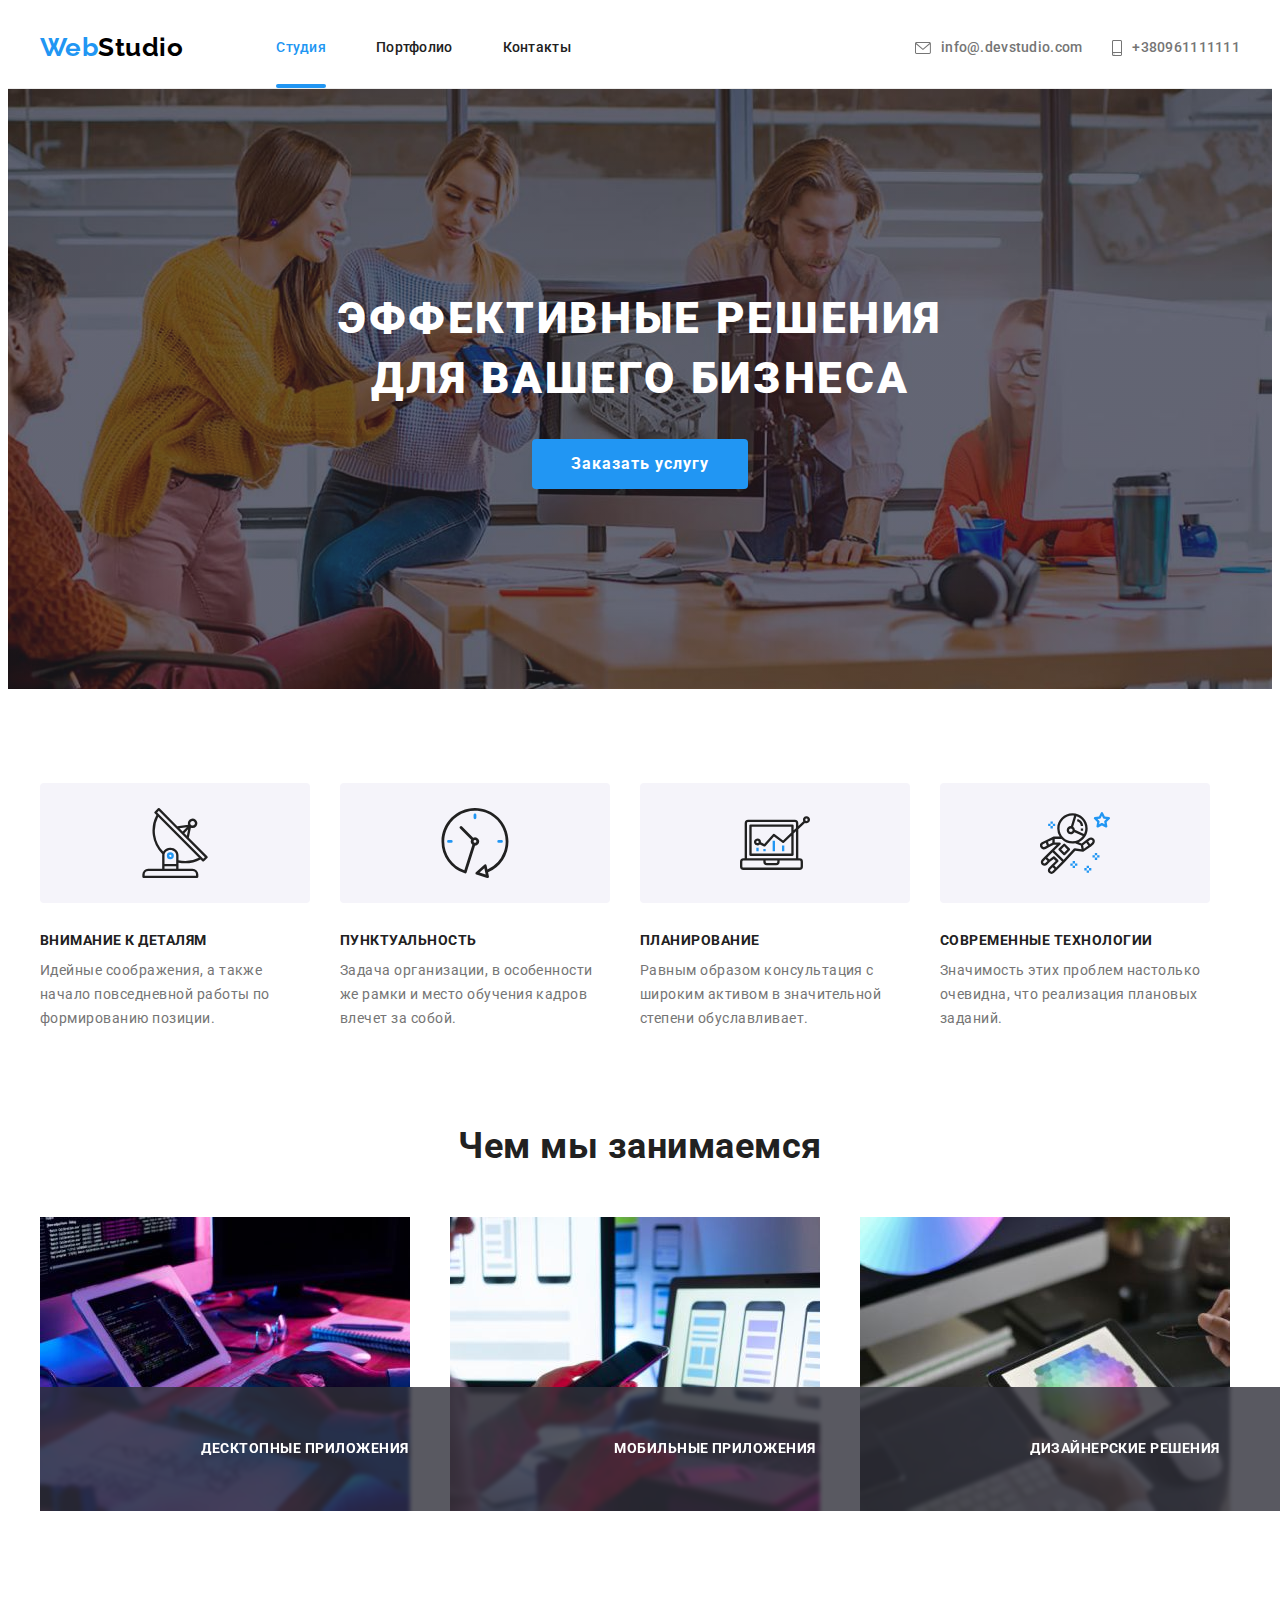
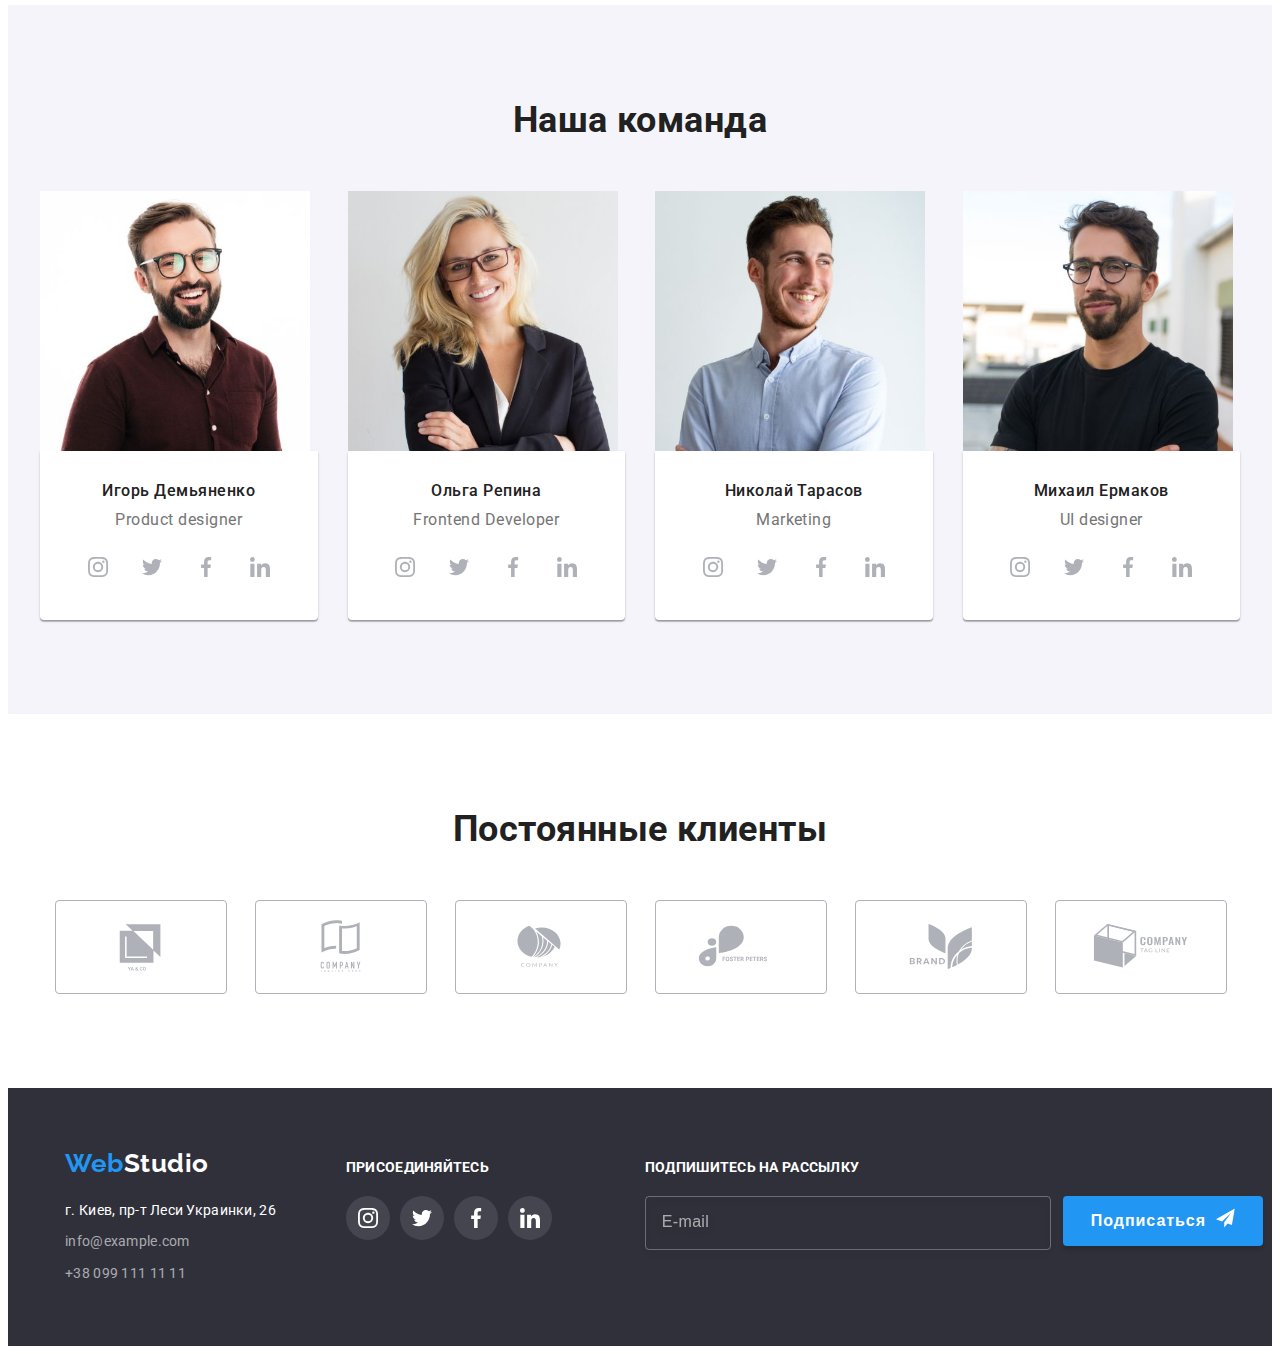
<file: index.html>
<!DOCTYPE html>
<html lang="ru">
    <head>
<meta charset="UTF-8"/>
<!--<meta http-equiv="X-UA-Compatible" content="IE=edge" />-->
<meta name="viewport" content="width=device-width, initial-scale=1.0"/>
<title>Document</title>
<!--<link href="https://fonts.googleapis.com/css2?family=Raleway:wght@700&display=swap" rel="stylesheet">-->
<link href="https://fonts.googleapis.com/css2?family=Raleway:wght@700&family=Roboto:wght@400;500;700;900&display=swap"
    rel="stylesheet"/>
<!--Modern-normalize start-->
<link rel="stylesheet" href="https://cdnjs.cloudflare.com/ajax/libs/modern-normalize/1.1.0/modern-normalize.min.css"
    integrity="sha512-wpPYUAdjBVSE4KJnH1VR1HeZfpl1ub8YT/NKx4PuQ5NmX2tKuGu6U/JRp5y+Y8XG2tV+wKQpNHVUX03MfMFn9Q=="
    crossorigin="anonymous" referrerpolicy="no-referrer" />
<!--Modern-normalize end-->
<!--Main min css-->
<link rel="stylesheet" href="./css/main.min.css" />
<!--Custom styles start-->
<!--<link rel="stylesheet" href="./css/styles.css"/>-->
<!--Custom styles end-->
    </head>
    <body data-page>
        <!--Шапка сайта-->
<header class="header">
    <div class="container header__container">
        <a href="./index.html" class="logo">Web<span class="logo--black">Studio</span></a>
        <button class="menu-btn" type="button" data-menu-open>
            <svg width="40" height="40">
                <use href="./images/icons.svg#icon-menu-open"></use>
            </svg>
        </button>
    <!--<button type="button" class="menu-button" aria-expanded="false" aria-controls="menu-container" data-menu-button>
        <svg class="menu-button__icon" width="40" height="40" aria-label="Переключатель мобильного меню">
            <use class="icon-menu-close" href="./images/icons.svg#icon-menu-close"></use>
            <use class="icon-menu-open" href="./images/icons.svg#icon-menu-open"></use>
        </svg>
    </button>-->
    <nav class="nav">
            <ul class="nav__list list">
                <li> <a href="./index.html" class="nav__link link current">Студия</a> </li>
                <li> <a href="./portfolio.html" class="nav__link link">Портфолио</a> </li>
                <li> <a href="" class="nav__link link">Контакты</a> </li>
            </ul>
    </nav>
        <ul class="contacts list">
            <li><a href="mailto:info@devstudio.com" class="contacts__mail contacts__link">
                <svg class="contacts__icon" width="16" height="12">
                    <use href="./images/icons.svg#envelope"></use>
                </svg>
                info@.devstudio.com
            </a>
            </li>
            <li><a href="tel:+380961111111" class="contacts__tel contacts__link">
                <svg class="contacts__icon" width="10" height="16">
                    <use href="./images/icons.svg#smartphone"></use>
                </svg>
                +380961111111
            </a>
        </li>
        </ul>
    </div> 
</header>
<main>
<!--Герой-->
<div>
    <section class="hero overlay">
        <h1 class="hero__title">Эффективные решения <br /> для вашего бизнеса</h1>
        <button type="button" class="hero__btn" data-modal-open>Заказать услугу</button>
    </section>
</div>
<!--Преимущества-->
<section class="section-benefits">
    <div class="container">
        <h2 class="visually-hidden">Наши преимущества</h2>
        <ul class="section-benefits__list list">
            <li class="section-benefits__item icon-antenna">
                <div class="section-benefits__icons">
                    <svg class="section-benefits__icon" width="70" height="70">
                        <use href="./images/icons.svg#antenna"></use>
                    </svg>
                </div>
                <h3 class="section-benefits__title">Внимание к деталям</h3>
                <p class="section-benefits__text">Идейные соображения, а также начало повседневной работы по формированию
                    позиции.</p>
            </li>
            <li class="section-benefits__item icon-clock">
                <div class="section-benefits__icons">
                    <svg class="section-benefits__icon" width="70" height="70">
                        <use href="./images/icons.svg#clock"></use>
                    </svg>
                </div>
                <h3 class="section-benefits__title">Пунктуальность</h3>
                <p class="section-benefits__text">Задача организации, в особенности же рамки и место обучения кадров влечет за
                    собой.</p>
            </li>
            <li class="section-benefits__item icon-diagram">
                <div class="section-benefits__icons">
                    <svg class="section-benefits__icon" width="70" height="70">
                        <use href="./images/icons.svg#diagram"></use>
                    </svg>
                </div>
                <h3 class="section-benefits__title">Планирование</h3>
                <p class="section-benefits__text">Равным образом консультация с широким активом в значительной степени
                    обуславливает.</p>
            </li>
            <li class="section-benefits__item icon-astronaut">
                <div class="section-benefits__icons">
                    <svg class="section-benefits__icon" width="70" height="70">
                        <use href="./images/icons.svg#astronaut"></use>
                    </svg>
                </div>
                <h3 class="section-benefits__title">Современные технологии</h3>
                <p class="section-benefits__text">Значимость этих проблем настолько очевидна, что реализация плановых заданий.
                </p>
            </li>
        </ul>
    </div> 
</section>
<!--Чем мы занимаемся-->
<section class="section">
    <div class="container">
            <h2 class="section__title">Чем мы занимаемся</h2>
            <ul class="section__work-list list card-set">
                <li class="section__item card-set__item">
                    <a href="">
                        <img
                        srcset="
                        ./images\work\img1work@1x_370_result.jpg 370w,
                        ./images\work\img1work@1x_740_result.jpg 740w"
                        class="section__img"
                        sizes="(min-width: 1200px) 370px, (min-width: 768px) 354px, 100vw"
                        src="./images/box1.jpg" 
                        alt="Верстка сайтов" 
                        width="370" height="294">
                    <div class="project-overlay">
                        <p class="project-overlay__text">
                            Десктопные приложения
                        </p>
                    </div>
                    </a>
                </li>
                <li class="section__item card-set__item">
                    <a href="">
                        <img 
                        srcset="
                        ./images\work\img2work@1x_370_result.jpg 370w,
                        ./images\work\img2work@1x_740_result.jpg 740w"
                        class="section__img"
                        sizes="(min-width: 1200px) 370px, (min-width: 768px) 354px, 100vw"
                        src="./images/box2.jpg" 
                        alt="Верстка мобильных приложений" 
                        width="370" height="294">
                    <div class="project-overlay">
                        <p class="project-overlay__text">
                            Мобильные приложения
                        </p>
                    </div>
                    </a>
                </li>
                <li class="section__item card-set__item">
                    <a href="">
                        <img
                        srcset="
                        ./images\work\img3work@1x_370_result.jpg 370w,
                        ./images\work\img3work@1x_740_result.jpg 740w"
                        class="section__img"
                        sizes="(min-width: 1200px) 370px, (min-width: 768px) 354px, 100vw" 
                        src="./images/box3.jpg" 
                        alt="Веб-дизайн" 
                        width="370" height="294">
                    <div class="project-overlay">
                        <p class="project-overlay__text">
                            Дизайнерские решения
                        </p>
                    </div>
                    </a>
                </li>
            </ul>
    </div>
</section>
<!--Наша команда-->
<section class="section-team">
    <div class="container section-team__container">
        <h2 class="section-team__title">Наша команда</h2>
        <ul class=" section-team__list list card-set">
            <li class="section-team__item card-set__item">
                <a href="">
            <img 
            srcset="
              ./images\team\img1team@1x_270_result.jpg 270w,
              ./images\team\img1team@1x_354_result.jpg 354w,
              ./images\team\img1team@1x_450_result.jpg 450w,
              ./images\team\img1team@2x_540_result.jpg 540w,
              ./images\team\img1team@2x_708_result.jpg 708w,
              ./images\team\img1team@2x_900_result.jpg 900w
            "
            class="section-team__img"
            sizes="(min-width: 1200px) 370px, (min-width: 768px) 354px, 100vw"
            src="./images/photo1.jpg" 
            alt="Фото Игорь Демьяненко"
            width="450" height="460">
                </a>
                
                <div class="section-team__wrapper">
                    <h3 class="section-team__name">Игорь Демьяненко</h3>
                    <p lang="en" class="section-team__profession">Product designer</p>
                <ul class="list socials">
                    <li class="socials__item">
                        <a class="link socials__link" href="" target="_blank" rel="noopener noreferrer" aria-label="Instagram">
                            <svg  class="socials__icon" width="20" height="20">
                                <use href="./images/icons.svg#instagram"></use>
                            </svg>
                        </a>
                    </li>
                    <li class="socials__item">
                        <a class="link socials__link" href="" target="_blank" rel="noopener noreferrer" aria-label="Twitter">
                            <svg  class="socials__icon" width="20" height="20">
                                <use href="./images/icons.svg#twitter"></use>
                            </svg>
                        </a>
                    </li>
                    <li class="socials__item">
                        <a class="link socials__link" href="" target="_blank" rel="noopener noreferrer" aria-label="Facebook">
                            <svg  class="socials__icon" width="20" height="20">
                                <use href="./images/icons.svg#facebook"></use>
                            </svg>
                        </a>
                    </li>
                    <li class="socials__item">
                        <a class="link socials__link" href="" target="_blank" rel="noopener noreferrer" aria-label="linkedin">
                            <svg  class="socials__icon" width="20" height="20">
                                <use href="./images/icons.svg#linkedin"></use>
                            </svg>
                        </a>
                    </li>
                </ul>
                </div>  
            </li>
            <li class="section-team__item card-set__item">
                <a href="">
                    <img
                     srcset="
                    ./images\team\img2team@1x_270_result.jpg 270w,
                    ./images\team\img2team@1x_354_result.jpg 354w,
                    ./images\team\img2team@1x_450_result.jpg 450w,
                    ./images\team\img2team@2x_540_result.jpg 540w,
                    ./images\team\img2team@2x_708_result.jpg 708w,
                    ./images\team\img2team@2x_900_result.jpg 900w"
            class="section-team__img"
            sizes="(min-width: 1200px) 370px, (min-width: 768px) 354px, 100vw"
                     src="./images/photo2.jpg" 
                     alt="Фото Ольга Репина" 
                     width="450" height="460">
                </a>
                <div class="section-team__wrapper">
                    <h3 class="section-team__name">Ольга Репина</h3>
                    <p lang="en" class="section-team__profession">Frontend Developer</p>
                <ul class="list socials">
                    <li class="socials__item">
                        <a class="link socials__link" href="" target="_blank" rel="noopener noreferrer" aria-label="Instagram">
                            <svg class="socials__icon" width="20" height="20">
                                <use href="./images/icons.svg#instagram"></use>
                            </svg>
                        </a>
                    </li>
                    <li class="socials__item">
                        <a class="link socials__link" href="" target="_blank" rel="noopener noreferrer" aria-label="Twitter">
                            <svg class="socials__icon" width="20" height="20">
                                <use href="./images/icons.svg#twitter"></use>
                            </svg>
                        </a>
                    </li>
                    <li class="socials__item">
                        <a class="link socials__link" href="" target="_blank" rel="noopener noreferrer" aria-label="Facebook">
                            <svg class="socials__icon" width="20" height="20">
                                <use href="./images/icons.svg#facebook"></use>
                            </svg>
                        </a>
                    </li>
                    <li class="socials__item">
                        <a class="link socials__link" href="" target="_blank" rel="noopener noreferrer" aria-label="linkedin">
                            <svg class="socials__icon" width="20" height="20">
                                <use href="./images/icons.svg#linkedin"></use>
                            </svg>
                        </a>
                    </li>
                </ul>
                </div> 
            </li>
            <li class="section-team__item card-set__item">
                <a href="">
                    <img 
                     srcset="
                     ./images\team\img3team@1x_270_result.jpg 270w,
                     ./images\team\img3team@1x_354_result.jpg 354w,
                     ./images\team\img3team@1x_450_result.jpg 450w,
                     ./images\team\img3team@2x_540_result.jpg 540w,
                     ./images\team\img3team@2x_708_result.jpg 708w,
                     ./images\team\img3team@2x_900_result.jpg 900w"
                     class="section-team__img"
                     sizes="(min-width: 1200px) 370px, (min-width: 768px) 354px, 100vw"
                     src="./images/photo3.jpg" 
                     alt="Фото Николай Тарасов" 
                     width="450" height="460">
                </a>
                <div class="section-team__wrapper">
                    <h3 class="section-team__name">Николай Тарасов</h3>
                    <p lang="en" class="section-team__profession">Marketing</p>
                <ul class="list socials">
                    <li class="socials__item">
                        <a class="link socials__link" href="" target="_blank" rel="noopener noreferrer" aria-label="Instagram">
                            <svg class="socials__icon" width="20" height="20">
                                <use href="./images/icons.svg#instagram"></use>
                            </svg>
                        </a>
                    </li>
                    <li class="socials__item">
                        <a class="link socials__link" href="" target="_blank" rel="noopener noreferrer" aria-label="Twitter">
                            <svg class="socials__icon" width="20" height="20">
                                <use href="./images/icons.svg#twitter"></use>
                            </svg>
                        </a>
                    </li>
                    <li class="socials__item">
                        <a class="link socials__link" href="" target="_blank" rel="noopener noreferrer" aria-label="Facebook">
                            <svg class="socials__icon" width="20" height="20">
                                <use href="./images/icons.svg#facebook"></use>
                            </svg>
                        </a>
                    </li>
                    <li class="socials__item">
                        <a class="link socials__link" href="" target="_blank" rel="noopener noreferrer" aria-label="linkedin">
                            <svg class="socials__icon" width="20" height="20">
                                <use href="./images/icons.svg#linkedin"></use>
                            </svg>
                        </a>
                    </li>
                </ul>
                </div> 
            </li>
            <li class="section-team__item card-set__item">
                <a href="">
                    <img 
                    srcset="
                    ./images\team\img4team@1x_270_result.jpg 270w,
                    ./images\team\img4team@1x_354_result.jpg 354w,
                    ./images\team\img4team@1x_450_result.jpg 450w,
                    ./images\team\img4team@2x_540_result.jpg 540w,
                    ./images\team\img4team@2x_708_result.jpg 708w,
                    ./images\team\img4team@2x_900_result.jpg 900w"
                    class="section-team__img"
                    sizes="(min-width: 1200px) 370px, (min-width: 768px) 354px, 100vw"
                    src="./images/photo4.jpg" 
                    alt="Фото Михаил Ермаков" 
                    width="450" height="460">
                </a>
                <div class="section-team__wrapper">
                    <h3 class="section-team__name">Михаил Ермаков</h3>
                    <p lang="en" class="section-team__profession">UI designer</p>
                <ul class="list socials">
                    <li class="socials__item">
                        <a class="link socials__link" href="" target="_blank" rel="noopener noreferrer" aria-label="Instagram">
                            <svg class="socials__icon" width="20" height="20">
                                <use href="./images/icons.svg#instagram"></use>
                            </svg>
                        </a>
                    </li>
                    <li class="socials__item">
                        <a class="link socials__link" href="" target="_blank" rel="noopener noreferrer" aria-label="Twitter">
                            <svg class="socials__icon" width="20" height="20">
                                <use href="./images/icons.svg#twitter"></use>
                            </svg>
                        </a>
                    </li>
                    <li class="socials__item">
                        <a class="link socials__link" href="" target="_blank" rel="noopener noreferrer" aria-label="Facebook">
                            <svg class="socials__icon" width="20" height="20">
                                <use href="./images/icons.svg#facebook"></use>
                            </svg>
                        </a>
                    </li>
                    <li class="socials__item">
                        <a class="link socials__link" href="" target="_blank" rel="noopener noreferrer" aria-label="linkedin">
                            <svg class="socials__icon" width="20" height="20">
                                <use href="./images/icons.svg#linkedin"></use>
                            </svg>
                        </a>
                    </li>
                </ul>
                </div>
            </li>
        </ul>
    </div>   
</section>
<!--Section clients-->
<section class="section-clients container">
  <h1 class="section-clients__title">Постоянные клиенты</h1> 
  <ul class="clients list">
    <li class="clients__item">
        <a class="link clients__link" href="" target="_blank" rel="noopener noreferrer" aria-label="Company1">
            <svg class="clients__icon" width="106" height="60">
                <use href="./images/icons.svg#logo-1"></use>
            </svg>
        </a>
    </li>
    <li class="clients__item">
        <a class="link clients__link" href="" target="_blank" rel="noopener noreferrer" aria-label="Company2">
            <svg class="clients__icon" width="106" height="60">
                <use href="./images/icons.svg#logo-2"></use>
            </svg>
        </a>
    </li>
    <li class="clients__item">
        <a class="link clients__link" href="" target="_blank" rel="noopener noreferrer" aria-label="Company3">
            <svg class="clients__icon" width="106" height="60">
                <use href="./images/icons.svg#logo-3"></use>
            </svg>
        </a>
    </li>
    <li class="clients__item">
        <a class="link clients__link" href="" target="_blank" rel="noopener noreferrer" aria-label="Company4">
            <svg class="clients__icon" width="106" height="60">
                <use href="./images/icons.svg#logo-4"></use>
            </svg>
        </a>
    </li>
    <li class="clients__item">
        <a class="link clients__link" href="" target="_blank" rel="noopener noreferrer" aria-label="Company5">
            <svg class="clients__icon" width="106" height="60">
                <use href="./images/icons.svg#logo-5"></use>
            </svg>
        </a>
    </li>
    <li class="clients__item">
        <a class="link clients__link" href="" target="_blank" rel="noopener noreferrer" aria-label="Company6">
            <svg class="clients__icon" width="106" height="60">
                <use href="./images/icons.svg#logo-6"></use>
            </svg>
        </a>
    </li>
  </ul> 
</section>
</main>
<!--Футер-->
<footer class="footer">
    <div class="container footer__container">
        <div class="footer-address">
            <a class="footer-address__logo" href="./index.html" lang="en">Web<span class="logo--white">Studio</span></a>
            <address class="footer-address__wrap">
                <ul class="footer-address__list list">
                    <li class="footer-address__item">
                        <a class="footer-address__link--map" href="https://goo.gl/maps/WVLapYZfEZGpbT3C7" target="_blank"
                            rel="noopener noreferrer">г. Киев, пр-т Леси Украинки, 26</a>
                    </li>
                    <li class="footer-address__item">
                        <a class="footer-address__link" href="mailto:info@example.com">info@example.com</a>
                    </li>
                    <li class="footer-address__item">
                        <a class="footer-address__link" href="tel:+380991111111">+38 099 111 11 11</a>
                    </li>
                </ul>
            </address>
        </div>
        <div class="footer-socials">
            <h3 class="footer-socials__title">Присоединяйтесь</h3>
            <ul class="footer-socials__list">
                <li class="footer-socials__item">
                    <a class="footer-socials__link" href="" target="_blank" rel="noopener noreferrer"
                        aria-label="instagram">
                        <svg width="20" height="20">
                            <use href="./images/icons.svg#instagram"></use>
                        </svg>
                    </a>
                </li>
                <li class="footer-socials__item">
                    <a class="footer-socials__link" href="" target="_blank" rel="noopener noreferrer" aria-label="twitter">
                        <svg width="20" height="20">
                            <use href="./images/icons.svg#twitter"></use>
                        </svg>
                    </a>
                </li>
                <li class="footer-socials__item">
                    <a class="footer-socials__link" href="" target="_blank" rel="noopener noreferrer" aria-label="facebook">
                        <svg width="20" height="20">
                            <use href="./images/icons.svg#facebook"></use>
                        </svg>
                    </a>
                </li>
                <li class="footer-socials__item">
                    <a class="footer-socials__link" href="" target="_blank" rel="noopener noreferrer" aria-label="linkedin">
                        <svg width="20" height="20">
                            <use href="./images/icons.svg#linkedin"></use>
                        </svg>
                    </a>
                </li>
            </ul>
        </div>
        <div class="footer-form" role="group">
            <form class="footer-form__send" action="">
                <h3 class="footer-form__title">Подпишитесь на рассылку</h3>
                <div class="footer-form__group">
                    <label class="footer-form__label" for="email-footer" type="email">
                        <input class="footer-form__input" type="text" id="email-footer" placeholder="E-mail" />
                    </label>
                    <button class="footer-form__btn" type="submit">
                        Подписаться
                        <svg class="footer-form__icon" width="24" height="24">
                            <use href="./images/icons.svg#icon-send"></use>
                        </svg>
                    </button>
                </div>
            </form>
        </div>
    </div>
</footer>
<!--Модальне вікно--> 
<div class="backdrop is-hidden" data-modal>
    <div class="modal">
        <button class="modal__btn" data-modal-close>
            <svg class="modal__btn-icon" width="11" height="11">
                <use href="./images/icons.svg#close"></use>
            </svg>
        </button>
        <form class="register-form">
            <strong class="register-form__title">Оставьте свои данные, мы вам перезвоним</strong>
            <div class="register-form__group" role="group">
                <label class="register-form__wrap">
                    <span class="register-form__label">Имя</span>
                    <div class="register-form__box">
                        <input class="register-form__input" type="name" name="user-name" />
                    <svg class="register-form__icon" width="12" height="12">
                        <use href="./images/icons.svg#namevector"></use>
                    </svg>
                    </div>
                </label>
                
                <label class="register-form__wrap">
                    <span class="register-form__label">Телефон</span>
                    <div class="register-form__box">
                        <input class="register-form__input" type="tel" name="user-phone" />
                    <svg class="register-form__icon" width="18" height="18">
                        <use href="./images/icons.svg#phoneblack"></use>
                    </svg>
                    </div>
                </label>
                
                <label class="register-form__wrap">
                    <span class="register-form__label">Почта</span>
                    <div class="register-form__box">
                        <input class="register-form__input" type="email" name="user-email" />
                    <svg class="register-form__icon" width="18" height="18">
                        <use href="./images/icons.svg#emailblack"></use>
                    </svg>
                    </div>
                </label>
                
                <label class="register-form__wrap">
                    <span class="register-form__label">Комментарий</span>
                    <textarea class="register-form__textarea" type="comment" name="user-comment" placeholder="Введите текст" rows="5"></textarea>
                </label>
            </div>

            <label class="register-form__agreement">
                <input class="register-form__checkbox visually-hidden" type="checkbox" name="agreement" />
                <svg class="register-icon" width="16" height="15">
                    <use class="register-icon--uncheck" href="./images/icons.svg#notcheck"></use>
                    <use class="register-icon--check" href="./images/icons.svg#iconcheck"></use>
                </svg>
                <span class="register-form__agreement-text">
                    Соглашаюсь с рассылкой и принимаю
                    <a class="register-form__agreement-link" href="">Умови договору</a>
                </span>
            </label>
        
            <button class="register-form__btn" type="submit">
                Отправить
            </button>
        </form>
    </div>
</div>
<!--Mobile menu -->
<div class="menu-overlay" data-menu>
    <div class="menu-container">
        <button class="menu-btn" type="button" data-menu-close>
            <svg class="menu-close-icon" width="40" height="40">
                <use href="./images/icons.svg#icon-menu-close"></use>
            </svg>
        </button>

        <ul class="mobile-nav list">
            <li class="mobile-nav__item">
                <a href="./index.html" class="mobile-nav__link link current">Студия</a>
            </li>
            <li class="mobile-nav__item">
                <a href="./portfolio.html" class="mobile-nav__link link">Портфолио</a>
            </li>
            <li class="mobile-nav__item">
                <a href="" class="mobile-nav__link link">Контакты</a>
            </li>
        </ul>
        <ul class="mobile-contacts list">
            <li class="mobile-contacts__item">
                <a class="mobile-contacts__tel link" href="tel:+380961111111">+380961111111</a>
            </li>
            <li class="mobile-contacts__item">
                <a class="mobile-contacts__mail link" href="mailto:info@devstudio.com">
                    info@.devstudio.com
                </a>
            </li> 
        </ul>
        <ul class="mobile-socials list">
            <li class="mobile-socials__item">
                <a href="" class="mobile-socials__link link">Instagram</a>
            </li>
            <li class="mobile-socials__item">
                <a href="" class="mobile-socials__link link">Twitter</a>
            </li>
            <li class="mobile-socials__item">
                <a href="" class="mobile-socials__link link">Facebook</a>
            </li>
            <li class="mobile-socials__item">
                <a href="" class="mobile-socials__link link">LinkedIn</a>
            </li>
        </ul>
    </div>
</div>
<!--<script src="./js/header-scroll.js"></script>-->
<script src="./js/modal.js"></script>
<script src="./js/mobile-menu.js"></script>
    </body>
</html>
</file>
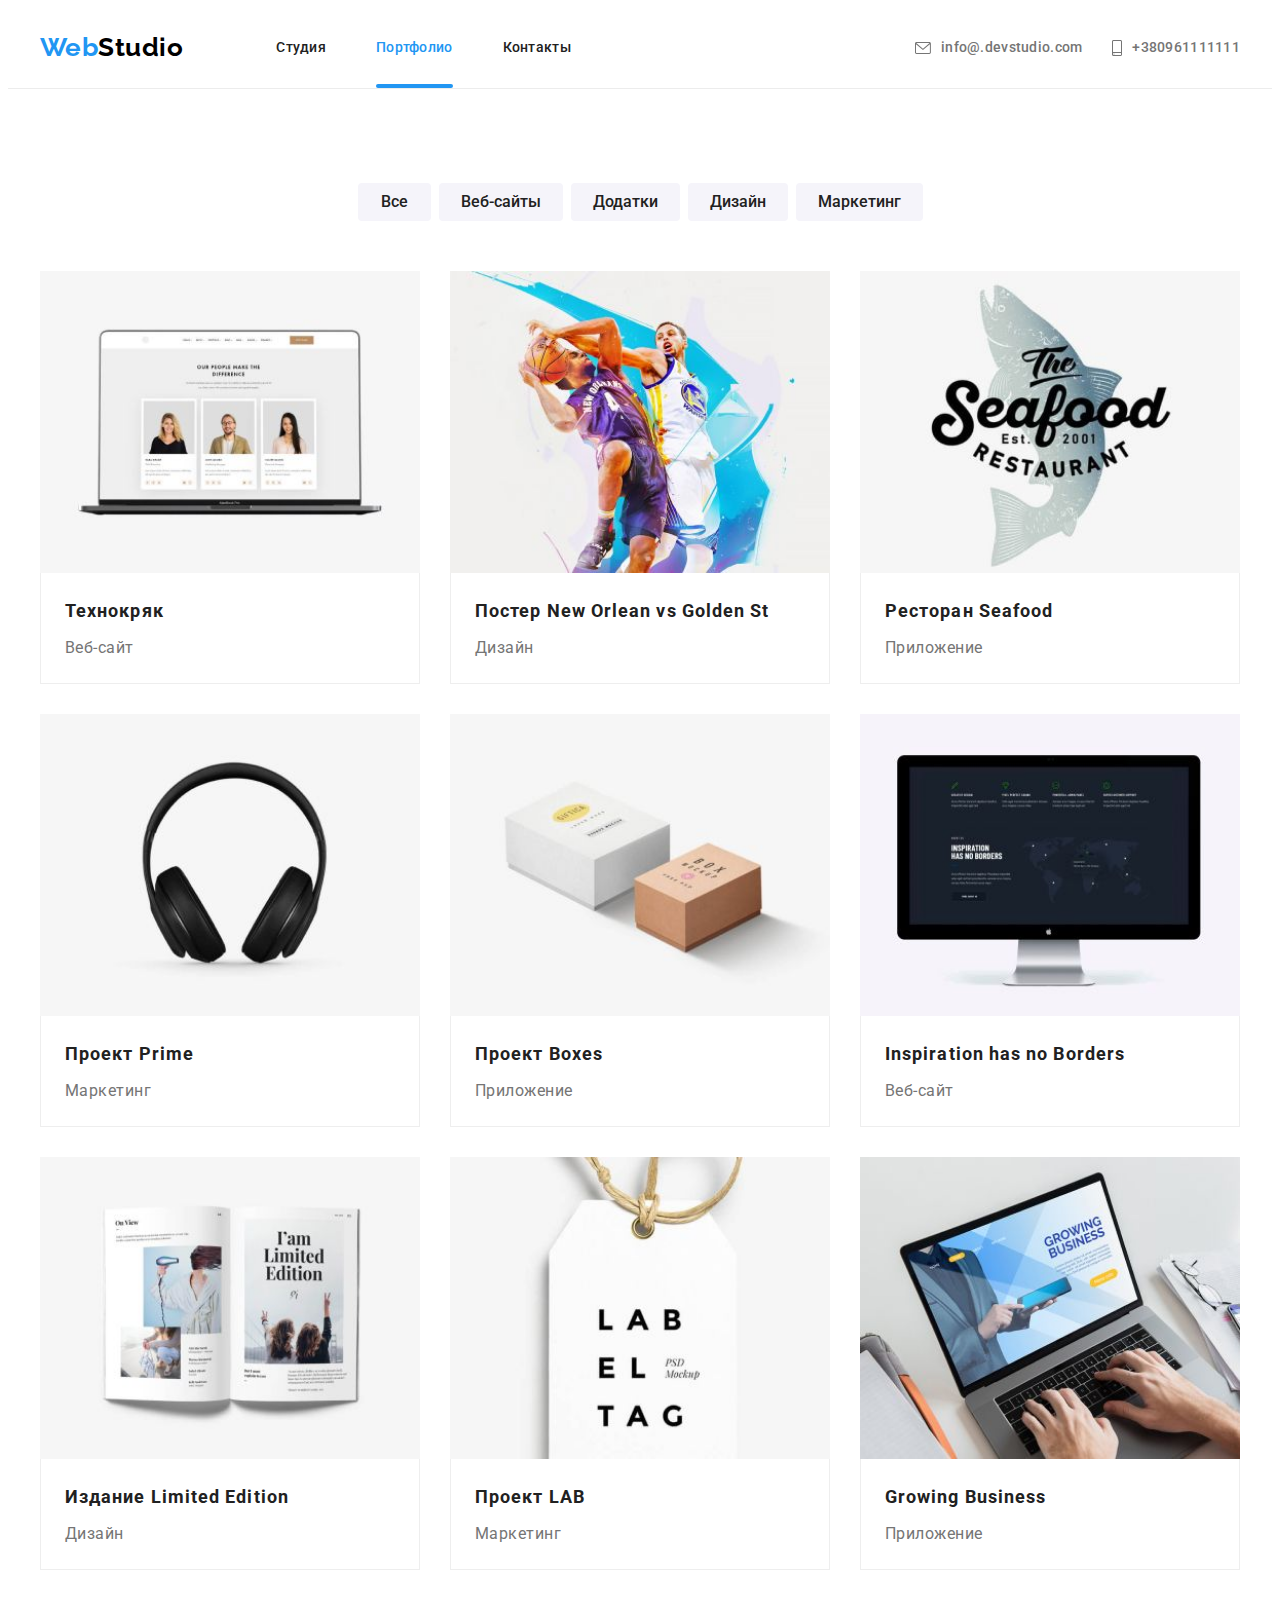
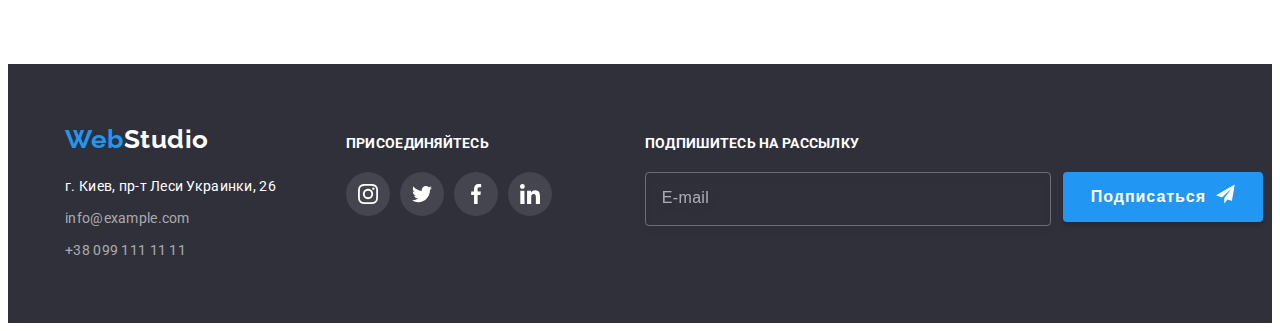
<file: portfolio.html>
<!DOCTYPE html>
<html lang="ru">

<head>
    <meta charset="UTF-8" />
    <meta name="viewport" content="width=device-width, initial-scale=1.0" />
    <title>Document</title>
    <link
        href="https://fonts.googleapis.com/css2?family=Raleway:wght@700&family=Roboto:wght@400;500;700;900&display=swap"
        rel="stylesheet" />
    <!--Modern-normalize start-->
    <link rel="stylesheet" href="https://cdnjs.cloudflare.com/ajax/libs/modern-normalize/1.1.0/modern-normalize.min.css"
        integrity="sha512-wpPYUAdjBVSE4KJnH1VR1HeZfpl1ub8YT/NKx4PuQ5NmX2tKuGu6U/JRp5y+Y8XG2tV+wKQpNHVUX03MfMFn9Q=="
        crossorigin="anonymous" referrerpolicy="no-referrer" />
    <!--Modern-normalize end-->
    <!--Portfolio min css-->
    <link rel="stylesheet" href="./css/portfolio.min.css" />
    <!--<link rel="stylesheet" href="./css/styles.css" />-->
</head>
<!--Шапка сайта-->
<header class="header">
    <div class="container header__container">
        <a href="./index.html" class="logo">Web<span class="logo--black">Studio</span></a>
        <button class="menu-btn" type="button" data-menu-open>
            <svg width="40" height="40">
                <use href="./images/icons.svg#icon-menu-open"></use>
            </svg>
        </button>
        <!--<button type="button" class="menu-button" aria-expanded="false" aria-controls="menu-container" data-menu-button>
        <svg class="menu-button__icon" width="40" height="40" aria-label="Переключатель мобильного меню">
            <use class="icon-menu-close" href="./images/icons.svg#icon-menu-close"></use>
            <use class="icon-menu-open" href="./images/icons.svg#icon-menu-open"></use>
        </svg>
    </button>-->
        <nav class="nav">
            <ul class="nav__list list">
                <li> <a href="./index.html" class="nav__link link ">Студия</a> </li>
                <li> <a href="./portfolio.html" class="nav__link link current">Портфолио</a> </li>
                <li> <a href="" class="nav__link link">Контакты</a> </li>
            </ul>
        </nav>
        <ul class="contacts list">
            <li><a href="mailto:info@devstudio.com" class="contacts__mail contacts__link">
                    <svg class="contacts__icon" width="16" height="12">
                        <use href="./images/icons.svg#envelope"></use>
                    </svg>
                    info@.devstudio.com
                </a>
            </li>
            <li><a href="tel:+380961111111" class="contacts__tel contacts__link">
                    <svg class="contacts__icon" width="10" height="16">
                        <use href="./images/icons.svg#smartphone"></use>
                    </svg>
                    +380961111111
                </a>
            </li>
        </ul>
    </div>
</header>
<main>
<!--Galery-->
<main>
    <section class="section-galery">
        <div class="container">
            <h1 class="visually-hidden">Портфолио</h1>
            <ul class="section-galery__btn-list list">
                <li><button type="button" class="section-galery__btn">Все</button></li>
                <li><button type="button" class="section-galery__btn">Веб-сайты</button></li>
                <li><button type="button" class="section-galery__btn">Додатки</button></li>
                <li><button type="button" class="section-galery__btn">Дизайн</button></li>
                <li><button type="button" class="section-galery__btn">Маркетинг</button></li>
            </ul>
            <ul class="portfolio list card-set">
                <li class="portfolio__item card-set__item">
                    <a href="" class="link">
                        <div class="portfolio__thumb">
                            <img
                            srcset="
                            ./images\portfolio\img1pf@1x_354_result.jpg 354w,
                            ./images\portfolio\img1pf@1x_370_result.jpg 370w,
                            ./images\portfolio\img1pf@1x_450_result.jpg 450w,
                            ./images\portfolio\img1pf@2x_708_result.jpg 708w,
                            ./images\portfolio\img1pf@2x_740_result.jpg 740w,
                            ./images\portfolio\img1pf@2x_900_result.jpg 900w"
                class="overlay__img"
                sizes="(min-width: 1200px) 370px, (min-width: 768px) 354px, 100vw" 
                            src="./images/portfolio1.jpg" 
                            alt="Веб-сайт Технокряк" 
                            width="450" height="294">
                            <div class="portfolio__overlay">
                                <p class="portfolio__overlay-text">
                                    Ресурс предлагает комплексные предложения с разным уровнем функционала и сервисов. Все это позволит посетителю получить исчерпывающие сведения о компании или частном лице.
                                </p>
                            </div>
                        </div>
                        <div class="portfolio__wrapper">
                            <h2 class="portfolio__title">Технокряк</h2>
                            <p class="portfolio__text">Веб-сайт</p>
                        </div>
                    </a>
                </li>
                <li class="portfolio__item card-set__item">
                    <a href="" class="link">
                        <div class="portfolio__thumb">
                        <img 
                        srcset="
                        ./images\portfolio\img2pf@1x_354_result.jpg 354w,
                        ./images\portfolio\img2pf@1x_370_result.jpg 370w,
                        ./images\portfolio\img2pf@1x_450_result.jpg 450w,
                        ./images\portfolio\img2pf@2x_708_result.jpg 708w,
                        ./images\portfolio\img2pf@2x_740_result.jpg 740w,
                        ./images\portfolio\img2pf@2x_900_result.jpg 900w"
                        class="overlay__img"
                        sizes="(min-width: 1200px) 370px, (min-width: 768px) 354px, 100vw" 
                        src="./images/portfolio2.jpg" 
                        alt="Постер"
                        width="450" height="294">
                        <div class="portfolio__overlay">
                            <p class="portfolio__overlay-text">
                                Ресурс предлагает комплексные предложения с разным уровнем функционала и сервисов. Все это позволит посетителю
                                получить исчерпывающие сведения о компании или частном лице.
                            </p>
                        </div>
                        </div>
                        <div class="portfolio__wrapper">
                            <h2 class="portfolio__title">Постер New Orlean vs Golden St</h2>
                            <p class="portfolio__text">Дизайн</p>
                        </div>
                    </a>
                </li>
                <li class="portfolio__item card-set__item">
                    <a href="" class="link">
                        <div class="portfolio__thumb">
                            <img 
                            srcset="
                            ./images\portfolio\img3pf@1x_354_result.jpg 354w,
                            ./images\portfolio\img3pf@1x_370_result.jpg 370w,
                            ./images\portfolio\img3pf@1x_450_result.jpg 450w,
                            ./images\portfolio\img3pf@2x_708_result.jpg 708w,
                            ./images\portfolio\img3pf@2x_740_result.jpg 740w,
                            ./images\portfolio\img3pf@2x_900_result.jpg 900w"
                            class="overlay__img"
                            sizes="(min-width: 1200px) 370px, (min-width: 768px) 354px, 100vw" 
                            src="./images/portfolio3.jpg"
                            alt="Приложение для ресторана"
                            width="450" height="294">
                            <div class="portfolio__overlay">
                                <p class="portfolio__overlay-text">
                                    Ресурс предлагает комплексные предложения с разным уровнем функционала и сервисов. Все это позволит посетителю
                                    получить исчерпывающие сведения о компании или частном лице.
                                </p>
                            </div>
                        </div>
                        <div class="portfolio__wrapper">
                            <h2 class="portfolio__title">Ресторан Seafood</h2>
                            <p class="portfolio__text">Приложение</p>
                        </div>
                    </a>
                </li>
                <li class="portfolio__item card-set__item">
                    <a href="" class="link">
                        <div class="portfolio__thumb">
                            <img 
                            srcset="
                            ./images\portfolio\img4pf@1x_354_result.jpg 354w,
                            ./images\portfolio\img4pf@1x_370_result.jpg 370w,
                            ./images\portfolio\img4pf@1x_450_result.jpg 450w,
                            ./images\portfolio\img4pf@2x_708_result.jpg 708w,
                            ./images\portfolio\img4pf@2x_740_result.jpg 740w,
                            ./images\portfolio\img4pf@2x_900_result.jpg 900w"
                            class="overlay__img"
                            sizes="(min-width: 1200px) 370px, (min-width: 768px) 354px, 100vw" 
                            src="./images/portfolio4.jpg"
                            alt="Проект по маркетингу"
                            width="450" height="294">
                            <div class="portfolio__overlay">
                                <p class="portfolio__overlay-text">
                                    Ресурс предлагает комплексные предложения с разным уровнем функционала и сервисов. Все это позволит посетителю
                                    получить исчерпывающие сведения о компании или частном лице.
                                </p>
                            </div>
                        </div>
                        <div class="portfolio__wrapper">
                            <h2 class="portfolio__title">Проект Prime</h2>
                            <p class="portfolio__text">Маркетинг</p>
                        </div>
                    </a>
                </li>
                <li class="portfolio__item card-set__item">
                    <a href="" class="link">
                        <div class="portfolio__thumb">
                            <img 
                            srcset="
                            ./images\portfolio\img5pf@1x_354_result.jpg 354w,
                            ./images\portfolio\img5pf@1x_370_result.jpg 370w,
                            ./images\portfolio\img5pf@1x_450_result.jpg 450w,
                            ./images\portfolio\img5pf@2x_708_result.jpg 708w,
                            ./images\portfolio\img5pf@2x_740_result.jpg 740w,
                            ./images\portfolio\img5pf@2x_900_result.jpg 900w"
                            class="overlay__img"
                            sizes="(min-width: 1200px) 370px, (min-width: 768px) 354px, 100vw" 
                            src="./images/portfolio5.jpg"
                            alt="Приложение"
                            width="450" height="294">
                            <div class="portfolio__overlay">
                                <p class="portfolio__overlay-text">
                                    Ресурс предлагает комплексные предложения с разным уровнем функционала и сервисов. Все это позволит посетителю
                                    получить исчерпывающие сведения о компании или частном лице.
                                </p>
                            </div>
                        </div>
                        <div class="portfolio__wrapper">
                            <h2 class="portfolio__title">Проект Boxes</h2>
                            <p class="portfolio__text">Приложение</p>
                        </div>
                    </a>
                </li>
                <li class="portfolio__item card-set__item">
                    <a href="" class="link">
                        <div class="portfolio__thumb">
                            <img
                            srcset="
                            ./images\portfolio\img6pf@1x_354_result.jpg 354w,
                            ./images\portfolio\img6pf@1x_370_result.jpg 370w,
                            ./images\portfolio\img6pf@1x_450_result.jpg 450w,
                            ./images\portfolio\img6pf@2x_708_result.jpg 708w,
                            ./images\portfolio\img6pf@2x_740_result.jpg 740w,
                            ./images\portfolio\img6pf@2x_900_result.jpg 900w"
                            class="overlay__img"
                            sizes="(min-width: 1200px) 370px, (min-width: 768px) 354px, 100vw" 
                            src="./images/portfolio6.jpg"
                            alt="Веб-сайт" 
                            width="450" height="294">
                            <div class="portfolio__overlay">
                                <p class="portfolio__overlay-text">
                                    Ресурс предлагает комплексные предложения с разным уровнем функционала и сервисов. Все это позволит посетителю
                                    получить исчерпывающие сведения о компании или частном лице.
                                </p>
                            </div>
                        </div> 
                        <div class="portfolio__wrapper">
                            <h2 class="portfolio__title">Inspiration has no Borders</h2>
                            <p class="portfolio__text">Веб-сайт</p>
                        </div>
                    </a>
                </li>
                <li class="portfolio__item card-set__item">
                    <a href="" class="link">
                        <div class="portfolio__thumb">
                            <img 
                            srcset="
                            ./images\portfolio\img7pf@1x_354_result.jpg 354w,
                            ./images\portfolio\img7pf@1x_370_result.jpg 370w,
                            ./images\portfolio\img7pf@1x_450_result.jpg 450w,
                            ./images\portfolio\img7pf@2x_708_result.jpg 708w,
                            ./images\portfolio\img7pf@2x_740_result.jpg 740w,
                            ./images\portfolio\img7pf@2x_900_result.jpg 900w"
                            class="overlay__img"
                            sizes="(min-width: 1200px) 370px, (min-width: 768px) 354px, 100vw" 
                            src="./images/portfolio7.jpg"
                            alt="Книга по дизайну"
                            width="450" height="294">
                            <div class="portfolio__overlay">
                                <p class="portfolio__overlay-text">
                                    Ресурс предлагает комплексные предложения с разным уровнем функционала и сервисов. Все это позволит посетителю
                                    получить исчерпывающие сведения о компании или частном лице.
                                </p>
                            </div>
                        </div>
                        <div class="portfolio__wrapper">
                            <h2 class="portfolio__title">Издание Limited Edition</h2>
                            <p class="portfolio__text">Дизайн</p>
                        </div>
                    </a>
                </li>
                <li class="portfolio__item card-set__item">
                    <a href="" class="link">
                        <div class="portfolio__thumb">
                            <img
                            srcset="
                            ./images\portfolio\img8pf@1x_354_result.jpg 354w,
                            ./images\portfolio\img8pf@1x_370_result.jpg 370w,
                            ./images\portfolio\img8pf@1x_450_result.jpg 450w,
                            ./images\portfolio\img8pf@2x_708_result.jpg 708w,
                            ./images\portfolio\img8pf@2x_740_result.jpg 740w,
                            ./images\portfolio\img8pf@2x_900_result.jpg 900w"
                            class="overlay__img"
                            sizes="(min-width: 1200px) 370px, (min-width: 768px) 354px, 100vw" 
                            src="./images/portfolio8.jpg"
                            alt="Проект LAB"
                            width="450" height="294">
                            <div class="portfolio__overlay">
                                <p class="portfolio__overlay-text">
                                    Ресурс предлагает комплексные предложения с разным уровнем функционала и сервисов. Все это позволит посетителю
                                    получить исчерпывающие сведения о компании или частном лице.
                                </p>
                            </div>
                        </div>
                        <div class="portfolio__wrapper">
                            <h2 class="portfolio__title">Проект LAB</h2>
                            <p class="portfolio__text">Маркетинг</p>
                        </div>
                    </a>
                </li>
                <li class="portfolio__item card-set__item">
                    <a href="" class="link">
                        <div class="portfolio__thumb">
                            <img 
                            srcset="
                            ./images\portfolio\img9pf@1x_354_result.jpg 354w,
                            ./images\portfolio\img9pf@1x_370_result.jpg 370w,
                            ./images\portfolio\img9pf@1x_450_result.jpg 450w,
                            ./images\portfolio\img9pf@2x_708_result.jpg 708w,
                            ./images\portfolio\img9pf@2x_740_result.jpg 740w,
                            ./images\portfolio\img9pf@2x_900_result.jpg 900w"
                            class="overlay__img"
                            sizes="(min-width: 1200px) 370px, (min-width: 768px) 354px, 100vw" 
                            src="./images/portfolio9.jpg"
                            alt="Приложение" 
                            width="450" height="294">
                            <div class="portfolio__overlay">
                                <p class="portfolio__overlay-text">
                                    Ресурс предлагает комплексные предложения с разным уровнем функционала и сервисов. Все это позволит посетителю
                                    получить исчерпывающие сведения о компании или частном лице.
                                </p>
                            </div>
                        </div>
                        <div class="portfolio__wrapper">
                            <h2 class="portfolio__title">Growing Business</h2>
                            <p class="portfolio__text">Приложение</p>
                        </div>
                    </a>
                </li>
            </ul>
        </div>
    </section>
</main>
<!--Футер-->
<footer class="footer">
    <div class="container footer__container">
        <div class="footer-address">
            <a class="footer-address__logo" href="./index.html" lang="en">Web<span class="logo--white">Studio</span></a>
            <address class="footer-address__wrap">
                <ul class="footer-address__list list">
                    <li class="footer-address__item">
                        <a class="footer-address__link--map" href="https://goo.gl/maps/WVLapYZfEZGpbT3C7"
                            target="_blank" rel="noopener noreferrer">г. Киев, пр-т Леси Украинки, 26</a>
                    </li>
                    <li class="footer-address__item">
                        <a class="footer-address__link" href="mailto:info@example.com">info@example.com</a>
                    </li>
                    <li class="footer-address__item">
                        <a class="footer-address__link" href="tel:+380991111111">+38 099 111 11 11</a>
                    </li>
                </ul>
            </address>
        </div>
        <div class="footer-socials">
            <h3 class="footer-socials__title">Присоединяйтесь</h3>
            <ul class="footer-socials__list">
                <li class="footer-socials__item">
                    <a class="footer-socials__link" href="" target="_blank" rel="noopener noreferrer"
                        aria-label="instagram">
                        <svg width="20" height="20">
                            <use href="./images/icons.svg#instagram"></use>
                        </svg>
                    </a>
                </li>
                <li class="footer-socials__item">
                    <a class="footer-socials__link" href="" target="_blank" rel="noopener noreferrer"
                        aria-label="twitter">
                        <svg width="20" height="20">
                            <use href="./images/icons.svg#twitter"></use>
                        </svg>
                    </a>
                </li>
                <li class="footer-socials__item">
                    <a class="footer-socials__link" href="" target="_blank" rel="noopener noreferrer"
                        aria-label="facebook">
                        <svg width="20" height="20">
                            <use href="./images/icons.svg#facebook"></use>
                        </svg>
                    </a>
                </li>
                <li class="footer-socials__item">
                    <a class="footer-socials__link" href="" target="_blank" rel="noopener noreferrer"
                        aria-label="linkedin">
                        <svg width="20" height="20">
                            <use href="./images/icons.svg#linkedin"></use>
                        </svg>
                    </a>
                </li>
            </ul>
        </div>
        <div class="footer-form" role="group">
            <form class="footer-form__send" action="">
                <h3 class="footer-form__title">Подпишитесь на рассылку</h3>
                <div class="footer-form__group">
                    <label class="footer-form__label" for="email-footer" type="email">
                        <input class="footer-form__input" type="text" id="email-footer" placeholder="E-mail" required
                            minlength="4" />
                    </label>
                    <button class="footer-form__btn" type="submit">
                        Подписаться
                        <svg class="footer-form__icon" width="24" height="24">
                            <use href="./images/icons.svg#icon-send"></use>
                        </svg>
                    </button>
                </div>
            </form>
        </div>
    </div>
</footer>
<!--Mobile menu -->
<div class="menu-overlay" data-menu>
    <div class="menu-container">
        <button class="menu-btn" type="button" data-menu-close>
            <svg class="menu-close-icon" width="40" height="40">
                <use href="./images/icons.svg#icon-menu-close"></use>
            </svg>
        </button>

        <ul class="mobile-nav list">
            <li class="mobile-nav__item">
                <a href="./index.html" class="mobile-nav__link link current">Студия</a>
            </li>
            <li class="mobile-nav__item">
                <a href="./portfolio.html" class="mobile-nav__link link">Портфолио</a>
            </li>
            <li class="mobile-nav__item">
                <a href="" class="mobile-nav__link link">Контакты</a>
            </li>
        </ul>
        <ul class="mobile-contacts list">
            <li class="mobile-contacts__item">
                <a class="mobile-contacts__tel link" href="tel:+380961111111">+380961111111</a>
            </li>
            <li class="mobile-contacts__item">
                <a class="mobile-contacts__mail link" href="mailto:info@devstudio.com">
                    info@.devstudio.com
                </a>
            </li>
        </ul>
        <ul class="mobile-socials list">
            <li class="mobile-socials__item">
                <a href="" class="mobile-socials__link link">Instagram</a>
            </li>
            <li class="mobile-socials__item">
                <a href="" class="mobile-socials__link link">Twitter</a>
            </li>
            <li class="mobile-socials__item">
                <a href="" class="mobile-socials__link link">Facebook</a>
            </li>
            <li class="mobile-socials__item">
                <a href="" class="mobile-socials__link link">LinkedIn</a>
            </li>
        </ul>
    </div>
</div>
<!--<script src="./js/header-scroll.js"></script>-->
<!--<script src="./js/modal.js"></script>-->
<script src="./js/mobile-menu.js"></script>
</body>

</html>
</file>
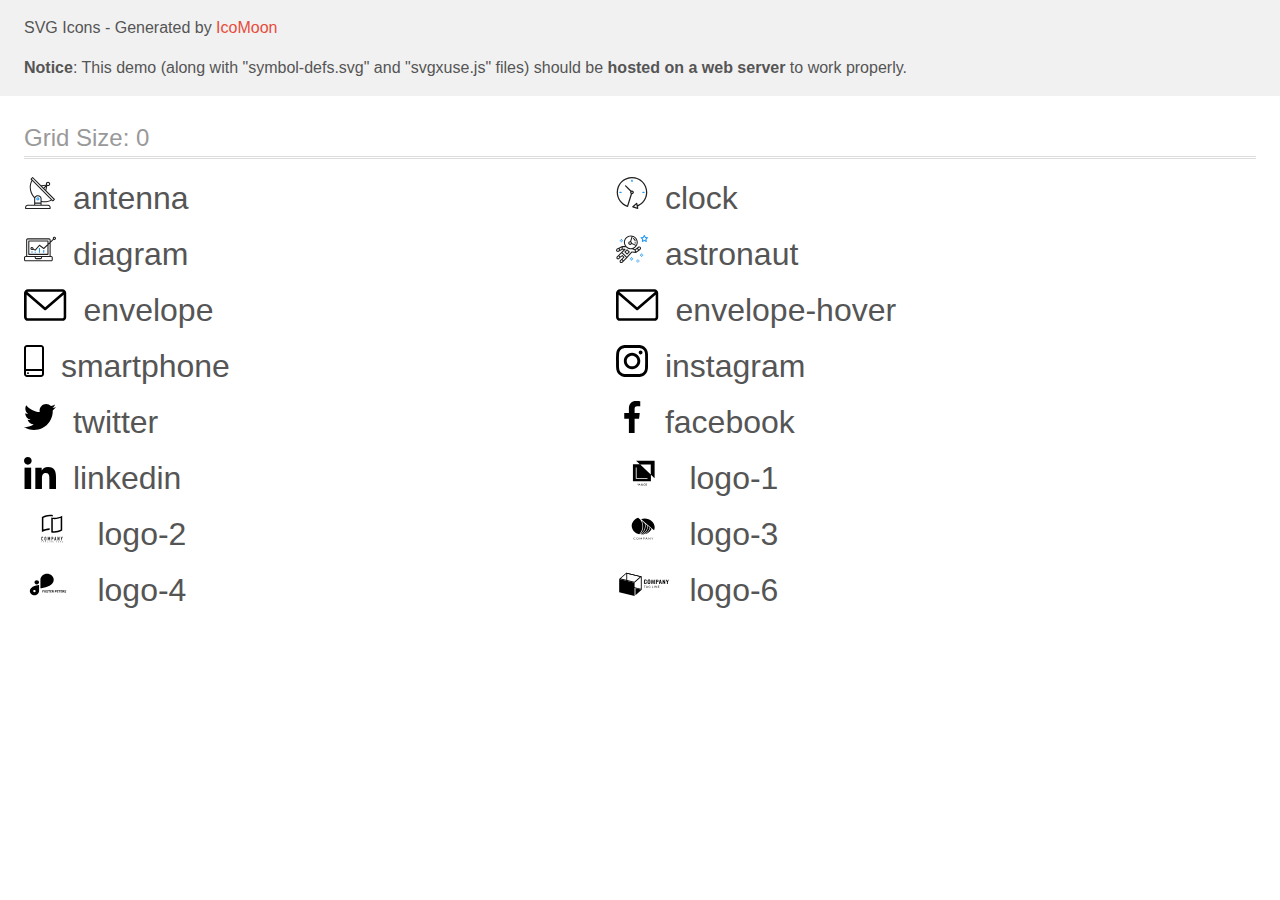
<file: icons/demo-external-svg.html>
<!doctype html>
<html>
<head>
    <title>IcoMoon - SVG Icons</title>
    <meta charset="utf-8">
    <meta name="viewport" content="width=device-width, initial-scale=1">
    <link rel="stylesheet" href="demo-files/demo.css">
    <link rel="stylesheet" href="style.css">
</head>
<body>
<header class="bgc1 clearfix">
<div class="mhl">
    <p>SVG Icons - Generated by <a href="https://icomoon.io/app">IcoMoon</a></p><p><strong>Notice</strong>: This demo (along with "symbol-defs.svg" and "svgxuse.js" files) should be <b>hosted on a web server</b> to work properly.</p>
</div>
</header>
    <div class="clearfix mhl ptl">
        <h1 class="mvm mtn fgc1">Grid Size: 0</h1>
        <div class="glyph fs1">
            <div class="clearfix pbs">
                <svg class="icon antenna"><use xlink:href="symbol-defs.svg#antenna"></use></svg><span class="name"> antenna</span>
            </div>
        </div>
        <div class="glyph fs1">
            <div class="clearfix pbs">
                <svg class="icon clock"><use xlink:href="symbol-defs.svg#clock"></use></svg><span class="name"> clock</span>
            </div>
        </div>
        <div class="glyph fs1">
            <div class="clearfix pbs">
                <svg class="icon diagram"><use xlink:href="symbol-defs.svg#diagram"></use></svg><span class="name"> diagram</span>
            </div>
        </div>
        <div class="glyph fs1">
            <div class="clearfix pbs">
                <svg class="icon astronaut"><use xlink:href="symbol-defs.svg#astronaut"></use></svg><span class="name"> astronaut</span>
            </div>
        </div>
        <div class="glyph fs1">
            <div class="clearfix pbs">
                <svg class="icon envelope"><use xlink:href="symbol-defs.svg#envelope"></use></svg><span class="name"> envelope</span>
            </div>
        </div>
        <div class="glyph fs1">
            <div class="clearfix pbs">
                <svg class="icon envelope-hover"><use xlink:href="symbol-defs.svg#envelope-hover"></use></svg><span class="name"> envelope-hover</span>
            </div>
        </div>
        <div class="glyph fs1">
            <div class="clearfix pbs">
                <svg class="icon smartphone"><use xlink:href="symbol-defs.svg#smartphone"></use></svg><span class="name"> smartphone</span>
            </div>
        </div>
        <div class="glyph fs1">
            <div class="clearfix pbs">
                <svg class="icon instagram"><use xlink:href="symbol-defs.svg#instagram"></use></svg><span class="name"> instagram</span>
            </div>
        </div>
        <div class="glyph fs1">
            <div class="clearfix pbs">
                <svg class="icon twitter"><use xlink:href="symbol-defs.svg#twitter"></use></svg><span class="name"> twitter</span>
            </div>
        </div>
        <div class="glyph fs1">
            <div class="clearfix pbs">
                <svg class="icon facebook"><use xlink:href="symbol-defs.svg#facebook"></use></svg><span class="name"> facebook</span>
            </div>
        </div>
        <div class="glyph fs1">
            <div class="clearfix pbs">
                <svg class="icon linkedin"><use xlink:href="symbol-defs.svg#linkedin"></use></svg><span class="name"> linkedin</span>
            </div>
        </div>
        <div class="glyph fs1">
            <div class="clearfix pbs">
                <svg class="icon logo-1"><use xlink:href="symbol-defs.svg#logo-1"></use></svg><span class="name"> logo-1</span>
            </div>
        </div>
        <div class="glyph fs1">
            <div class="clearfix pbs">
                <svg class="icon logo-2"><use xlink:href="symbol-defs.svg#logo-2"></use></svg><span class="name"> logo-2</span>
            </div>
        </div>
        <div class="glyph fs1">
            <div class="clearfix pbs">
                <svg class="icon logo-3"><use xlink:href="symbol-defs.svg#logo-3"></use></svg><span class="name"> logo-3</span>
            </div>
        </div>
        <div class="glyph fs1">
            <div class="clearfix pbs">
                <svg class="icon logo-4"><use xlink:href="symbol-defs.svg#logo-4"></use></svg><span class="name"> logo-4</span>
            </div>
        </div>
        <div class="glyph fs1">
            <div class="clearfix pbs">
                <svg class="icon logo-6"><use xlink:href="symbol-defs.svg#logo-6"></use></svg><span class="name"> logo-6</span>
            </div>
        </div>
  </div>
<script defer src="svgxuse.js"></script>
</body>
</html>
</file>
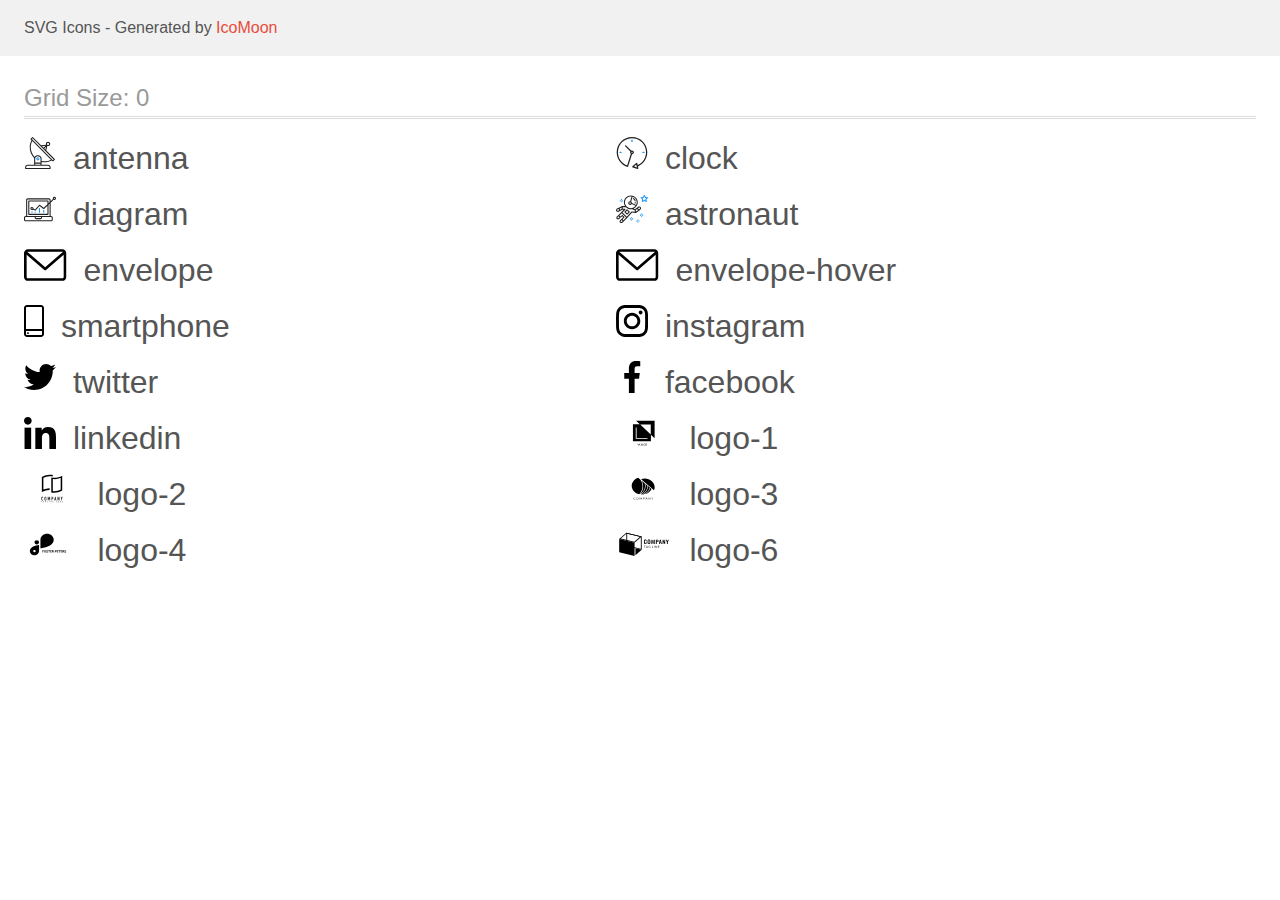
<file: icons/demo.html>
<!doctype html>
<html>
<head>
    <title>IcoMoon - SVG Icons</title>
    <meta charset="utf-8">
    <meta name="viewport" content="width=device-width, initial-scale=1">
    <link rel="stylesheet" href="demo-files/demo.css">
    <link rel="stylesheet" href="style.css">
</head>
<body>
<svg aria-hidden="true" style="position: absolute; width: 0; height: 0; overflow: hidden;" version="1.1" xmlns="http://www.w3.org/2000/svg" xmlns:xlink="http://www.w3.org/1999/xlink">
<defs>
<symbol id="antenna" viewBox="0 0 32 32">
<path fill="#212121" style="fill: var(--color1, #212121)" d="M30.773 22.098l-8.443-8.505 0.937-4.615c0.242 0.094 0.499 0.144 0.758 0.146h0.006c1.192 0.014 2.17-0.941 2.184-2.133s-0.941-2.17-2.133-2.184c-1.192-0.014-2.17 0.941-2.184 2.133-0.003 0.255 0.039 0.509 0.125 0.749l-4.96 0.605-8.091-8.133c-0.099-0.101-0.235-0.159-0.377-0.16-0.14 0.001-0.274 0.056-0.373 0.155l-1.513 1.504c-0.208 0.208-0.208 0.546 0 0.754l0.814 0.826c-3.153 5.798-2.129 12.978 2.519 17.663 0.043 0.041 0.092 0.074 0.146 0.098-0.034 0.18-0.051 0.364-0.052 0.547v6.187h-6.4c-1.472 0.002-2.665 1.195-2.667 2.667v1.067c0 0.295 0.239 0.533 0.533 0.533h24.533c0.295 0 0.533-0.239 0.533-0.533v-1.067c-0.002-1.472-1.195-2.665-2.667-2.667h-6.4v-2.742c1.003 0.21 2.024 0.317 3.049 0.32 2.458-0.003 4.877-0.615 7.040-1.783l0.818 0.823c0.099 0.101 0.235 0.159 0.377 0.16 0.14-0.001 0.274-0.056 0.373-0.155l1.513-1.504c0.208-0.208 0.208-0.546 0-0.754zM23.28 6.233c0.418-0.415 1.093-0.414 1.508 0.004s0.414 1.093-0.004 1.508c-0.2 0.199-0.47 0.31-0.752 0.31h-0.003c-0.589-0.003-1.064-0.483-1.061-1.072 0.002-0.282 0.115-0.552 0.314-0.751h-0.002zM22.024 9.738l-0.598 2.946-1.175-1.182 1.774-1.763zM21.419 8.836l-1.92 1.909-1.485-1.493 3.405-0.415zM24.004 28.8c0.884 0 1.6 0.716 1.6 1.6v0.533h-23.467v-0.533c0-0.884 0.716-1.6 1.6-1.6h20.267zM16.537 26.667v1.067h-5.333v-1.067h5.333zM11.204 25.6v-4.053c0-1.294 1.196-2.347 2.667-2.347s2.667 1.053 2.667 2.347v4.053h-5.333zM17.604 23.904v-2.357c0-1.882-1.675-3.413-3.733-3.413-1.331-0.020-2.576 0.657-3.281 1.786-4.058-4.274-4.971-10.645-2.279-15.887l18.602 18.708c-2.872 1.461-6.165 1.873-9.309 1.163zM28.893 23.22l-21.057-21.181 0.755-0.752 7.935 7.98c0.004 0 0.006 0.007 0.010 0.010l13.115 13.191-0.757 0.752z"></path>
<path fill="#2196f3" style="fill: var(--color2, #2196f3)" d="M13.876 20.267h-0.005c-0.884-0.001-1.601 0.714-1.602 1.598s0.714 1.601 1.598 1.602h0.005c0.884 0.001 1.601-0.714 1.602-1.598s-0.714-1.601-1.598-1.602zM14.249 22.245c-0.1 0.1-0.236 0.156-0.378 0.155-0.295-0.002-0.532-0.242-0.531-0.536 0.001-0.141 0.057-0.276 0.157-0.375s0.233-0.154 0.373-0.155c0.295 0.002 0.532 0.241 0.53 0.536-0.001 0.141-0.057 0.276-0.157 0.375h0.005z"></path>
</symbol>
<symbol id="clock" viewBox="0 0 32 32">
<path fill="#212121" style="fill: var(--color1, #212121)" d="M31.297 15.301c-0.002-8.452-6.855-15.303-15.308-15.301s-15.303 6.855-15.301 15.308c0.001 6.658 4.307 12.551 10.649 14.576 0.061 0.019 0.124 0.029 0.187 0.029 0.121-0 0.239-0.032 0.342-0.094 0.135-0.080 0.236-0.207 0.283-0.356l3.865-12.25c1.057-0.005 1.909-0.866 1.903-1.923s-0.866-1.909-1.923-1.903c-0.284 0.001-0.565 0.067-0.82 0.191l-5.106-5.107c-0.253-0.245-0.657-0.238-0.902 0.016-0.239 0.247-0.239 0.639 0 0.886l5.103 5.109c-0.392 0.799-0.168 1.764 0.536 2.309l-3.683 11.673c-7.278-2.681-11.004-10.754-8.323-18.032s10.754-11.004 18.032-8.323 11.004 10.754 8.323 18.032c-1.31 3.556-4.001 6.431-7.462 7.973l-0.398-1.874c-0.073-0.344-0.411-0.565-0.756-0.492-0.109 0.023-0.209 0.074-0.292 0.148l-3.837 3.426c-0.263 0.234-0.287 0.637-0.052 0.9 0.076 0.085 0.174 0.149 0.283 0.184l4.899 1.563c0.335 0.108 0.694-0.077 0.802-0.412 0.034-0.106 0.040-0.219 0.017-0.328l-0.391-1.839c5.664-2.388 9.342-7.942 9.329-14.089v0zM15.992 14.664c0.352 0 0.638 0.286 0.638 0.638s-0.286 0.638-0.638 0.638c-0.352 0-0.638-0.285-0.638-0.638s0.285-0.638 0.638-0.638zM18.093 29.528l2.184-1.948 0.603 2.84-2.787-0.892z"></path>
<path fill="#2196f3" style="fill: var(--color2, #2196f3)" d="M15.354 3.185v1.275c0 0.352 0.285 0.638 0.638 0.638s0.638-0.285 0.638-0.638v-1.275c0-0.352-0.286-0.638-0.638-0.638s-0.638 0.286-0.638 0.638z"></path>
<path fill="#2196f3" style="fill: var(--color2, #2196f3)" d="M3.876 14.664c-0.352 0-0.638 0.286-0.638 0.638s0.285 0.638 0.638 0.638h1.275c0.352 0 0.638-0.285 0.638-0.638s-0.285-0.638-0.638-0.638h-1.275z"></path>
<path fill="#2196f3" style="fill: var(--color2, #2196f3)" d="M28.108 15.939c0.352 0 0.638-0.285 0.638-0.638s-0.285-0.638-0.638-0.638h-1.275c-0.352 0-0.638 0.286-0.638 0.638s0.286 0.638 0.638 0.638h1.275z"></path>
</symbol>
<symbol id="diagram" viewBox="0 0 32 32">
<path fill="#2196f3" style="fill: var(--color2, #2196f3)" d="M14.926 14.965h1.066v4.798h-1.066v-4.797z"></path>
<path fill="#2196f3" style="fill: var(--color2, #2196f3)" d="M19.19 17.097h1.066v2.665h-1.066v-2.665z"></path>
<path fill="#2196f3" style="fill: var(--color2, #2196f3)" d="M10.661 18.696h1.066v1.066h-1.066v-1.066z"></path>
<path fill="#2196f3" style="fill: var(--color2, #2196f3)" d="M7.463 18.163h1.066v1.599h-1.066v-1.599z"></path>
<path fill="#212121" style="fill: var(--color1, #212121)" d="M1.599 28.291h25.587c0.883 0 1.599-0.716 1.599-1.599v-2.132c0-0.883-0.716-1.599-1.599-1.599h-0.533v-13.293l3.028-2.868c0.703 0.346 1.553 0.136 2.013-0.499s0.396-1.508-0.152-2.068-1.42-0.644-2.065-0.198c-0.644 0.446-0.873 1.292-0.542 2.002l-2.281 2.163v-1.23c0-0.883-0.716-1.599-1.599-1.599h-21.322c-0.883 0-1.599 0.716-1.599 1.599v15.992h-0.533c-0.883 0-1.599 0.716-1.599 1.599v2.132c0 0.883 0.716 1.599 1.599 1.599zM30.384 4.837c0.294 0 0.533 0.239 0.533 0.533s-0.239 0.533-0.533 0.533c-0.294 0-0.533-0.239-0.533-0.533s0.239-0.533 0.533-0.533zM3.198 6.969c0-0.294 0.239-0.533 0.533-0.533h21.322c0.294 0 0.533 0.239 0.533 0.533v2.239l-1.066 1.013v-2.186c0-0.294-0.239-0.533-0.533-0.533h-19.19c-0.294 0-0.533 0.239-0.533 0.533v13.326c0 0.294 0.239 0.533 0.533 0.533h19.19c0.294 0 0.533-0.239 0.533-0.533v-9.674l1.066-1.010v12.284h-22.388v-15.992zM7.996 13.899c-0.721-0.002-1.354 0.478-1.546 1.174s0.105 1.433 0.725 1.801c0.62 0.368 1.41 0.276 1.928-0.226l1.853 0.93c0.215 0.108 0.476 0.057 0.636-0.123l3.939-4.431 3.872 2.901c0.208 0.156 0.498 0.139 0.686-0.039l3.365-3.188v8.131h-18.124v-12.26h18.124v2.66l-3.771 3.572-3.904-2.927c-0.222-0.166-0.534-0.135-0.718 0.072l-3.993 4.493-1.493-0.746c0.011-0.064 0.018-0.129 0.020-0.193 0-0.883-0.716-1.599-1.599-1.599zM8.529 15.498c0 0.294-0.239 0.533-0.533 0.533s-0.533-0.239-0.533-0.533c0-0.294 0.239-0.533 0.533-0.533s0.533 0.239 0.533 0.533zM11.727 24.027h5.331v0.533c0 0.294-0.239 0.533-0.533 0.533h-4.264c-0.294 0-0.533-0.239-0.533-0.533v-0.533zM1.066 24.56c0-0.294 0.239-0.533 0.533-0.533h9.062v0.533c0 0.883 0.716 1.599 1.599 1.599h4.264c0.883 0 1.599-0.716 1.599-1.599v-0.533h9.062c0.294 0 0.533 0.239 0.533 0.533v2.132c0 0.294-0.239 0.533-0.533 0.533h-25.587c-0.294 0-0.533-0.239-0.533-0.533v-2.132z"></path>
</symbol>
<symbol id="astronaut" viewBox="0 0 32 32">
<path fill="#2196f3" style="fill: var(--color2, #2196f3)" d="M31.974 4.524c-0.063-0.193-0.229-0.333-0.43-0.363l-1.91-0.278-0.855-1.731c-0.179-0.365-0.777-0.365-0.956 0l-0.855 1.731-1.91 0.278c-0.201 0.029-0.367 0.17-0.431 0.363-0.062 0.193-0.011 0.405 0.135 0.547l1.383 1.348-0.326 1.903c-0.034 0.2 0.048 0.402 0.212 0.522 0.166 0.121 0.382 0.135 0.562 0.040l1.709-0.899 1.709 0.899c0.078 0.041 0.164 0.061 0.249 0.061 0.11 0 0.221-0.034 0.314-0.102 0.164-0.119 0.246-0.322 0.212-0.522l-0.326-1.903 1.383-1.348c0.145-0.142 0.197-0.354 0.135-0.547zM29.511 5.851c-0.125 0.122-0.183 0.299-0.153 0.472l0.191 1.114-1-0.526c-0.078-0.041-0.163-0.061-0.249-0.061s-0.17 0.020-0.249 0.061l-1.001 0.526 0.191-1.114c0.030-0.173-0.028-0.349-0.153-0.472l-0.81-0.789 1.119-0.163c0.174-0.025 0.324-0.134 0.402-0.292l0.5-1.013 0.5 1.013c0.078 0.157 0.228 0.267 0.402 0.292l1.119 0.163-0.809 0.789z"></path>
<path fill="#2196f3" style="fill: var(--color2, #2196f3)" d="M26.134 20.522h-1.067v1.067h1.067v-1.067z"></path>
<path fill="#2196f3" style="fill: var(--color2, #2196f3)" d="M26.134 22.656h-1.067v1.067h1.067v-1.067z"></path>
<path fill="#2196f3" style="fill: var(--color2, #2196f3)" d="M27.2 21.589h-1.067v1.067h1.067v-1.067z"></path>
<path fill="#2196f3" style="fill: var(--color2, #2196f3)" d="M25.067 21.589h-1.067v1.067h1.067v-1.067z"></path>
<path fill="#2196f3" style="fill: var(--color2, #2196f3)" d="M22.4 26.389h-1.067v1.067h1.067v-1.067z"></path>
<path fill="#2196f3" style="fill: var(--color2, #2196f3)" d="M22.4 28.522h-1.067v1.067h1.067v-1.067z"></path>
<path fill="#2196f3" style="fill: var(--color2, #2196f3)" d="M23.467 27.456h-1.067v1.067h1.067v-1.067z"></path>
<path fill="#2196f3" style="fill: var(--color2, #2196f3)" d="M21.333 27.456h-1.067v1.067h1.067v-1.067z"></path>
<path fill="#2196f3" style="fill: var(--color2, #2196f3)" d="M16 24.256h-1.067v1.067h1.067v-1.067z"></path>
<path fill="#2196f3" style="fill: var(--color2, #2196f3)" d="M16 26.389h-1.067v1.067h1.067v-1.067z"></path>
<path fill="#2196f3" style="fill: var(--color2, #2196f3)" d="M17.067 25.322h-1.067v1.067h1.067v-1.067z"></path>
<path fill="#2196f3" style="fill: var(--color2, #2196f3)" d="M14.933 25.322h-1.067v1.067h1.067v-1.067z"></path>
<path fill="#2196f3" style="fill: var(--color2, #2196f3)" d="M5.867 6.122h-1.067v1.067h1.067v-1.067z"></path>
<path fill="#2196f3" style="fill: var(--color2, #2196f3)" d="M5.867 8.255h-1.067v1.067h1.067v-1.067z"></path>
<path fill="#2196f3" style="fill: var(--color2, #2196f3)" d="M6.933 7.189h-1.067v1.067h1.067v-1.067z"></path>
<path fill="#2196f3" style="fill: var(--color2, #2196f3)" d="M4.8 7.189h-1.067v1.067h1.067v-1.067z"></path>
<path fill="#212121" style="fill: var(--color1, #212121)" d="M24.715 14.159c-0.287-0.388-0.709-0.637-1.188-0.705-0.481-0.068-0.956 0.058-1.34 0.352l-1.252 0.96-1.898 1.417-1.358-0.541c2.421-1.086 4.114-3.508 4.114-6.32 0-3.823-3.123-6.933-6.961-6.933s-6.961 3.11-6.961 6.933c0 1.386 0.414 2.674 1.12 3.758l-2.764-0.024c-0.002 0-0.003 0-0.005 0-0.009 0-0.015 0.004-0.023 0.005-0.053 0.002-0.105 0.013-0.155 0.031-0.013 0.005-0.026 0.008-0.038 0.013-0.006 0.003-0.013 0.003-0.019 0.006l-3.233 1.596c-0.001 0-0.001 0-0.001 0.001l-1.893 0.911c-0.021 0.009-0.042 0.021-0.063 0.035-0.755 0.502-1.012 1.489-0.598 2.295 0.22 0.429 0.595 0.745 1.056 0.889 0.178 0.055 0.359 0.083 0.539 0.083 0.29 0 0.577-0.071 0.839-0.211l1.388-0.738 2.264-1.169 1.357-0.008-5.442 5.416c-0.001 0.001-0.001 0.001-0.002 0.001l-1.339 1.333c-0.316 0.315-0.49 0.732-0.49 1.178s0.174 0.863 0.49 1.179c0.325 0.323 0.752 0.485 1.179 0.485s0.854-0.162 1.18-0.485l1.314-1.309 1.741-1.3 0.901 0.897-1.762 1.754c-0 0.001-0.001 0.001-0.002 0.001l-1.339 1.333c-0.316 0.315-0.49 0.732-0.49 1.178s0.174 0.863 0.49 1.179c0.325 0.323 0.753 0.485 1.18 0.485s0.855-0.162 1.18-0.485l3.482-3.467c0.001-0.001 0.001-0.001 0.001-0.002l1.010-1-0.004-0.004c0.006-0.006 0.015-0.009 0.022-0.015l5.166-5.658 3.471 0.494c0.025 0.004 0.050 0.005 0.075 0.005 0.065 0 0.127-0.015 0.187-0.038 0.018-0.006 0.033-0.015 0.050-0.023 0.019-0.010 0.039-0.015 0.058-0.027l3.213-2.133c0.012-0.008 0.018-0.021 0.029-0.029 0.013-0.010 0.029-0.014 0.041-0.026l1.271-1.191c0.662-0.62 0.753-1.635 0.212-2.362zM2.13 17.77c-0.173 0.093-0.37 0.111-0.558 0.052-0.187-0.058-0.338-0.186-0.427-0.358-0.161-0.314-0.068-0.695 0.214-0.902l1.314-0.632 0.449 1.312-0.992 0.528zM5.628 15.942l-1.548 0.8-0.439-1.283 2.027-1.001-0.040 1.484zM20.727 9.322c0 0.918-0.219 1.785-0.599 2.559l-4.181-1.899c-0.044-0.573-0.341-1.075-0.788-1.388l1.464-4.86c2.378 0.756 4.105 2.974 4.105 5.588zM8.938 9.322c0-3.235 2.644-5.867 5.894-5.867 0.253 0 0.5 0.021 0.745 0.052l-1.432 4.754c-0.019-0.001-0.037-0.006-0.057-0.006-1.033 0-1.873 0.837-1.873 1.867s0.84 1.867 1.873 1.867c0.694 0 1.294-0.383 1.618-0.945l3.862 1.755c-1.075 1.446-2.795 2.39-4.737 2.39-3.25 0-5.894-2.632-5.894-5.867zM14.894 10.122c0 0.441-0.362 0.8-0.806 0.8s-0.806-0.359-0.806-0.8c0-0.441 0.362-0.8 0.806-0.8s0.806 0.359 0.806 0.8zM2.465 25.146c-0.236 0.234-0.619 0.234-0.854 0.001-0.114-0.114-0.176-0.263-0.176-0.423s0.062-0.309 0.176-0.421l0.962-0.958 0.851 0.848-0.959 0.955zM5.679 28.88c-0.236 0.234-0.619 0.235-0.855 0.001-0.114-0.114-0.176-0.263-0.176-0.423s0.062-0.309 0.176-0.421l0.963-0.959 0.852 0.848-0.96 0.955zM9.16 25.411c-0.001 0-0.001 0-0.002 0.001l-1.765 1.76-0.852-0.848 1.763-1.755c0 0 0 0 0-0s0.001-0.001 0.002-0.001c0.040-0.040 0.065-0.088 0.090-0.135 0.007-0.014 0.020-0.026 0.026-0.040 0.017-0.041 0.019-0.085 0.026-0.129 0.003-0.025 0.014-0.047 0.014-0.073 0-0.036-0.013-0.070-0.020-0.106-0.006-0.032-0.006-0.065-0.019-0.095-0.020-0.050-0.055-0.094-0.091-0.138-0.010-0.012-0.014-0.027-0.025-0.038 0 0 0 0-0.001 0s-0.001-0.002-0.001-0.002l-1.607-1.6c-0.017-0.017-0.039-0.024-0.058-0.038-0.028-0.022-0.055-0.042-0.087-0.058-0.030-0.015-0.061-0.024-0.093-0.033-0.034-0.010-0.067-0.017-0.103-0.020-0.033-0.002-0.063 0.001-0.095 0.005-0.036 0.004-0.069 0.009-0.104 0.020-0.034 0.011-0.063 0.027-0.094 0.045-0.020 0.011-0.042 0.015-0.061 0.029l-1.773 1.324-0.901-0.897 2.399-2.386 4.361 4.289-0.928 0.919zM15.979 18.394c-0.015-0.002-0.030 0.004-0.045 0.003-0.039-0.002-0.076 0.001-0.115 0.007-0.030 0.005-0.059 0.011-0.088 0.021-0.034 0.012-0.065 0.028-0.097 0.047-0.030 0.018-0.057 0.037-0.083 0.061-0.013 0.011-0.028 0.017-0.040 0.029l-4.698 5.146-4.328-4.257 2.833-2.818c0.209-0.208 0.21-0.546 0.002-0.755-0.105-0.105-0.243-0.157-0.381-0.156v-0.001l-2.219 0.013 0.028-1.607 3.104 0.027c1.265 1.294 3.029 2.101 4.981 2.101 0.437 0 0.864-0.045 1.279-0.123 0.040 0.032 0.079 0.065 0.13 0.085l2.41 0.96 0.331 1.644-3.003-0.427zM20.020 18.572l-0.313-1.558 1.446-1.080 0.947 1.257-2.080 1.381zM23.774 15.741l-0.838 0.785-0.931-1.236 0.831-0.637c0.155-0.119 0.351-0.168 0.543-0.143 0.193 0.027 0.364 0.128 0.48 0.284 0.217 0.292 0.18 0.699-0.085 0.947z"></path>
<path fill="#212121" style="fill: var(--color1, #212121)" d="M13.602 18.544l-2.143-2.133c-0.207-0.207-0.545-0.207-0.753 0l-2.142 2.133c-0.1 0.101-0.157 0.236-0.157 0.378s0.056 0.278 0.157 0.378l2.142 2.133c0.104 0.103 0.241 0.155 0.377 0.155s0.273-0.052 0.376-0.155l2.143-2.133c0.1-0.1 0.157-0.236 0.157-0.378s-0.057-0.278-0.157-0.378zM11.083 20.303l-1.387-1.381 1.387-1.381 1.387 1.381-1.387 1.381z"></path>
<path fill="#212121" style="fill: var(--color1, #212121)" d="M17.164 5.071l-0.258 1.036c0.071 0.018 1.738 0.452 1.738 2.149h1.067c-0-2.017-1.666-2.965-2.547-3.185z"></path>
<path fill="#212121" style="fill: var(--color1, #212121)" d="M19.711 9.322h-1.067v1.067h1.067v-1.067z"></path>
</symbol>
<symbol id="envelope" viewBox="0 0 43 32">
<path d="M38.667 0h-34.667c-2.206 0-4 1.794-4 4v24c0 2.206 1.794 4 4 4h34.667c2.206 0 4-1.794 4-4v-24c0-2.206-1.794-4-4-4zM38.667 2.667c0.181 0 0.353 0.038 0.511 0.103l-17.844 15.466-17.844-15.466c0.158-0.066 0.33-0.103 0.511-0.103h34.667zM38.667 29.333h-34.667c-0.736 0-1.333-0.598-1.333-1.333v-22.413l17.793 15.421c0.251 0.217 0.563 0.326 0.874 0.326s0.622-0.108 0.874-0.326l17.793-15.421v22.413c0 0.736-0.598 1.333-1.333 1.333z"></path>
</symbol>
<symbol id="envelope-hover" viewBox="0 0 43 32">
<path d="M38.667 0h-34.667c-2.206 0-4 1.794-4 4v24c0 2.206 1.794 4 4 4h34.667c2.206 0 4-1.794 4-4v-24c0-2.206-1.794-4-4-4zM38.667 2.667c0.181 0 0.353 0.038 0.511 0.103l-17.844 15.466-17.844-15.466c0.158-0.066 0.33-0.103 0.511-0.103h34.667zM38.667 29.333h-34.667c-0.736 0-1.333-0.598-1.333-1.333v-22.413l17.793 15.421c0.251 0.217 0.563 0.326 0.874 0.326s0.622-0.108 0.874-0.326l17.793-15.421v22.413c0 0.736-0.598 1.333-1.333 1.333z"></path>
</symbol>
<symbol id="smartphone" viewBox="0 0 20 32">
<path d="M17 0h-14c-1.654 0-3 1.346-3 3v26c0 1.654 1.346 3 3 3h14c1.654 0 3-1.346 3-3v-26c0-1.654-1.346-3-3-3zM3 2h14c0.552 0 1 0.448 1 1v21h-16v-21c0-0.552 0.448-1 1-1zM17 30h-14c-0.552 0-1-0.448-1-1v-3h16v3c0 0.552-0.448 1-1 1z"></path>
<path d="M4.707 27.478c0.391 0.365 0.391 0.956 0 1.321s-1.024 0.365-1.414 0c-0.391-0.365-0.391-0.956 0-1.321s1.024-0.365 1.414 0z"></path>
</symbol>
<symbol id="instagram" viewBox="0 0 32 32">
<path d="M31.969 9.408c-0.075-1.7-0.35-2.869-0.744-3.882-0.406-1.075-1.032-2.038-1.851-2.838-0.8-0.813-1.769-1.444-2.832-1.844-1.019-0.394-2.182-0.669-3.882-0.744-1.713-0.081-2.257-0.1-6.601-0.1s-4.888 0.019-6.595 0.094c-1.7 0.075-2.869 0.35-3.882 0.744-1.075 0.406-2.038 1.031-2.838 1.85-0.813 0.8-1.444 1.769-1.844 2.832-0.394 1.019-0.669 2.182-0.744 3.882-0.081 1.713-0.1 2.257-0.1 6.601s0.019 4.888 0.094 6.595c0.075 1.7 0.35 2.869 0.744 3.882 0.406 1.075 1.038 2.038 1.85 2.838 0.8 0.813 1.769 1.444 2.832 1.844 1.019 0.394 2.182 0.669 3.882 0.744 1.706 0.075 2.25 0.094 6.595 0.094s4.888-0.019 6.595-0.094c1.7-0.075 2.869-0.35 3.882-0.744 2.151-0.832 3.851-2.532 4.682-4.682 0.394-1.019 0.669-2.182 0.744-3.882 0.075-1.707 0.094-2.251 0.094-6.595s-0.006-4.888-0.081-6.595zM29.087 22.473c-0.069 1.563-0.331 2.407-0.55 2.969-0.538 1.394-1.644 2.5-3.038 3.038-0.563 0.219-1.413 0.481-2.969 0.55-1.688 0.075-2.194 0.094-6.464 0.094s-4.782-0.019-6.464-0.094c-1.563-0.069-2.407-0.331-2.969-0.55-0.694-0.256-1.325-0.663-1.838-1.194-0.531-0.519-0.938-1.144-1.194-1.838-0.219-0.563-0.481-1.413-0.55-2.969-0.075-1.688-0.094-2.194-0.094-6.464s0.019-4.782 0.094-6.464c0.069-1.563 0.331-2.407 0.55-2.969 0.256-0.694 0.663-1.325 1.2-1.838 0.519-0.531 1.144-0.938 1.838-1.194 0.563-0.219 1.413-0.481 2.969-0.55 1.688-0.075 2.194-0.094 6.464-0.094 4.276 0 4.782 0.019 6.464 0.094 1.563 0.069 2.407 0.331 2.969 0.55 0.694 0.256 1.325 0.662 1.838 1.194 0.531 0.519 0.938 1.144 1.194 1.838 0.219 0.563 0.481 1.413 0.55 2.969 0.075 1.688 0.094 2.194 0.094 6.464s-0.019 4.77-0.094 6.458z"></path>
<path d="M16.059 7.783c-4.538 0-8.22 3.682-8.22 8.22s3.682 8.22 8.22 8.22c4.539 0 8.22-3.682 8.22-8.22s-3.682-8.22-8.22-8.22zM16.059 21.335c-2.944 0-5.332-2.388-5.332-5.332s2.388-5.332 5.332-5.332c2.944 0 5.332 2.388 5.332 5.332s-2.388 5.332-5.332 5.332z"></path>
<path d="M26.524 7.458c0 1.060-0.859 1.919-1.919 1.919s-1.919-0.859-1.919-1.919c0-1.060 0.859-1.919 1.919-1.919s1.919 0.859 1.919 1.919z"></path>
</symbol>
<symbol id="twitter" viewBox="0 0 32 32">
<path d="M32 6.078c-1.19 0.522-2.458 0.868-3.78 1.036 1.36-0.812 2.398-2.088 2.886-3.626-1.268 0.756-2.668 1.29-4.16 1.588-1.204-1.282-2.92-2.076-4.792-2.076-3.632 0-6.556 2.948-6.556 6.562 0 0.52 0.044 1.020 0.152 1.496-5.454-0.266-10.28-2.88-13.522-6.862-0.566 0.982-0.898 2.106-0.898 3.316 0 2.272 1.17 4.286 2.914 5.452-1.054-0.020-2.088-0.326-2.964-0.808 0 0.020 0 0.046 0 0.072 0 3.188 2.274 5.836 5.256 6.446-0.534 0.146-1.116 0.216-1.72 0.216-0.42 0-0.844-0.024-1.242-0.112 0.85 2.598 3.262 4.508 6.13 4.57-2.232 1.746-5.066 2.798-8.134 2.798-0.538 0-1.054-0.024-1.57-0.090 2.906 1.874 6.35 2.944 10.064 2.944 12.072 0 18.672-10 18.672-18.668 0-0.29-0.010-0.57-0.024-0.848 1.302-0.924 2.396-2.078 3.288-3.406z"></path>
</symbol>
<symbol id="facebook" viewBox="0 0 32 32">
<path d="M21.329 5.313h2.921v-5.088c-0.504-0.069-2.237-0.225-4.256-0.225-4.212 0-7.097 2.649-7.097 7.519v4.481h-4.648v5.688h4.648v14.312h5.699v-14.311h4.46l0.708-5.688h-5.169v-3.919c0.001-1.644 0.444-2.769 2.735-2.769z"></path>
</symbol>
<symbol id="linkedin" viewBox="0 0 32 32">
<path d="M31.992 32v-0.001h0.008v-11.736c0-5.741-1.236-10.164-7.948-10.164-3.227 0-5.392 1.771-6.276 3.449h-0.093v-2.913h-6.364v21.364h6.627v-10.579c0-2.785 0.528-5.479 3.977-5.479 3.399 0 3.449 3.179 3.449 5.657v10.401h6.62z"></path>
<path d="M0.528 10.636h6.635v21.364h-6.635v-21.364z"></path>
<path d="M3.843 0c-2.121 0-3.843 1.721-3.843 3.843s1.721 3.879 3.843 3.879c2.121 0 3.843-1.757 3.843-3.879-0.001-2.121-1.723-3.843-3.843-3.843v0z"></path>
</symbol>
<symbol id="logo-1" viewBox="0 0 57 32">
<path d="M20.267 3.733l3.738 3.538-6.938-0.004v17.166h18.133v-6.564l3.733 3.534v-17.671h-18.667zM35.036 17.455l-10.597-10.032h10.597v10.032zM31.746 21.923h-11.81v-11.545h0.835v10.764h10.975v0.782zM22.725 26.72l-0.436 0.898-0.436-0.898h-0.366l0.637 1.198v0.698h0.331v-0.698l0.635-1.198h-0.365zM23.273 28.615l0.154-0.441h0.734l0.155 0.441h0.344l-0.717-1.896h-0.296l-0.716 1.896h0.342zM23.794 27.122l0.275 0.786h-0.549l0.275-0.786zM25.531 27.863c-0.048 0.073-0.072 0.153-0.072 0.241 0 0.16 0.056 0.29 0.168 0.389s0.263 0.148 0.451 0.148 0.349-0.051 0.484-0.152l0.107 0.126h0.367l-0.279-0.329c0.109-0.149 0.164-0.341 0.164-0.574h-0.275c0 0.128-0.026 0.243-0.079 0.348l-0.366-0.432 0.129-0.094c0.091-0.066 0.157-0.132 0.197-0.198s0.060-0.14 0.060-0.219c0-0.12-0.044-0.22-0.133-0.301s-0.201-0.122-0.339-0.122c-0.153 0-0.274 0.043-0.365 0.13s-0.135 0.203-0.135 0.352c0 0.061 0.014 0.124 0.043 0.189s0.081 0.144 0.155 0.237c-0.141 0.101-0.235 0.188-0.283 0.262zM26.386 28.282c-0.093 0.071-0.193 0.107-0.299 0.107-0.095 0-0.17-0.027-0.227-0.082s-0.085-0.126-0.085-0.214c0-0.102 0.052-0.192 0.156-0.271l0.040-0.029 0.414 0.488zM26.046 27.442c-0.089-0.11-0.134-0.202-0.134-0.275 0-0.063 0.018-0.116 0.055-0.158s0.085-0.063 0.147-0.063c0.057 0 0.105 0.018 0.142 0.053s0.056 0.077 0.056 0.126c0 0.075-0.027 0.136-0.081 0.184l-0.040 0.033-0.145 0.099zM29.132 28.472c0.13-0.114 0.205-0.272 0.224-0.474h-0.328c-0.017 0.135-0.059 0.232-0.124 0.29s-0.162 0.087-0.292 0.087c-0.142 0-0.249-0.054-0.323-0.161s-0.109-0.264-0.109-0.469v-0.168c0.002-0.202 0.041-0.355 0.117-0.46s0.188-0.158 0.331-0.158c0.123 0 0.217 0.030 0.28 0.091s0.104 0.158 0.12 0.294h0.328c-0.021-0.207-0.095-0.368-0.223-0.482s-0.296-0.171-0.505-0.171c-0.155 0-0.293 0.037-0.411 0.111s-0.209 0.179-0.272 0.315c-0.063 0.136-0.095 0.294-0.095 0.473v0.177c0.003 0.174 0.035 0.328 0.098 0.46s0.151 0.234 0.266 0.306c0.115 0.071 0.249 0.107 0.4 0.107 0.216 0 0.389-0.056 0.52-0.169zM31.068 28.206c0.064-0.141 0.096-0.304 0.096-0.49v-0.105c-0.001-0.185-0.034-0.347-0.099-0.486s-0.158-0.247-0.277-0.32c-0.119-0.075-0.256-0.112-0.41-0.112s-0.292 0.038-0.411 0.113c-0.119 0.075-0.211 0.183-0.277 0.324s-0.098 0.305-0.098 0.49v0.107c0.001 0.181 0.034 0.342 0.099 0.48s0.159 0.246 0.279 0.322c0.121 0.075 0.258 0.112 0.411 0.112 0.155 0 0.293-0.037 0.411-0.112s0.212-0.183 0.276-0.323zM30.716 27.135c0.080 0.112 0.12 0.273 0.12 0.483v0.099c0 0.214-0.040 0.376-0.119 0.487s-0.19 0.167-0.336 0.167c-0.144 0-0.257-0.057-0.339-0.171s-0.121-0.275-0.121-0.483v-0.109c0.002-0.204 0.043-0.362 0.122-0.473s0.192-0.168 0.335-0.168c0.146 0 0.258 0.056 0.337 0.168z"></path>
</symbol>
<symbol id="logo-2" viewBox="0 0 57 32">
<path d="M26.727 3.165h-0.073c-0.112-0.007-0.224-0.010-0.336-0.012v0h-0.243c-0.212 0-0.428 0.005-0.642 0.016-0.016-0.001-0.032-0.001-0.049 0-1.944 0.11-3.848 0.596-5.609 1.431l-0.231 0.111v11.809l0.54-0.183c0.474-0.163 0.978-0.309 1.5-0.445 1.411-0.362 2.861-0.555 4.317-0.574v1.551c-0.193 0.001-0.38 0.007-0.568 0.016h-0.045c-1.121 0.061-2.233 0.232-3.322 0.51-1.378 0.345-2.708 0.863-3.957 1.542v-15.145c1.298-0.757 2.695-1.325 4.151-1.688 1.278-0.33 2.593-0.5 3.913-0.504h0.228c0.273 0.007 0.538 0.019 0.788 0.038 0.658 0.046 1.31 0.15 1.95 0.311v1.527c-0.621-0.145-1.253-0.24-1.889-0.285-0.013-0.001-0.026-0.002-0.039-0.003-0.132-0.011-0.263-0.022-0.386-0.022zM29.415 4.726c0.339 0.026 0.689 0.038 1.044 0.038 1.388-0.005 2.769-0.182 4.114-0.528 1.378-0.346 2.706-0.865 3.956-1.543v14.875c-1.298 0.756-2.696 1.325-4.153 1.688-1.279 0.329-2.593 0.498-3.913 0.503-1 0.008-1.997-0.11-2.968-0.35v-14.971c0.229 0.053 0.465 0.102 0.706 0.142 0.394 0.066 0.81 0.115 1.214 0.145zM36.985 4.841l-0.54 0.182c-0.497 0.167-0.997 0.316-1.5 0.449-1.465 0.377-2.971 0.57-4.483 0.575-0.352 0-0.676-0.010-0.989-0.030l-0.43-0.028v12.148l0.37 0.033c0.343 0.030 0.696 0.045 1.052 0.045 1.191-0.005 2.377-0.159 3.531-0.457 0.95-0.238 1.874-0.57 2.759-0.991l0.231-0.111v-11.813z"></path>
<path d="M19.060 24.113c-0.078-0.080-0.171-0.144-0.274-0.186s-0.214-0.061-0.326-0.057c-0.119-0.002-0.237 0.021-0.347 0.065-0.101 0.040-0.193 0.101-0.27 0.178s-0.135 0.17-0.174 0.271c-0.042 0.107-0.063 0.22-0.062 0.335v2.023c-0.005 0.143 0.022 0.284 0.080 0.415 0.048 0.104 0.117 0.196 0.202 0.271 0.081 0.068 0.176 0.117 0.278 0.144 0.098 0.028 0.2 0.042 0.302 0.042 0.113 0.001 0.224-0.023 0.326-0.070 0.101-0.044 0.193-0.108 0.27-0.187 0.075-0.079 0.135-0.171 0.177-0.271 0.043-0.102 0.065-0.212 0.065-0.323v-0.226h-0.529v0.18c0.002 0.062-0.009 0.123-0.031 0.18-0.017 0.043-0.043 0.082-0.077 0.114-0.033 0.026-0.070 0.046-0.111 0.058-0.036 0.012-0.073 0.018-0.111 0.019-0.047 0.006-0.095-0.002-0.139-0.021s-0.081-0.049-0.11-0.088c-0.050-0.081-0.074-0.176-0.070-0.271v-1.887c-0.003-0.105 0.019-0.208 0.065-0.302 0.027-0.043 0.066-0.077 0.112-0.098s0.097-0.030 0.147-0.024c0.046-0.002 0.091 0.008 0.132 0.028s0.077 0.049 0.104 0.086c0.059 0.078 0.090 0.173 0.088 0.271v0.175h0.524v-0.206c0.001-0.121-0.021-0.241-0.065-0.354-0.039-0.106-0.099-0.203-0.177-0.285z"></path>
<path d="M22.202 24.090c-0.169-0.142-0.381-0.221-0.602-0.222-0.108 0-0.215 0.020-0.316 0.057-0.103 0.037-0.198 0.093-0.279 0.165-0.088 0.079-0.158 0.175-0.205 0.283-0.053 0.124-0.079 0.257-0.077 0.392v1.941c-0.004 0.137 0.023 0.272 0.077 0.397 0.048 0.104 0.118 0.197 0.205 0.271 0.081 0.075 0.176 0.133 0.279 0.171 0.101 0.037 0.208 0.056 0.316 0.057s0.215-0.020 0.316-0.057c0.105-0.038 0.202-0.096 0.286-0.171 0.084-0.076 0.152-0.168 0.2-0.271 0.054-0.125 0.081-0.261 0.077-0.397v-1.941c0.003-0.135-0.024-0.268-0.077-0.392-0.047-0.107-0.115-0.203-0.2-0.283zM21.955 26.706c0.004 0.052-0.003 0.104-0.021 0.152s-0.047 0.092-0.084 0.128c-0.070 0.059-0.158 0.091-0.249 0.091s-0.179-0.032-0.249-0.091c-0.037-0.036-0.066-0.080-0.084-0.128s-0.025-0.101-0.021-0.152v-1.941c-0.004-0.052 0.003-0.104 0.021-0.152s0.047-0.092 0.084-0.128c0.070-0.059 0.158-0.091 0.249-0.091s0.179 0.032 0.249 0.091c0.037 0.036 0.066 0.080 0.084 0.128s0.025 0.101 0.021 0.152v1.941z"></path>
<path d="M26.329 27.573v-3.674h-0.509l-0.668 1.945h-0.009l-0.673-1.945h-0.503v3.674h0.525v-2.235h0.009l0.514 1.58h0.262l0.518-1.58h0.009v2.235h0.525z"></path>
<path d="M29.311 24.157c-0.081-0.091-0.183-0.16-0.297-0.201-0.123-0.040-0.251-0.059-0.38-0.057h-0.78v3.674h0.523v-1.435h0.27c0.163 0.007 0.326-0.027 0.472-0.1 0.119-0.066 0.218-0.163 0.287-0.281 0.061-0.098 0.101-0.206 0.12-0.32 0.021-0.138 0.030-0.278 0.028-0.418 0.005-0.176-0.012-0.353-0.051-0.525-0.035-0.127-0.101-0.243-0.193-0.338zM29.041 25.277c-0.002 0.067-0.019 0.132-0.049 0.191-0.030 0.056-0.077 0.102-0.135 0.129-0.078 0.035-0.162 0.050-0.247 0.046h-0.239v-1.249h0.27c0.081-0.004 0.162 0.012 0.236 0.046 0.054 0.031 0.097 0.079 0.123 0.136 0.029 0.065 0.044 0.134 0.046 0.205 0 0.077 0 0.159 0 0.244s0.005 0.174 0 0.252h-0.005z"></path>
<path d="M31.791 23.899h-0.429l-0.809 3.674h0.523l0.154-0.789h0.714l0.154 0.789h0.524l-0.83-3.674zM31.308 26.283l0.258-1.332h0.009l0.256 1.332h-0.524z"></path>
<path d="M35.173 26.112h-0.009l-0.791-2.213h-0.503v3.674h0.523v-2.209h0.011l0.8 2.209h0.492v-3.674h-0.523v2.213z"></path>
<path d="M38.372 23.899l-0.421 1.461h-0.011l-0.421-1.461h-0.554l0.719 2.121v1.553h0.524v-1.553l0.719-2.121h-0.554z"></path>
<path d="M17.6 28.61h0.252v0.708h0.171v-0.708h0.251v-0.145h-0.675v0.145z"></path>
<path d="M19.721 28.465l-0.331 0.853h0.182l0.070-0.194h0.34l0.073 0.194h0.186l-0.339-0.853h-0.182zM19.694 28.981l0.116-0.316 0.116 0.316h-0.232z"></path>
<path d="M21.818 29.004h0.197v0.11c-0.058 0.046-0.129 0.071-0.202 0.072-0.034 0.002-0.069-0.004-0.1-0.019s-0.059-0.036-0.081-0.063c-0.045-0.065-0.068-0.143-0.063-0.222 0-0.19 0.082-0.285 0.246-0.285 0.043-0.004 0.086 0.007 0.121 0.032s0.061 0.062 0.072 0.104l0.169-0.033c-0.036-0.167-0.156-0.251-0.362-0.251-0.11-0.003-0.216 0.036-0.298 0.11-0.043 0.042-0.076 0.094-0.097 0.15s-0.030 0.117-0.025 0.178c-0.005 0.117 0.034 0.231 0.109 0.32 0.042 0.043 0.092 0.077 0.148 0.098s0.116 0.031 0.176 0.027c0.134 0.004 0.263-0.045 0.362-0.136v-0.336h-0.37v0.144z"></path>
<path d="M23.959 28.465h-0.173v0.853h0.598v-0.145h-0.425v-0.708z"></path>
<path d="M25.769 28.465h-0.173v0.853h0.173v-0.853z"></path>
<path d="M27.539 29.035l-0.349-0.57h-0.167v0.853h0.161v-0.557l0.343 0.557h0.171v-0.853h-0.158v0.57z"></path>
<path d="M29.14 28.943h0.425v-0.145h-0.425v-0.187h0.457v-0.145h-0.63v0.853h0.648v-0.145h-0.475v-0.231z"></path>
<path d="M33.020 28.802h-0.336v-0.336h-0.171v0.853h0.171v-0.373h0.336v0.373h0.171v-0.853h-0.171v0.336z"></path>
<path d="M34.629 28.943h0.426v-0.145h-0.426v-0.187h0.459v-0.145h-0.63v0.853h0.646v-0.145h-0.475v-0.231z"></path>
<path d="M36.812 28.943c0.148-0.023 0.224-0.102 0.224-0.237 0.004-0.036-0.001-0.073-0.016-0.106s-0.038-0.062-0.068-0.083c-0.077-0.039-0.163-0.056-0.25-0.050h-0.362v0.853h0.171v-0.357h0.034c0.037-0.002 0.073 0.004 0.107 0.019 0.025 0.015 0.046 0.037 0.061 0.062l0.186 0.271h0.205l-0.104-0.167c-0.046-0.082-0.111-0.153-0.189-0.205zM36.64 28.825h-0.127v-0.214h0.135c0.059-0.005 0.118 0.002 0.174 0.020 0.012 0.011 0.022 0.025 0.029 0.040s0.009 0.032 0.009 0.049c-0.001 0.017-0.005 0.033-0.013 0.048s-0.019 0.027-0.032 0.037c-0.056 0.017-0.115 0.024-0.174 0.020z"></path>
<path d="M38.458 28.943h0.425v-0.145h-0.425v-0.187h0.459v-0.145h-0.631v0.853h0.648v-0.145h-0.475v-0.231z"></path>
</symbol>
<symbol id="logo-3" viewBox="0 0 57 32">
<path d="M19.417 26.187c0.008 0 0.017 0.002 0.025 0.005s0.015 0.007 0.020 0.013l0.116 0.111c-0.090 0.090-0.202 0.162-0.327 0.211-0.147 0.053-0.305 0.079-0.464 0.076-0.149 0.003-0.298-0.021-0.436-0.071-0.125-0.045-0.237-0.113-0.329-0.2-0.094-0.089-0.166-0.194-0.212-0.308-0.051-0.127-0.076-0.261-0.074-0.396-0.002-0.135 0.025-0.27 0.080-0.397 0.051-0.115 0.127-0.22 0.225-0.308 0.099-0.087 0.218-0.155 0.349-0.201 0.143-0.048 0.296-0.072 0.449-0.071 0.143-0.003 0.285 0.019 0.417 0.064 0.115 0.043 0.221 0.104 0.313 0.178l-0.097 0.119c-0.007 0.008-0.015 0.016-0.025 0.021-0.012 0.007-0.025 0.010-0.039 0.009-0.015-0.001-0.030-0.005-0.042-0.013l-0.052-0.032-0.073-0.040c-0.031-0.015-0.064-0.028-0.097-0.039-0.043-0.013-0.087-0.024-0.132-0.032-0.057-0.009-0.115-0.013-0.173-0.013-0.111-0.001-0.22 0.017-0.323 0.053-0.096 0.034-0.182 0.084-0.253 0.149-0.073 0.069-0.128 0.15-0.164 0.238-0.041 0.101-0.061 0.207-0.060 0.313-0.002 0.108 0.018 0.216 0.060 0.318 0.035 0.087 0.090 0.167 0.161 0.236 0.067 0.064 0.149 0.114 0.241 0.147 0.095 0.034 0.197 0.051 0.3 0.050 0.059 0.001 0.119-0.003 0.177-0.010 0.096-0.010 0.188-0.039 0.269-0.085 0.041-0.023 0.079-0.049 0.115-0.078 0.015-0.012 0.035-0.020 0.055-0.020z"></path>
<path d="M22.776 25.629c0.002 0.134-0.025 0.267-0.078 0.393-0.047 0.114-0.122 0.218-0.219 0.305s-0.214 0.155-0.344 0.2c-0.285 0.094-0.599 0.094-0.884 0-0.129-0.046-0.245-0.114-0.342-0.201-0.097-0.089-0.172-0.194-0.221-0.308-0.105-0.255-0.105-0.533 0-0.787 0.050-0.115 0.125-0.22 0.221-0.31 0.097-0.084 0.214-0.15 0.342-0.193 0.284-0.096 0.6-0.096 0.884 0 0.129 0.046 0.246 0.114 0.343 0.201 0.096 0.088 0.17 0.191 0.22 0.304 0.054 0.127 0.080 0.261 0.078 0.395zM22.47 25.629c0.002-0.107-0.016-0.214-0.055-0.316-0.033-0.087-0.086-0.168-0.156-0.236-0.068-0.065-0.152-0.116-0.246-0.149-0.207-0.069-0.436-0.069-0.643 0-0.094 0.033-0.178 0.084-0.246 0.149-0.071 0.068-0.125 0.149-0.157 0.236-0.074 0.206-0.074 0.426 0 0.632 0.033 0.087 0.086 0.168 0.157 0.236 0.068 0.065 0.152 0.115 0.246 0.148 0.207 0.067 0.435 0.067 0.643 0 0.093-0.033 0.177-0.083 0.246-0.148 0.070-0.069 0.123-0.149 0.156-0.236 0.039-0.102 0.058-0.209 0.055-0.316z"></path>
<path d="M25.067 25.96l0.030 0.071c0.012-0.025 0.022-0.048 0.033-0.071 0.011-0.024 0.024-0.047 0.038-0.070l0.743-1.174c0.015-0.020 0.028-0.033 0.042-0.037 0.020-0.005 0.040-0.007 0.061-0.006h0.22v1.909h-0.26v-1.404c0-0.018 0-0.038 0-0.059-0.001-0.022-0.001-0.044 0-0.066l-0.747 1.19c-0.009 0.018-0.025 0.033-0.044 0.043s-0.041 0.016-0.064 0.016h-0.042c-0.023 0-0.045-0.005-0.064-0.016s-0.034-0.026-0.044-0.044l-0.769-1.198c0 0.023 0 0.046 0 0.068s0 0.043 0 0.061v1.404h-0.252v-1.905h0.22c0.021-0.001 0.041 0.001 0.061 0.006 0.018 0.008 0.032 0.021 0.041 0.037l0.759 1.175c0.015 0.022 0.028 0.045 0.038 0.068z"></path>
<path d="M27.864 25.865v0.715h-0.291v-1.906h0.649c0.122-0.002 0.244 0.012 0.362 0.042 0.094 0.023 0.181 0.064 0.256 0.119 0.065 0.052 0.114 0.116 0.145 0.187 0.034 0.078 0.051 0.161 0.049 0.244 0.001 0.084-0.017 0.167-0.054 0.244-0.035 0.073-0.089 0.138-0.157 0.191-0.075 0.057-0.162 0.1-0.257 0.126-0.113 0.031-0.232 0.046-0.35 0.044l-0.352-0.005zM27.864 25.66h0.352c0.076 0.001 0.153-0.009 0.225-0.029 0.060-0.018 0.115-0.046 0.163-0.082 0.044-0.035 0.078-0.078 0.099-0.126 0.024-0.051 0.036-0.105 0.035-0.16 0.003-0.053-0.007-0.106-0.029-0.155s-0.057-0.094-0.102-0.13c-0.111-0.075-0.251-0.112-0.391-0.102h-0.352v0.786z"></path>
<path d="M31.772 26.583h-0.23c-0.023 0.001-0.046-0.006-0.064-0.018-0.017-0.012-0.029-0.027-0.038-0.044l-0.198-0.461h-0.993l-0.205 0.461c-0.008 0.017-0.020 0.032-0.036 0.043-0.018 0.013-0.042 0.020-0.065 0.019h-0.23l0.872-1.909h0.302l0.884 1.909zM30.333 25.874h0.82l-0.346-0.777c-0.026-0.058-0.048-0.118-0.065-0.179l-0.034 0.1c-0.010 0.030-0.022 0.058-0.032 0.081l-0.343 0.776z"></path>
<path d="M33.029 24.682c0.017 0.008 0.032 0.020 0.044 0.034l1.272 1.439c0-0.023 0-0.046 0-0.067s0-0.043 0-0.063v-1.352h0.26v1.909h-0.145c-0.021 0.001-0.041-0.003-0.060-0.011-0.018-0.009-0.034-0.021-0.047-0.035l-1.271-1.438c0.001 0.022 0.001 0.044 0 0.066 0 0.021 0 0.040 0 0.058v1.361h-0.26v-1.909h0.154c0.018-0 0.036 0.003 0.052 0.009z"></path>
<path d="M36.748 25.823v0.758h-0.291v-0.758l-0.804-1.15h0.26c0.022-0.001 0.045 0.005 0.063 0.016 0.016 0.012 0.029 0.027 0.039 0.043l0.503 0.742c0.020 0.032 0.038 0.061 0.052 0.088s0.026 0.054 0.036 0.081l0.038-0.082c0.014-0.030 0.031-0.059 0.049-0.087l0.496-0.747c0.010-0.015 0.023-0.028 0.038-0.040 0.017-0.013 0.040-0.020 0.063-0.019h0.263l-0.806 1.155z"></path>
<path d="M24.923 21.47c0.127 0.014 0.255 0.025 0.384 0.035 1.962-0.763 3.622-2.011 4.772-3.588s1.74-3.415 1.695-5.282l-2.162-1.879c0.44 1.988 0.234 4.043-0.594 5.935s-2.245 3.547-4.094 4.779z"></path>
<path d="M24.151 21.383l0.058 0.010c1.975-1.228 3.482-2.942 4.323-4.921s0.981-4.133 0.4-6.181l-3.080-2.676c1.246 2.2 1.747 4.661 1.446 7.098s-1.393 4.75-3.147 6.67z"></path>
<path d="M34.596 14.841c-0.523 2.052-1.794 3.902-3.624 5.276-0.534 0.404-1.111 0.763-1.722 1.074 1.49-0.38 2.859-1.053 4.003-1.966s2.030-2.042 2.592-3.3l-1.249-1.084z"></path>
<path d="M34.106 14.539l-1.778-1.545c-0.034 1.762-0.61 3.483-1.669 4.986s-2.562 2.731-4.352 3.559h0.009c0.399-0 0.798-0.021 1.194-0.062 1.673-0.593 3.151-1.537 4.303-2.748s1.94-2.65 2.295-4.189z"></path>
<path d="M24.409 6.486l-2.122-1.846c-1.897 0.637-3.528 1.756-4.68 3.212s-1.772 3.179-1.778 4.946v0c0.007 1.952 0.763 3.846 2.149 5.383s3.322 2.628 5.501 3.101c1.946-2.060 3.085-4.605 3.252-7.266s-0.647-5.299-2.323-7.53z"></path>
<path d="M39.008 14.255c-0.008-2.316-1.070-4.535-2.955-6.173s-4.439-2.561-7.105-2.567c-1.232-0.001-2.453 0.196-3.602 0.582l12.99 11.286c0.445-0.998 0.673-2.058 0.672-3.128z"></path>
</symbol>
<symbol id="logo-4" viewBox="0 0 57 32">
<path d="M12.878 11.255h-0.002c-1.279 0-2.316 0.921-2.316 2.058v0.001c0 1.137 1.037 2.058 2.316 2.058h0.002c1.279 0 2.316-0.921 2.316-2.058v-0.001c0-1.137-1.037-2.058-2.316-2.058z"></path>
<path d="M29.971 10.597c-0.004-1.579-0.711-3.092-1.967-4.208s-2.958-1.745-4.735-1.749v0c-1.777 0.003-3.48 0.631-4.737 1.748s-1.964 2.63-1.968 4.209v8.706c0 0 13.405-1.327 13.406-8.704v-0.001z"></path>
<path d="M5.867 22.16c0.003 1.098 0.496 2.151 1.369 2.928s2.058 1.215 3.294 1.218c1.236-0.003 2.42-0.441 3.294-1.218s1.366-1.829 1.37-2.927v-6.057c0 0-9.327 0.924-9.327 6.056zM10.53 23.245c-0.242 0-0.478-0.064-0.678-0.183s-0.357-0.289-0.45-0.487c-0.092-0.198-0.117-0.417-0.069-0.627s0.163-0.404 0.334-0.556c0.171-0.152 0.388-0.255 0.625-0.297s0.482-0.020 0.706 0.062c0.223 0.082 0.414 0.221 0.548 0.4s0.206 0.388 0.206 0.603c0.001 0.143-0.031 0.284-0.092 0.417s-0.151 0.252-0.264 0.353c-0.114 0.101-0.248 0.182-0.397 0.236s-0.308 0.083-0.468 0.083v-0.004z"></path>
<path d="M19.956 22.647h-0.9v0.93h-0.469v-2.275h1.481v0.38h-1.012v0.588h0.9v0.378zM22.209 22.491c0 0.224-0.040 0.42-0.119 0.589s-0.193 0.299-0.341 0.391c-0.147 0.092-0.316 0.137-0.506 0.137-0.189 0-0.357-0.045-0.505-0.136s-0.262-0.22-0.344-0.387c-0.081-0.169-0.122-0.363-0.123-0.581v-0.112c0-0.224 0.040-0.421 0.12-0.591 0.081-0.171 0.195-0.302 0.342-0.392 0.148-0.092 0.317-0.137 0.506-0.137s0.358 0.046 0.505 0.137c0.148 0.091 0.262 0.221 0.342 0.392 0.081 0.17 0.122 0.366 0.122 0.589v0.102zM21.734 22.388c0-0.238-0.043-0.42-0.128-0.544s-0.207-0.186-0.366-0.186c-0.157 0-0.279 0.061-0.364 0.184-0.085 0.122-0.129 0.301-0.13 0.538v0.111c0 0.232 0.043 0.412 0.128 0.541s0.208 0.192 0.369 0.192c0.157 0 0.278-0.061 0.363-0.184 0.084-0.124 0.127-0.304 0.128-0.541v-0.111zM23.73 22.98c0-0.089-0.031-0.156-0.094-0.203-0.063-0.048-0.175-0.098-0.337-0.15-0.163-0.053-0.291-0.105-0.386-0.156-0.258-0.14-0.387-0.328-0.387-0.564 0-0.123 0.034-0.232 0.103-0.328 0.070-0.097 0.169-0.172 0.298-0.227 0.13-0.054 0.276-0.081 0.438-0.081 0.163 0 0.307 0.030 0.434 0.089 0.127 0.058 0.226 0.141 0.295 0.248s0.106 0.229 0.106 0.366h-0.469c0-0.104-0.033-0.185-0.098-0.242s-0.158-0.087-0.277-0.087c-0.115 0-0.204 0.024-0.267 0.073-0.064 0.048-0.095 0.111-0.095 0.191 0 0.074 0.037 0.136 0.111 0.186 0.075 0.050 0.185 0.097 0.33 0.141 0.267 0.080 0.461 0.18 0.583 0.298s0.183 0.267 0.183 0.444c0 0.197-0.075 0.352-0.223 0.464-0.149 0.111-0.349 0.167-0.602 0.167-0.175 0-0.334-0.032-0.478-0.095-0.144-0.065-0.254-0.153-0.33-0.264s-0.113-0.241-0.113-0.388h0.47c0 0.251 0.15 0.377 0.45 0.377 0.111 0 0.198-0.022 0.261-0.067 0.063-0.046 0.094-0.109 0.094-0.191zM26.231 21.682h-0.697v1.895h-0.469v-1.895h-0.687v-0.38h1.853v0.38zM27.869 22.591h-0.9v0.609h1.056v0.377h-1.525v-2.275h1.522v0.38h-1.053v0.542h0.9v0.367zM29.142 22.744h-0.373v0.833h-0.469v-2.275h0.845c0.269 0 0.476 0.060 0.622 0.18s0.219 0.289 0.219 0.508c0 0.155-0.034 0.285-0.102 0.389-0.067 0.103-0.168 0.185-0.305 0.247l0.492 0.93v0.022h-0.503l-0.427-0.833zM28.769 22.365h0.378c0.118 0 0.209-0.030 0.273-0.089 0.065-0.060 0.097-0.143 0.097-0.248 0-0.107-0.031-0.192-0.092-0.253-0.060-0.061-0.154-0.092-0.28-0.092h-0.377v0.683zM31.609 22.775v0.802h-0.469v-2.275h0.887c0.171 0 0.321 0.031 0.45 0.094s0.23 0.152 0.3 0.267c0.070 0.115 0.105 0.245 0.105 0.392 0 0.223-0.077 0.399-0.23 0.528-0.152 0.128-0.363 0.192-0.633 0.192h-0.411zM31.609 22.396h0.419c0.124 0 0.218-0.029 0.283-0.088 0.066-0.058 0.098-0.142 0.098-0.25 0-0.111-0.033-0.202-0.098-0.27s-0.156-0.104-0.272-0.106h-0.43v0.714zM34.575 22.591h-0.9v0.609h1.056v0.377h-1.525v-2.275h1.522v0.38h-1.053v0.542h0.9v0.367zM36.75 21.682h-0.697v1.895h-0.469v-1.895h-0.688v-0.38h1.853v0.38zM38.387 22.591h-0.9v0.609h1.056v0.377h-1.525v-2.275h1.522v0.38h-1.053v0.542h0.9v0.367zM39.661 22.744h-0.373v0.833h-0.469v-2.275h0.845c0.269 0 0.476 0.060 0.622 0.18s0.219 0.289 0.219 0.508c0 0.155-0.034 0.285-0.102 0.389-0.067 0.103-0.168 0.185-0.305 0.247l0.492 0.93v0.022h-0.503l-0.427-0.833zM39.287 22.365h0.378c0.118 0 0.209-0.030 0.273-0.089 0.065-0.060 0.097-0.143 0.097-0.248 0-0.107-0.031-0.192-0.092-0.253-0.060-0.061-0.154-0.092-0.28-0.092h-0.377v0.683zM42.042 22.98c0-0.089-0.031-0.156-0.094-0.203-0.063-0.048-0.175-0.098-0.337-0.15-0.163-0.053-0.291-0.105-0.386-0.156-0.258-0.14-0.388-0.328-0.388-0.564 0-0.123 0.034-0.232 0.103-0.328 0.070-0.097 0.169-0.172 0.298-0.227 0.13-0.054 0.276-0.081 0.438-0.081 0.163 0 0.307 0.030 0.434 0.089 0.127 0.058 0.226 0.141 0.295 0.248 0.071 0.107 0.106 0.229 0.106 0.366h-0.469c0-0.104-0.033-0.185-0.098-0.242s-0.158-0.087-0.277-0.087c-0.115 0-0.204 0.024-0.267 0.073-0.064 0.048-0.095 0.111-0.095 0.191 0 0.074 0.037 0.136 0.111 0.186 0.075 0.050 0.185 0.097 0.33 0.141 0.267 0.080 0.461 0.18 0.583 0.298s0.183 0.267 0.183 0.444c0 0.197-0.074 0.352-0.223 0.464-0.149 0.111-0.349 0.167-0.602 0.167-0.175 0-0.334-0.032-0.478-0.095-0.144-0.065-0.254-0.153-0.33-0.264-0.075-0.111-0.112-0.241-0.112-0.388h0.47c0 0.251 0.15 0.377 0.45 0.377 0.111 0 0.198-0.022 0.261-0.067 0.063-0.046 0.094-0.109 0.094-0.191z"></path>
</symbol>
<symbol id="logo-6" viewBox="0 0 57 32">
<path d="M28.493 14.618c-0.236-0.315-0.349-0.686-0.323-1.061v-1.538c0-0.471 0.107-0.83 0.321-1.075s0.581-0.367 1.102-0.366c0.489 0 0.836 0.104 1.042 0.313 0.224 0.266 0.333 0.592 0.308 0.92v0.361h-0.875v-0.366c0.003-0.12-0.005-0.24-0.025-0.358-0.013-0.081-0.057-0.156-0.125-0.213-0.090-0.061-0.203-0.091-0.317-0.083-0.12-0.008-0.239 0.024-0.333 0.088-0.076 0.063-0.127 0.145-0.145 0.235-0.025 0.126-0.037 0.253-0.034 0.38v1.866c-0.014 0.18 0.025 0.36 0.112 0.524 0.044 0.055 0.104 0.099 0.175 0.127s0.149 0.038 0.226 0.029c0.112 0.008 0.223-0.022 0.31-0.084 0.071-0.061 0.117-0.141 0.13-0.227 0.020-0.124 0.030-0.249 0.027-0.374v-0.379h0.875v0.346c0.025 0.342-0.082 0.682-0.303 0.967-0.201 0.228-0.544 0.343-1.047 0.343s-0.884-0.122-1.1-0.375z"></path>
<path d="M32.137 14.633c-0.221-0.239-0.332-0.588-0.332-1.050v-1.617c0-0.457 0.11-0.802 0.332-1.037s0.591-0.351 1.109-0.35c0.515 0 0.882 0.117 1.103 0.35 0.221 0.235 0.333 0.58 0.333 1.037v1.617c0 0.457-0.112 0.807-0.337 1.048s-0.591 0.361-1.1 0.361c-0.509 0-0.886-0.122-1.109-0.36zM33.654 14.245c0.079-0.15 0.115-0.314 0.105-0.479v-1.98c0.010-0.161-0.025-0.322-0.103-0.469-0.044-0.057-0.106-0.101-0.179-0.129s-0.152-0.037-0.231-0.027c-0.079-0.009-0.159 0-0.231 0.028s-0.135 0.072-0.18 0.129c-0.080 0.146-0.116 0.308-0.105 0.469v1.99c-0.011 0.165 0.025 0.329 0.105 0.479 0.051 0.050 0.114 0.091 0.185 0.119s0.147 0.042 0.225 0.042c0.078 0 0.154-0.014 0.225-0.042s0.134-0.068 0.185-0.119v-0.009z"></path>
<path d="M35.735 10.626h0.942l0.708 2.984 0.725-2.984h0.917l0.092 4.308h-0.678l-0.072-2.994-0.699 2.994h-0.544l-0.725-3.005-0.067 3.005h-0.685l0.085-4.308z"></path>
<path d="M40.176 10.626h1.468c0.846 0 1.268 0.408 1.268 1.223 0 0.781-0.445 1.171-1.335 1.17h-0.5v1.915h-0.906l0.005-4.308zM41.43 12.467c0.090 0.010 0.18 0.003 0.266-0.021s0.165-0.063 0.232-0.115c0.104-0.146 0.15-0.316 0.13-0.486 0.005-0.131-0.010-0.263-0.044-0.391-0.013-0.043-0.036-0.083-0.067-0.118s-0.070-0.065-0.114-0.087c-0.126-0.052-0.265-0.076-0.404-0.069h-0.352v1.287h0.352z"></path>
<path d="M44.218 10.626h0.973l0.998 4.308h-0.844l-0.197-0.993h-0.868l-0.203 0.993h-0.857l0.998-4.308zM45.050 13.441l-0.339-1.808-0.339 1.808h0.678z"></path>
<path d="M46.996 10.626h0.634l1.214 2.457v-2.457h0.752v4.308h-0.603l-1.221-2.565v2.565h-0.777l0.002-4.308z"></path>
<path d="M51.357 13.291l-1.009-2.659h0.85l0.616 1.708 0.578-1.708h0.832l-0.997 2.659v1.642h-0.87v-1.642z"></path>
<path d="M29.892 16.817v0.225h-0.739v1.75h-0.31v-1.75h-0.743v-0.225h1.792z"></path>
<path d="M32.209 18.793h-0.239c-0.024 0.001-0.048-0.005-0.067-0.019-0.018-0.011-0.032-0.027-0.040-0.045l-0.214-0.469h-1.026l-0.214 0.469c-0.006 0.020-0.017 0.038-0.033 0.053-0.019 0.013-0.043 0.020-0.067 0.019h-0.239l0.906-1.976h0.315l0.917 1.968zM30.709 18.059h0.855l-0.362-0.804c-0.027-0.061-0.049-0.123-0.067-0.186-0.013 0.038-0.024 0.073-0.034 0.105l-0.033 0.083-0.359 0.802z"></path>
<path d="M33.771 18.599c0.057 0.003 0.114 0.003 0.17 0 0.049-0.004 0.097-0.012 0.145-0.023 0.044-0.009 0.088-0.021 0.13-0.036 0.040-0.014 0.080-0.031 0.121-0.048v-0.444h-0.362c-0.009 0-0.018-0.001-0.026-0.003s-0.016-0.007-0.023-0.012c-0.006-0.004-0.011-0.010-0.014-0.016s-0.005-0.013-0.004-0.020v-0.152h0.703v0.757c-0.057 0.035-0.118 0.067-0.181 0.094-0.065 0.028-0.132 0.050-0.201 0.067-0.074 0.019-0.15 0.032-0.227 0.041-0.088 0.008-0.176 0.013-0.264 0.012-0.156 0.001-0.311-0.024-0.457-0.073-0.136-0.047-0.259-0.117-0.362-0.206-0.101-0.090-0.18-0.196-0.234-0.313-0.057-0.131-0.085-0.27-0.083-0.41-0.002-0.141 0.026-0.281 0.082-0.413 0.052-0.117 0.132-0.224 0.234-0.313 0.103-0.089 0.227-0.159 0.362-0.205 0.155-0.050 0.32-0.075 0.486-0.074 0.084-0 0.169 0.006 0.252 0.017 0.074 0.010 0.146 0.027 0.216 0.050 0.063 0.021 0.124 0.047 0.181 0.078 0.056 0.031 0.108 0.065 0.158 0.103l-0.087 0.122c-0.007 0.011-0.017 0.021-0.029 0.027s-0.027 0.010-0.041 0.010c-0.020-0.001-0.040-0.006-0.056-0.016-0.027-0.013-0.056-0.028-0.089-0.047-0.038-0.021-0.079-0.039-0.121-0.053-0.054-0.019-0.11-0.033-0.167-0.044-0.076-0.012-0.153-0.018-0.23-0.017-0.12-0.001-0.238 0.017-0.35 0.055-0.101 0.035-0.192 0.088-0.266 0.156-0.075 0.071-0.132 0.155-0.169 0.246-0.081 0.214-0.081 0.445 0 0.659 0.040 0.093 0.101 0.178 0.181 0.249 0.074 0.068 0.164 0.121 0.265 0.156 0.115 0.034 0.237 0.047 0.359 0.039z"></path>
<path d="M36.659 18.567h0.989v0.225h-1.292v-1.976h0.31l-0.007 1.75z"></path>
<path d="M38.678 18.792h-0.31v-1.976h0.31v1.976z"></path>
<path d="M39.83 16.826c0.018 0.009 0.034 0.021 0.047 0.036l1.324 1.489c-0.002-0.023-0.002-0.047 0-0.070 0-0.022 0-0.044 0-0.064v-1.408h0.27v1.984h-0.156c-0.023 0.002-0.046-0.002-0.067-0.011-0.019-0.010-0.035-0.023-0.049-0.038l-1.323-1.488c0 0.023 0 0.045 0 0.067s0 0.042 0 0.061v1.408h-0.259v-1.976h0.161c0.017 0 0.035 0.003 0.051 0.009z"></path>
<path d="M43.753 16.817v0.217h-1.098v0.652h0.89v0.21h-0.89v0.674h1.098v0.217h-1.417v-1.971h1.417z"></path>
<path d="M11.286 4.616l13.757 3.372v11.818l-13.757-3.371v-11.819zM10.404 3.609v13.401l15.52 3.806v-13.399l-15.52-3.807z"></path>
<path d="M18.722 27.036l-15.522-3.809v-13.399l15.522 3.807v13.401z"></path>
<path d="M10.661 4.465l13.578 3.33-5.774 4.987-13.58-3.332 5.776-4.985zM10.404 3.609l-7.204 6.219 15.522 3.807 7.202-6.219-15.52-3.807z"></path>
<path d="M19.595 26.282l6.329-5.465-6.329-1.553v7.018z"></path>
</symbol>
</defs>
</svg>

<header class="bgc1 clearfix">
<div class="mhl">
    <p>SVG Icons - Generated by <a href="https://icomoon.io/app">IcoMoon</a></p>
</div>
</header>
    <div class="clearfix mhl ptl">
        <h1 class="mvm mtn fgc1">Grid Size: 0</h1>
        <div class="glyph fs1">
            <div class="clearfix pbs">
                <svg class="icon antenna"><use xlink:href="#antenna"></use></svg><span class="name"> antenna</span>
            </div>
        </div>
        <div class="glyph fs1">
            <div class="clearfix pbs">
                <svg class="icon clock"><use xlink:href="#clock"></use></svg><span class="name"> clock</span>
            </div>
        </div>
        <div class="glyph fs1">
            <div class="clearfix pbs">
                <svg class="icon diagram"><use xlink:href="#diagram"></use></svg><span class="name"> diagram</span>
            </div>
        </div>
        <div class="glyph fs1">
            <div class="clearfix pbs">
                <svg class="icon astronaut"><use xlink:href="#astronaut"></use></svg><span class="name"> astronaut</span>
            </div>
        </div>
        <div class="glyph fs1">
            <div class="clearfix pbs">
                <svg class="icon envelope"><use xlink:href="#envelope"></use></svg><span class="name"> envelope</span>
            </div>
        </div>
        <div class="glyph fs1">
            <div class="clearfix pbs">
                <svg class="icon envelope-hover"><use xlink:href="#envelope-hover"></use></svg><span class="name"> envelope-hover</span>
            </div>
        </div>
        <div class="glyph fs1">
            <div class="clearfix pbs">
                <svg class="icon smartphone"><use xlink:href="#smartphone"></use></svg><span class="name"> smartphone</span>
            </div>
        </div>
        <div class="glyph fs1">
            <div class="clearfix pbs">
                <svg class="icon instagram"><use xlink:href="#instagram"></use></svg><span class="name"> instagram</span>
            </div>
        </div>
        <div class="glyph fs1">
            <div class="clearfix pbs">
                <svg class="icon twitter"><use xlink:href="#twitter"></use></svg><span class="name"> twitter</span>
            </div>
        </div>
        <div class="glyph fs1">
            <div class="clearfix pbs">
                <svg class="icon facebook"><use xlink:href="#facebook"></use></svg><span class="name"> facebook</span>
            </div>
        </div>
        <div class="glyph fs1">
            <div class="clearfix pbs">
                <svg class="icon linkedin"><use xlink:href="#linkedin"></use></svg><span class="name"> linkedin</span>
            </div>
        </div>
        <div class="glyph fs1">
            <div class="clearfix pbs">
                <svg class="icon logo-1"><use xlink:href="#logo-1"></use></svg><span class="name"> logo-1</span>
            </div>
        </div>
        <div class="glyph fs1">
            <div class="clearfix pbs">
                <svg class="icon logo-2"><use xlink:href="#logo-2"></use></svg><span class="name"> logo-2</span>
            </div>
        </div>
        <div class="glyph fs1">
            <div class="clearfix pbs">
                <svg class="icon logo-3"><use xlink:href="#logo-3"></use></svg><span class="name"> logo-3</span>
            </div>
        </div>
        <div class="glyph fs1">
            <div class="clearfix pbs">
                <svg class="icon logo-4"><use xlink:href="#logo-4"></use></svg><span class="name"> logo-4</span>
            </div>
        </div>
        <div class="glyph fs1">
            <div class="clearfix pbs">
                <svg class="icon logo-6"><use xlink:href="#logo-6"></use></svg><span class="name"> logo-6</span>
            </div>
        </div>
  </div>
<script defer src="svgxuse.js"></script>
</body>
</html>
</file>
<file: css/styles.css>
:root {
    --primary-text-color:#757575;
    --title-text-color:#212121;
    --accent:#2196F3;
    --background-color-basic:#FFFFFF;
    --background-color-footer:#2F303A;
    --background-color-reserve:#F5F4FA;
    --logo-text-color:#000000;
    --white-color:#FFFFFF;
    --wrapper-color:#EEEEEE;
    --header-border:#ECECEC;
    --icons-color:#AFB1B8;
    --indent: 30px;
    --items: 3;
    --modal-backdrop-color:rgba(0, 0, 0, 0.2);
    --animation: 250ms cubic-bezier(0.4, 0, 0.2, 1);
}
/*html {
    box-sizing: border-box;
}
*,
*::before,
*::after {
    box-sizing: inherit;
}*/
body {
    padding-top: 80px;

    background-color: #FFFFFF;
    color:#757575;
    font-family: Roboto, sans-serif;
    font-weight: 400;
    letter-spacing: 0.03em;
}
/**
  |============================
  | Card set
  |============================
*/
/* card-set*/
.card-set {
    display: flex;
    flex-wrap: wrap;
    gap: var(--indent);
}
.card-set__item {
    flex-basis: calc((100% - var(--indent) * (var(--items)-1))/var(--items));
}
/* ul {list-style: none}*/
.list {
    list-style: none;
    padding: 0;
    margin:0;
}
h1,
h2,
h3,
h4,
h5,
h6,
p {
    margin-top: 0;
    margin-bottom: 0;
}
img {
    display: block;
    /*max-width: 100%;
    height: auto;*/
}
.link {
    text-decoration: none;
}
.container {
    width: 1200px;
    padding-left: 15px ;
    padding-right: 15px;
    margin-left: auto;
    margin-right: auto;
    /*outline: 2px solid teal;*/
}
.visuaaly-hidden {
    position: absolute;
    white-space: nowrap;
    width: 1px;
    height: 1px;
    overflow: hidden;
    border: 0;
    padding: 0;
    clip: rect(0 0 0 0);
    clip-path: inset(50%);
    margin: -1px;
}
/**
  |============================
  | Header section
  |============================
*/
/* Header*/
.header {
    position: fixed;
    top:0;
    left:0;
    width: 100%;
    z-index: 100;

    border: 1px solid var(--header-border);
    border-top: none;
    border-left: none;
    border-right: none;
}
.header.no-transparency {
    background-color: rgba(105, 165, 233, 0.5);
    backdrop-filter: blur(4px);
}
.header__container {
        display: flex;
        align-items: center; 
    }
.nav__list {
    display: flex;
    gap: 50px;
}
/*.site-nav li {
    margin-right: 50px;
}
.site-nav li:last-child {
    margin-right: 0;
}*/
.nav{
    margin-right: auto;
}
.contacts{
    display: flex;
}
/* цвет основного текста #757575 */
/* цвет вторичного текста #212121 */
/* цвет текста лого #000000 */
/* акцент #2196F3 */
/* цвет белый #FFFFFF */
/* цвет основного фона #FFFFFF */
/* цвет фона футера и героя #2F303A */
/* цвет вторичного фона #F5F4FA */

/*logo*/
.logo {
    color:var(--accent);
    font-family: 'Raleway', sans-serif;
    font-weight: 700;
        font-size: 26px;
        line-height: 1.2;
        text-decoration: none;
        margin-right: 93px;

        /* значення властивості для якої буде здійснено плавний перехід за заданий час
            якщо не встановити властивості переходу, то застосується all */
            transition-property: color;
        
            /* час за який буде здійсенено перехід від одного значення до іншого */
            transition-duration: 1s;
        
            /* функція розподілення часу пропорційно до швидкості переходу стану */
            transition-timing-function: cubic-bezier(0.4, 0, 0.2, 1);
        
            /* затримка перед початком переходу */
            transition-delay: 0s;
        
            /* скорочений запис */
            transition: color var(--animation);
        }
.logo:hover,
.logo:focus {
    color:var(--logo-text-color);
}
.logo--black {
    color:var(--logo-text-color);

    transition: color var(--animation);
}
.logo--white {
    color: var(--white-color);

    transition: color var(--animation);
}
.logo--black:hover,
.logo--black:focus,
.logo--white:hover,
.logo--white:focus {
    color: var(--accent);
}

/*Site-nav*/
.nav .nav__link {
    color:var(--title-text-color);
        font-weight: 500;
        font-size: 14px;
        line-height: 1.14;
        letter-spacing: 0.02em;
        text-decoration: none;
        padding-top: 32px;
        padding-bottom: 32px;
        display: block;

        transition: color var(--animation);
}
.nav__list .nav__link:hover,
.nav__list .nav__link:focus {
    color: var(--accent);
}
.nav__list .nav__link.current {
    position: relative;
    color: var(--accent);
}
.current::after {
    position: absolute;
    bottom: 0;
    left: 0;

    content: "";
    display: block;
    width: 100%;
    height: 4px;
    border-radius: 4px;
    background-color: var(--accent);
}
.contacts .contacts__mail:hover,
.contacts .contacts__mail:focus {
    color: var(--accent);
}

.contacts .contacts__tel:hover,
.contacts .contacts__tel:focus {
    color: var(--accent);
}
.contacts .contacts__tel{
    color: var(--primary-text-color);
        font-weight: 500;
        font-size: 14px;
        line-height: 1.14;
        letter-spacing: 0.02em;
        text-decoration: none;
            padding-top: 32px;
            padding-bottom: 32px;
            display: flex;

            transition: color var(--animation);
}
.contacts .contacts__mail{
    color: var(--primary-text-color);
     font-weight: 500;
        font-size: 14px;
        line-height: 1.14;
        letter-spacing: 0.02em;
        text-decoration: none;
        margin-right: 50px;
            padding-top: 32px;
            padding-bottom: 32px;
            display: block;

            transition: color var(--animation);
}
/*Contacts icons*/
.contacts__link {
    display: flex;
    align-items: center;
    justify-content: center;
    color: var(--primary-text-color);

    transition: color var(--animation);
}

.contacts__icon {
    fill: currentColor;
    margin-right: 10px;
}

.contacts__link:hover,
.contacts__link:focus {
    color: var(--accent);
}
/**
  |============================
  | Hero
  |============================
*/
/* Hero */
.hero {
    background-color:var(--background-color-footer);
    text-align: center;
    padding-top: 200px;
    padding-bottom: 200px;
}
.hero__title {
    color:var(--white-color);
        font-weight: 900;
        font-size: 44px;
        line-height: 13,6;
        letter-spacing: 0.06em;
        text-transform: uppercase;
            padding: 0;
            margin-top: 0;
            margin-bottom: 30px;
} 
.hero__btn {
    background-color:var(--accent);
    color:var(--white-color);
    font-family: inherit;
        font-weight: 700;
        font-size: 16px;
        line-height: 1.88;
        text-align: center;
        letter-spacing: 0.06em;
        cursor: pointer;
        box-shadow: 0px 4px 4px rgba(0, 0, 0, 0.15);
            border-radius: 4px;
            padding: 9px 31px;
            display: block;
            margin: 0 auto;
            min-width: 200px;
            max-width: 240px;
            min-height: 50px;
            border: 1px transparent;
}
.overlay {
    max-width: 1600px;
    height: 600px;
    margin-left: auto;
    margin-right: auto;
    /*outline: 1px solid black;*/
    background-image: linear-gradient(rgba(47, 48, 58, 0.4), rgba(47, 48, 58, 0.4)), url("../images/BGHero.jpg");
    background-position: center;
    background-size: cover;
    background-repeat: no-repeat;
}
/**
  |============================
  | Sections
  |============================
*/
/*Section-benefits*/
.section, .section-benefits {
    background-color:var(--white-color);     
}
.section-benefits__list {
    display: flex;
    gap: 30px;
    flex-basis: 270px;
}
.section-benefits__item{
    width: 270px;
}
.section-benefits__icons {
    display: flex;
    align-items: center;
    justify-content: center;
    width: 270px;
    height: 120px;
    margin-bottom: 30px;
    background-color: #F5F4FA;
    border-radius: 4px;
}
.section-benefits__title {
    color: var(--title-text-color);
    font-weight: 700;
    font-size: 14px;
    line-height: 1.14;
    text-transform: uppercase;
        margin-top: 0;
        margin-bottom: 10px;
}
.section-benefits__text {
    /*font-weight: 400;*/
    font-size: 14px;
    line-height: 1.71;
        margin-top: 0;
}
/*Benefits-icon*/
.section-benefits__icons {
    display: flex;
    align-items: center;
    justify-content: center;
    gap: 30px;
}
.section-benefits,.section-team,.section-galery,.section-clients {
    padding-top: 94px;
    padding-bottom: 94px;
}
/*.section-benefits-item::before{
    display: block;
    height: 120px;
    content: "";
    background-repeat: no-repeat;
    background-position: center;
    background-size: 70px;
    padding: 25px 102px;
    margin-bottom: 30px;
    background-color: #F5F4FA;
        border-radius: 4px;
}
/*.section-benefits-item:nth-child(n)::before {}
.icon-antenna::before{
    background-image: url(../images/antenna1.svg);
}
.icon-clock::before {
    background-image: url(../images/clock1.svg);
}
.icon-diagram::before {
    background-image: url(../images/diagram1.svg);
}
.icon-astronaut::before {
    background-image: url(../images/astronaut1.svg);
}*/

/* Section-project*/
.section {
    padding-top: 0px;
    padding-bottom: 94px;
}
.section__work-list {
    display: flex;
    gap: 30px;
}
.section__title, .section-team__title, .section-clients__title {
    color: var(--title-text-color);
    font-weight: 700;
    font-size: 36px;
    line-height: 1.17;
    text-align: center;
    margin-bottom: 50px;
}
/*Выезжающий текст в секции Чем мы занимаемся*/
.section__item {
    position: relative;
    overflow: hidden;
}

.project-overlay {
    position: absolute;
    bottom: 0;
    left: 0;

    transform: translateY(70px);

    display: flex;
    align-items: center;
    justify-content: center;

    width: 100%;
    height: 70px;
    padding: 27px 75px;

    background-color: rgba(47, 48, 58, 0.8);
    backdrop-filter: blur(2px);

    transition: transform var(--animation);
}

.project-overlay__text {
    color: var(--white-color);
    font-weight: 700;
    font-size: 14px;
    line-height: 1.14;
    text-align: center;
    text-transform: uppercase;
}

.section__item:hover .project-overlay {
    transform: translateY(0);
}

/*Section Team*/
.section-team {
    background-color: var(--background-color-reserve);
}

.section-team__item {
    transition: box-shadow var(--animation);
    /*flex-basis: calc((100% - var(--indent) * (var(--items)-1))/var(--items))*/
}

.section-team__item:hover {
    box-shadow: 0px 1px 3px rgba(0, 0, 0, 0.12), 0px 1px 1px rgba(0, 0, 0, 0.14), 0px 2px 1px rgba(0, 0, 0, 0.2);
}
.section-team__name {
        color: var(--title-text-color);
        font-weight: 500;
        font-size: 16px;
        line-height: 1.19;
        /* identical to box height */
        text-align: center;
        margin-bottom: 10px;
}
.section-team__profession {
        /*font-weight: 400;*/
        font-size: 16px;
        line-height: 1.19;
        /* identical to box height */
        text-align: center;
}
.section-team__list {
    display:flex;
    gap:30px;
    --items:4;
}
.section-team__list li:last-child {
    margin-right: 0;
}
.section-team__wrapper{
    border: 1px solid transparent;
    background-color: var(--white-color);
    border-top: none;
    border-radius: 0px 0px 4px 4px;
    box-shadow: 0px 1px 3px rgba(0, 0, 0, 0.12), 0px 1px 1px rgba(0, 0, 0, 0.14), 0px 2px 1px rgba(0, 0, 0, 0.2);
    padding-top: 30px;
    padding-bottom: 30px;
    padding-left: 5px;
    padding-right: 5px;
}
.section-team__profession{
    margin-bottom: 16px;
}
/*Socials icons*/
.socials{
    display: flex;
    align-items: center;
    justify-content: center;
    gap:10px;
}
.socials__link {
    display:flex;
    align-items: center;
    justify-content: center;
    width: 44px;
    height: 44px;
    color: var(--icons-color);
    border-radius: 50%;
    /*outline: 1px solid black ;*/

    transition: color var(--animation), background-color var(--animation);
}
.socials__icon {
    fill: currentColor;
}
.socials__link:hover,
.socials__link:focus{
    color:var(--white-color);
    background-color: var(--accent);
}
/*.socials-link:hover .socials-icon,
.socials-link:focus .socials-icon {
    fill: var(--white-color);
}*/
.footer .socials__link{
    color: var(--white-color);
    background-color: rgba(255, 255, 255, 0.1);

    transition: background-color var(--animation);
}
footer .socials__link:hover,
footer .socials__link:focus {
    background-color: var(--accent);
}

/*Section Clients*/
/*Clients icons*/
.clients {
    display: flex;
    align-items: center;
    justify-content: center;
    gap: 30px;
}

.clients__link {
    display: flex;
    align-items: center;
    justify-content: center;
    width: 170px;
    height: 92px;
    color: var(--icons-color);
    border-radius: 4px;
    border: 1px solid #AFB1B8;

    transition: color var(--animation), border var(--animation);
}
.clients__icon {
    fill: currentColor;
}

.clients__link:hover,
.clients__link:focus {
    color: var(--accent);
     border: 1px solid var(--accent);
}
/**
  |============================
  | Footer
  |============================
*/
/*Footer*/
.footer {
    background-color:var(--background-color-footer);
    /*font-weight: 400;*/
        font-size: 14px;
        line-height: 1.71;
        text-decoration: none;
        padding-top: 60px;
        padding-bottom: 60px;
}  
.footer__box {
    display: flex;
    align-items: baseline;
    gap:70px;
} 
.footer .logo {
    display: block;
    margin-bottom: 20px;
}
.footer .mail,
.footer .tel {
    color: rgba(255, 255, 255, 0.6);
    text-decoration: none;

    transition: color var(--animation);
}
address {
    font-style:normal;
    display:block;
    margin-bottom: 9px;
}
.footer .tel:hover,
.footer .tel:focus {
    color: var(--accent);
}
.footer .mail:hover,
.footer .mail:focus {
    color: var(--accent);
}
.footer__map, .footer__mail,.footer__tel {
    font-style: normal;
    text-decoration: none;
    
}
.footer .footer__tel{
    margin-bottom: 0;
}
.footer__adress-map:hover,
.footer__adress-map:focus {
    color: var(--accent);
}
.footer__adress-map {
    color: var(--white-color);

    transition: color var(--animation);
}
.footer__title, .footer-form__title {
        font-weight: 700;
        font-size: 14px;
        line-height: 1.14;
        text-transform: uppercase;
        color:var(--white-color);
        margin-bottom: 20px;
}
.footer-form {
    margin-left: 23px;
}
.footer-form__send {
    display: flex;
    align-items: center;
    justify-content: center;
    gap: 12px;  
}
.footer-form__input {
    width: 358px;
    height: 50px;
    padding:15px 16px;
    background-color: transparent;
    border: 1px solid rgba(255, 255, 255, 0.3);
    filter: drop-shadow(0px 4px 4px rgba(0, 0, 0, 0.15));
    border-radius: 4px;
    outline: transparent;
    color: rgba(255, 255, 255, 0.6);
}
.footer-form__input:placeholder-shown {
    font-weight: 400;
    font-size: 16px;
    line-height: 1.25;
    display: flex;
    align-items: center;
    letter-spacing: 0.03em;
    text-transform: none;
    color: rgba(255, 255, 255, 0.6);
}

.footer-form__btn {
    background-color: var(--accent);
    color: var(--white-color);
    font-family: inherit;
    font-weight: 700;
    font-size: 16px;
    line-height: 1.88;
    text-align: center;
    letter-spacing: 0.06em;
    cursor: pointer;
    border-radius: 4px;
    padding: 10px 28px;
    margin: 0 auto;
    min-width: 200px;
    max-width: 240px;
    min-height: 50px;
    border: 1px transparent;

    display: flex;
    align-items: center;
    justify-content: center;
    gap: 10px;

    transition: box-shadow var(--animation);
}
.footer-form__btn:hover,
.footer-form__btn :focus {  
    box-shadow: 0px 4px 4px rgba(0, 0, 0, 0.15);
}
.footer-form__icon {
    fill: var(--white-color);
}

/*Portfolio page*/
/**
  |============================
  |  Section Galery
  |============================
*/
.section-galery__btn-list {
display:flex;
gap: 8px;
/*row-gap:8px;
column-gap:8px;*/
justify-content: center;
margin-bottom: 56px;
}
.section-galery__btn {
    background-color: var(--background-color-reserve);
    color: var(--title-text-color);
    font-family: inherit;
        font-weight: 500;
        font-size: 16px;
        line-height: 1.62;
        text-align: center;
        cursor: pointer;
        border-radius: 4px;
        padding: 6px 22px;
        display: inline-block;
        min-width: 73px;
        border: 1px transparent;

        transition: color var(--animation),background-color var(--animation), box-shadow var(--animation);
}
.section-galery__btn:hover,
.section-galery__btn:focus {
    background-color: var(--accent);
    color:var(--white-color);
    box-shadow: 0px 3px 1px rgba(0, 0, 0, 0.1), 0px 1px 2px rgba(0, 0, 0, 0.08), 0px 2px 2px rgba(0, 0, 0, 0.12);
}
.visually-hidden {
    position: absolute;
    width: 1px;
    height: 1px;
    margin: -1px;
    border: 0;
    padding: 0;

    white-space: nowrap;
    clip-path: inset(100%);
    clip: rect(0 0 0 0);
    overflow: hidden;
}
.portfolio {
    display: flex;
    flex-wrap: wrap;
    gap: 30px;
}
.portfolio .link {
    text-decoration: none;
}

.portfolio__item {
    transition: box-shadow var(--animation);
}
.portfolio__item:hover {
box-shadow: 0px 1px 1px rgba(0, 0, 0, 0.12), 0px 4px 4px rgba(0, 0, 0, 0.06), 1px 4px 6px rgba(0, 0, 0, 0.16);
}
.portfolio__title {
    color: var(--title-text-color);
        font-weight: 700;
        font-size: 18px;
        line-height: 2;
        letter-spacing: 0.06em;
        margin-bottom: 4px;
}
.portfolio__text {
    color: var(--primary-text-color);
    /*font-weight: 400;*/
    font-size: 16px;
    line-height: 1.88;
    letter-spacing: 0.03em;
}

.portfolio__wrapper {
    border: 1px solid var(--wrapper-color);
    background-color: var(--white-color);
    border-top: none;
    padding-top: 20px;
    padding-bottom: 20px;
    padding-left: 24px;
    padding-right: 24px;
}

/*Выезжающий текст на карточку Портфолио*/
.portfolio__thumb {
    position: relative;
    overflow: hidden;
}

.portfolio__overlay {
    position: absolute;
    top: 0;
    left: 0;

    transform: translateY(100%);

    display: flex;
    align-items: center;
    justify-content: center;

    width: 100%;
    height: 100%;
    padding: 63px 24px;

    background-color: rgba(33, 150, 243, 0.9);
    backdrop-filter: blur(2px);

    transition: transform var(--animation);
    opacity: 0;
}
.portfolio__overlay-text {

    color: var(--white-color);
    font-weight: 400;
    font-size: 18px;
    line-height: 1.56;
}

.portfolio__thumb:hover .portfolio__overlay {
    transform: translateY(0);
    opacity: 1;
}

/**
  |============================
  | Modal window
  |============================
*/
/*Modal window*/
.backdrop {
    position: fixed;
    top: 0;
    left: 0;
    width: 100%;
    height: 100%;
    z-index: 1000;
    background-color: var(--modal-backdrop-color);
    
    /*Позиционированиt по центру за счет флекса*/
    /*display: flex;
    align-items: center;
    justify-content: center;*/


    /* властивості за змовчуванням */
        opacity: 1;
        visibility: visible;
        pointer-events: initial;
    
        transition: opacity var(--animation), visibility var(--animation);
}
.modal {
    /*Вариант центрирования через трансформ*/
        position: absolute;
            top: 50%;
            left: 50%;
            transform: translate(-50%, -50%);
        
    min-width: 528px;
    height: 581px;
    background-color: var(--white-color);
    box-shadow: 0px 1px 3px rgba(0, 0, 0, 0.12), 0px 1px 1px rgba(0, 0, 0, 0.14), 0px 2px 1px rgba(0, 0, 0, 0.2);
    border-radius: 4px;

    opacity: 1;
    transition: transform 500ms ease-in-out 250ms, opacity 500ms ease-in-out 250ms;
    /*Анимация*/
    /*animation: animate125 3000ms infinite 3000ms;*/
}
.backdrop.is-hidden .modal{
    opacity: 0;
    transform: translate(-50%, -50%);
}
/*@keyframes animate125 {
    0% {
        transform: scale(1);
    }

    50% {
        transform: scale(1.25);
    }

    100% {
        transform: scale(1.25);
    }
}*/
.modal__btn {
    position: absolute;
    display: flex;
    align-items: center;
    justify-content: center;
    padding: 0;
    width: 30px;
    height: 30px;
    top: 10px;
    right: 10px;
    border-radius: 50%;
    background-color: transparent;
    border:1px solid rgba(0, 0, 0, 0.1);
    cursor: pointer;
}
.modal__btn-icon {
    transition:fill var(--animation);
}
.backdrop.is-hidden {
    opacity: 0;
    visibility: hidden;
    pointer-events: none;
}
/*Форма модального вікна*/
.modal {
    padding: 40px;
}
.modal__btn:hover + .modal__btn-icon {
    fill: var(--accent); 
}

.modal__btn-icon:hover,
.modal__btn-icon:focus-within{
    fill: var(--accent);
}

.register-form {
    text-align: center;
}
.register-form__group{

    margin-bottom: 20px;
}
.register-form__wrap {
    position: relative;
    display: block;
    margin-bottom: 10px;
}
.register-form__wrap:last-child {
    margin-bottom: 0;
}
.register-form__label {
    display: block;
    text-align: left;
    margin-bottom: 4px;
    
    font-weight: 400;
    font-size: 12px;
    line-height: 1.17;
    letter-spacing: 0.01em;
}
.register-form__box{
    position:relative;
    display: block;
}
.register-form__input {
    width: 100%;
    height: 40px;
    border: 1px solid rgba(33, 33, 33, 0.2);
    border-radius: 4px;
    padding: 12px 42px;

    outline: transparent;

    transition:border-color var(--animation);
}
.register-form__textarea{
    width: 100%;
    /*height: 116px;*/
    border: 1px solid rgba(33, 33, 33, 0.2);
    border-radius: 4px;
    padding: 12px 16px;

    outline: transparent;
    resize: none;

    transition:border-color var(--animation);  
}
.register-form__input:hover,
.register-form__input:focus {
border-color: var(--accent);
}
.register-form__textarea:hover,
.register-form__textarea:focus {
border-color: var(--accent);
}
.register-form__input:focus + .register-form__icon,
.register-form__input:hover + .register-form__icon {
    fill: var(--accent);
}
.register-form__icon {
    position: absolute;
    top: 50%;
    left:14px;

    transform:translateY(-50%);
    display: inline-block;
    
    transition:fill var(--animation);
}
.register-form__title {
    display: block;
    margin-bottom: 12px;

    font-weight: 700;
    font-size: 20px;
    line-height: 1.15;
    text-align: center;
    color: var(--title-text-color);
}
.register-form__textarea::placeholder {
    font-weight: 400;
    font-size: 12px;
    line-height: 14px;
    letter-spacing: 0.01em;

    color: rgba(117, 117, 117, 0.5);
}
/*.register-form-textarea[placeholder] {
    font-weight: 400;
    font-size: 12px;
    line-height: 14px;
    letter-spacing: 0.01em;

    color: rgba(117, 117, 117, 0.5);
}*/

.register-form__agreement{
    display: flex;
    align-items: center;
    justify-content: center;
    gap: 7px;
    margin-bottom: 30px;
}
.register-form__agreement-text {
    font-style: normal;
        font-weight: 400;
        font-size: 14px;
        line-height: 1.71;
        color: var(--primary-text-color);

        user-select: none;
        text-underline-position: under;
}
.register-icon--check{
    opacity: 0;   
    transition: opacity var(--animation);
}
.register-form__checkbox:checked + .register-icon .register-icon--uncheck {
    opacity: 0;
}
.register-form__checkbox:checked + .register-icon .register-icon--check {
    opacity: 1;
}
.register-form__agreement-link {
    color: var(--accent);
}
.register-form__btn{
    display: flex;
    align-items: center;
    padding: 10px 52px;

    background-color: var(--accent);
    color: var(--white-color);
        font-family: inherit;
        font-weight: 700;
        font-size: 16px;
        line-height: 1.88;
        text-align: center;
        letter-spacing: 0.06em;
        cursor: pointer;
        border-radius: 4px;
        margin: 0 auto;
        min-width: 200px;
        max-width: 240px;
        height: 50px;
        border: transparent;

        transition:box-shadow var(--animation);

}
.register-form__btn:hover,
.register-form__btn:focus {
    box-shadow: 0px 4px 4px rgba(0, 0, 0, 0.15);
}
</file>
<file: icons/demo-files/demo.css>
body {
  padding: 0;
  margin: 0;
  font-family: sans-serif;
  font-size: 1em;
  line-height: 1.5;
  color: #555;
  background: #fff;
}
h1 {
  font-size: 1.5em;
  font-weight: normal;
  box-shadow: 0 1px #ddd, 0 2px #fff, 0 3px #ddd;
}
small {
  font-size: .66666667em;
}
a {
  color: #e74c3c;
  text-decoration: none;
}
a:hover, a:focus {
  box-shadow: 0 1px #e74c3c;
}
.bshadow0, input {
  box-shadow: inset 0 -2px #e7e7e7;
}
input:hover {
  box-shadow: inset 0 -2px #ccc;
}
input, fieldset {
  font-size: 1em;
  margin: 0;
  padding: 0;
  border: 0;
}
input {
  color: inherit;
  line-height: 1.5;
  height: 1.5em;
  padding: .25em 0;
}
input:focus {
  outline: none;
  box-shadow: inset 0 -2px #449fdb;
}
.glyph {
  font-size: 16px;
  margin-right: 1.5em;
  float: left;
  width: 17em;
}
svg {
  color: #000;
}
.liga {
  width: 80%;
  width: calc(100% - 2.5em);
}
.talign-right {
  text-align: right;
}
.talign-center {
  text-align: center;
}
.bgc1 {
  background: #f1f1f1;
}
.fgc0 {
  color: #000;
}
.fgc1 {
  color: #999;
}
p {
  margin-top: 1em;
  margin-bottom: 1em;
}
.mvm {
  margin-top: .75em;
  margin-bottom: .75em;
}
.mtn {
  margin-top: 0;
}
.mtl, .mal {
  margin-top: 1.5em;
}
.mbl, .mal {
  margin-bottom: 1.5em;
}
.mal, .mhl {
  margin-left: 1.5em;
  margin-right: 1.5em;
}
.mhmm {
  margin-left: 1em;
  margin-right: 1em;
}
.ptl {
  padding-top: 1.5em;
}
.pbs, .pvs {
  padding-bottom: .25em;
}
.pvs, .pts {
  padding-top: .25em;
}
.unit {
  float: left;
}
.unitRight {
  float: right;
}
.size1of2 {
  width: 50%;
}
.size1of1 {
  width: 100%;
}
.clearfix:before, .clearfix:after {
  content: " ";
  display: table;
}
.clearfix:after {
  clear: both;
}
.hidden-true {
  display: none;
}
.textbox0 {
  width: 3em;
  background: #f1f1f1;
  padding: .25em .5em;
  line-height: 1.5;
  height: 1.5em;
}
.fs0 {
  font-size: 16px;
}
.fs1 {
  font-size: 32px;
}
.name {
  margin-left: .25em;
}
</file>
<file: icons/style.css>
.icon {
  display: inline-block;
  width: 1em;
  height: 1em;
  stroke-width: 0;
  stroke: currentColor;
  fill: currentColor;
}

/* ==========================================
Single-colored icons can be modified like so:
.name {
  font-size: 32px;
  color: red;
}
========================================== */

.envelope {
  width: 1.3330078125em;
}

.envelope-hover {
  width: 1.3330078125em;
}

.smartphone {
  width: 0.625em;
}

.logo-1 {
  width: 1.7666015625em;
}

.logo-2 {
  width: 1.7666015625em;
}

.logo-3 {
  width: 1.7666015625em;
}

.logo-4 {
  width: 1.7666015625em;
}

.logo-6 {
  width: 1.7666015625em;
}
</file>
<file: css/main.min.css>
:root{--primary-text-color:#757575;--title-text-color:#212121;--accent:#2196F3;--background-color-basic:#FFFFFF;--background-color-footer:#2F303A;--background-color-reserve:#F5F4FA;--logo-text-color:#000000;--white-color:#FFFFFF;--wrapper-color:#EEEEEE;--header-border:#ECECEC;--icons-color:#AFB1B8;--indent: 30px;--items: 3;--modal-backdrop-color:rgba(0, 0, 0, 0.2);--animation: 250ms cubic-bezier(0.4, 0, 0.2, 1)}.visually-hidden{position:absolute;white-space:nowrap;width:1px;height:1px;overflow:hidden;border:0;padding:0;clip:rect(0 0 0 0);-webkit-clip-path:inset(50%);clip-path:inset(50%);margin:-1px}.register-form__btn,.hero__btn{background-color:var(--accent);color:var(--white-color);font-family:inherit;font-weight:700;font-size:16px;line-height:1.88;text-align:center;letter-spacing:.06em;cursor:pointer;border-radius:4px;margin:0 auto;min-width:200px;max-width:240px;min-height:50px;border:1px rgba(0,0,0,0);-webkit-transition:-webkit-box-shadow var(--animation);transition:-webkit-box-shadow var(--animation);transition:box-shadow var(--animation);transition:box-shadow var(--animation), -webkit-box-shadow var(--animation)}.footer-address__link,.footer-address__link--map,.footer-address__logo{text-decoration:none;color:currentColor}.footer-socials__list,.footer-address__list{padding:0;margin:0;list-style:none}body{background-color:#fff;color:#757575;font-family:Roboto,sans-serif;font-weight:400;letter-spacing:.03em}.list{list-style:none;padding:0;margin:0}h1,h2,h3,h4,h5,h6,p{margin-top:0;margin-bottom:0}img{display:block;max-width:100%;height:auto;-o-object-fit:cover;object-fit:cover;-o-object-position:center;object-position:center}.link{text-decoration:none}.card-set{display:-webkit-box;display:-ms-flexbox;display:flex;-ms-flex-wrap:wrap;flex-wrap:wrap;gap:var(--indent)}.card-set__item{-ms-flex-preferred-size:calc((100% - var(--indent)*(var(--items) - 1))/var(--items));flex-basis:calc((100% - var(--indent)*(var(--items) - 1))/var(--items))}.container{padding-left:15px;padding-right:15px;margin-left:auto;margin-right:auto}@media screen and (min-width: 480px){.container{width:480px}}@media screen and (min-width: 768px){.container{width:768px}}@media screen and (min-width: 1200px){.container{width:1200px}}.logo{color:var(--accent);font-family:"Raleway",sans-serif;font-weight:700;font-size:26px;line-height:1.2;text-decoration:none;margin-right:93px;-webkit-transition-property:color;transition-property:color;-webkit-transition-duration:1s;transition-duration:1s;-webkit-transition-timing-function:cubic-bezier(0.4, 0, 0.2, 1);transition-timing-function:cubic-bezier(0.4, 0, 0.2, 1);-webkit-transition-delay:0s;transition-delay:0s;-webkit-transition:color var(--animation);transition:color var(--animation)}.logo:hover,.logo:focus{color:var(--logo-text-color)}.logo--black{color:var(--logo-text-color);-webkit-transition:color var(--animation);transition:color var(--animation)}.logo--white{color:var(--white-color);-webkit-transition:color var(--animation);transition:color var(--animation)}.logo--black:hover,.logo--black:focus,.logo--white:hover,.logo--white:focus{color:var(--accent)}.socials{display:-webkit-box;display:-ms-flexbox;display:flex;-webkit-box-align:center;-ms-flex-align:center;align-items:center;-webkit-box-pack:center;-ms-flex-pack:center;justify-content:center;gap:10px}.socials__link{display:-webkit-box;display:-ms-flexbox;display:flex;-webkit-box-align:center;-ms-flex-align:center;align-items:center;-webkit-box-pack:center;-ms-flex-pack:center;justify-content:center;width:44px;height:44px;color:var(--icons-color);border-radius:50%;-webkit-transition:color var(--animation),background-color var(--animation);transition:color var(--animation),background-color var(--animation)}.socials__icon{fill:currentColor}.socials__link:hover,.socials__link:focus{color:var(--white-color);background-color:var(--accent)}.section-benefits,.section-team,.section-galery,.section-clients{padding-top:60px;padding-bottom:60px}@media screen and (min-width: 1200px){.section-benefits,.section-team,.section-galery,.section-clients{padding-top:94px;padding-bottom:94px}}.section__title,.section-team__title,.section-clients__title{color:var(--title-text-color);font-weight:700;font-size:28px;line-height:1.1785714286;-webkit-box-align:center;-ms-flex-align:center;align-items:center;text-align:center;margin-bottom:30px}@media screen and (min-width: 1200px){.section__title,.section-team__title,.section-clients__title{font-size:36px;line-height:1.1666666667;margin-bottom:50px}}.menu-btn{margin-left:auto;display:-webkit-inline-box;display:-ms-inline-flexbox;display:inline-flex;-webkit-box-align:center;-ms-flex-align:center;align-items:center;-webkit-box-pack:center;-ms-flex-pack:center;justify-content:center;width:40px;height:40px;padding:12px 8px;background-color:rgba(0,0,0,0);border:none;cursor:pointer}@media screen and (min-width: 768px){.menu-btn{display:none}}.menu-overlay .menu-btn{position:absolute;top:10px;right:20px}.menu-btn:hover,.menu-btn:focus{fill:var(--accent)}.menu-overlay{position:fixed;top:0;right:0;z-index:10000;width:100%;height:100%;background-color:rgba(25,28,38,.2);-webkit-box-shadow:0px 4px 8px rgba(0,0,0,.04),0px 2px 4px rgba(0,0,0,.08),0px 1px 3px rgba(0,0,0,.16);box-shadow:0px 4px 8px rgba(0,0,0,.04),0px 2px 4px rgba(0,0,0,.08),0px 1px 3px rgba(0,0,0,.16);opacity:0;pointer-events:none;visibility:hidden;-webkit-transition:opacity var(--animation),visibility var(--animation);transition:opacity var(--animation),visibility var(--animation)}@media screen and (min-width: 768px){.menu-overlay{display:none}}.menu-overlay.is-open{opacity:1;pointer-events:initial;visibility:visible}.menu-container{display:-webkit-box;display:-ms-flexbox;display:flex;-webkit-box-orient:vertical;-webkit-box-direction:normal;-ms-flex-direction:column;flex-direction:column;border:none;margin-right:auto;width:100vw;height:100%;background-color:#fff;padding:48px 40px;-webkit-transform:translateX(100%);transform:translateX(100%);-webkit-transition:-webkit-transform var(--animation);transition:-webkit-transform var(--animation);transition:transform var(--animation);transition:transform var(--animation), -webkit-transform var(--animation)}.menu-overlay.is-open .menu-container{-webkit-transform:translateX(0);transform:translateX(0)}.mobile-nav{margin-top:0;margin-bottom:auto}.mobile-nav__item{-webkit-transition:color var(--animation);transition:color var(--animation)}.mobile-nav__item:hover,.mobile-nav__item:focus,.mobile-nav__item:active{color:var(--accent)}.mobile-nav__item:not(:last-child){margin-bottom:32px}.mobile-nav__link{font-weight:500;font-size:40px;line-height:1.18;letter-spacing:.02em;color:var(--title-text-color)}.mobile-nav__link.current{color:var(--accent)}.mobile-contacts{margin-bottom:64px}.mobile-contacts__item:not(:last-child){margin-bottom:35px}.mobile-contacts__tel{font-weight:500;font-size:34px;line-height:1.18;letter-spacing:.02em;color:var(--primary-text-color);-webkit-transition:color var(--animation);transition:color var(--animation)}.mobile-contacts__tel:hover,.mobile-contacts__tel:focus{color:var(--accent)}.mobile-contacts__mail{font-weight:500;font-size:24px;line-height:1.17;letter-spacing:.02em;color:var(--primary-text-color)}.mobile-contacts__mail:hover,.mobile-contacts__mail:focus{color:var(--accent)}.mobile-nav__item:not(:last-child){margin-bottom:35px}.mobile-socials{display:-webkit-box;display:-ms-flexbox;display:flex;-ms-flex-wrap:wrap;flex-wrap:wrap;gap:10px}.mobile-socials__link{font-weight:500;font-size:18px;line-height:1.22;letter-spacing:.02em;color:var(--accent);margin-bottom:48px}.mobile-socials__item:not(:last-child) .mobile-socials__link{display:-webkit-box;display:-ms-flexbox;display:flex;padding-right:10px;border-right:1px solid rgba(33,33,33,.2)}.header{border:1px solid var(--header-border);border-top:none;border-left:none;border-right:none}@media screen and (max-width: 767px){.header{padding-top:16px;padding-bottom:16px}}.header__container{display:-webkit-box;display:-ms-flexbox;display:flex;-webkit-box-align:center;-ms-flex-align:center;align-items:center}.header.no-transparency{background-color:rgba(105,165,233,.5);-webkit-backdrop-filter:blur(4px);backdrop-filter:blur(4px)}.nav{margin-right:auto}@media screen and (max-width: 767px){.nav{display:none}}.nav__list{display:-webkit-box;display:-ms-flexbox;display:flex;gap:50px}.nav .nav__link{color:var(--title-text-color);font-weight:500;font-size:14px;line-height:1.14;letter-spacing:.02em;text-decoration:none;padding-top:32px;padding-bottom:32px;display:block;-webkit-transition:color var(--animation);transition:color var(--animation)}@media screen and (max-width: 767px){.nav .nav__link{display:none}}.nav__list .nav__link:hover,.nav__list .nav__link:focus{color:var(--accent)}.nav__list .nav__link.current{position:relative;color:var(--accent)}.current::after{position:absolute;bottom:0;left:0;content:"";display:block;width:100%;height:4px;border-radius:4px;background-color:var(--accent)}@media screen and (max-width: 767px){.contacts{display:none}}@media screen and (min-width: 1200px){.contacts{display:-webkit-box;display:-ms-flexbox;display:flex;margin-left:auto;gap:var(--indent)}}.contacts__link{display:-webkit-box;display:-ms-flexbox;display:flex;-webkit-box-align:center;-ms-flex-align:center;align-items:center;-webkit-box-pack:center;-ms-flex-pack:center;justify-content:center;color:var(--primary-text-color);-webkit-transition:color var(--animation);transition:color var(--animation)}.contacts__icon{fill:currentColor;margin-right:10px}.contacts__link:hover,.contacts__link:focus{color:var(--accent)}.contacts .contacts__mail:hover,.contacts .contacts__mail:focus{color:var(--accent)}.contacts .contacts__tel:hover,.contacts .contacts__tel:focus{color:var(--accent)}.contacts .contacts__tel{color:var(--primary-text-color);font-weight:500;font-size:14px;line-height:1.14;letter-spacing:.02em;text-decoration:none;display:-webkit-box;display:-ms-flexbox;display:flex;-webkit-box-align:center;-ms-flex-align:center;align-items:center;-webkit-box-pack:start;-ms-flex-pack:start;justify-content:flex-start;-webkit-transition:color var(--animation);transition:color var(--animation)}@media screen and (min-width: 1200px){.contacts .contacts__tel{margin-bottom:0;padding-top:32px;padding-bottom:32px}}.contacts .contacts__mail{color:var(--primary-text-color);font-weight:500;font-size:14px;line-height:1.14;letter-spacing:.02em;text-decoration:none;display:-webkit-box;display:-ms-flexbox;display:flex;-webkit-box-align:center;-ms-flex-align:center;align-items:center;-webkit-box-pack:center;-ms-flex-pack:center;justify-content:center;margin-bottom:10px;-webkit-transition:color var(--animation);transition:color var(--animation)}@media screen and (min-width: 1200px){.contacts .contacts__mail{margin-bottom:0;padding-top:32px;padding-bottom:32px}}.hero{background-color:var(--background-color-footer);text-align:center;padding-top:118px;padding-bottom:118px}@media screen and (min-width: 1200px){.hero{padding-top:200px;padding-bottom:200px}}.hero__title{color:var(--white-color);font-weight:900;font-size:26px;line-height:1.62;letter-spacing:.06em;text-transform:uppercase;padding:0;margin-top:0;margin-bottom:30px}@media screen and (min-width: 1200px){.hero__title{font-weight:900;font-size:44px;line-height:1.36;letter-spacing:.06em}}.hero__btn{padding:10px 24px;display:block}@media screen and (min-width: 1200px){.hero__btn{padding:10px 32px;min-width:216px}}.hero__btn:hover,.hero__btn:focus{-webkit-box-shadow:0px 4px 4px rgba(0,0,0,.15);box-shadow:0px 4px 4px rgba(0,0,0,.15)}.overlay{max-width:1600px;margin-left:auto;margin-right:auto;background-position:center;background-size:cover;background-repeat:no-repeat;background-image:-webkit-gradient(linear, left top, left bottom, from(rgba(47, 48, 58, 0.4)), to(rgba(47, 48, 58, 0.4))),url(..//images/hero/img@1x_mob_result.jpg);background-image:linear-gradient(rgba(47, 48, 58, 0.4), rgba(47, 48, 58, 0.4)),url(..//images/hero/img@1x_mob_result.jpg)}@media(min-device-pixel-ratio: 2),(-webkit-min-device-pixel-ratio: 2),(min-resolution: 192dpi),(min-resolution: 2dppx){.overlay{background-image:-webkit-gradient(linear, left top, right top, from(rgba(47, 48, 58, 0.4)), to(rgba(47, 48, 58, 0.4))),url(..//images/hero/img@2x_mob_result.jpg);background-image:linear-gradient(to right, rgba(47, 48, 58, 0.4), rgba(47, 48, 58, 0.4)),url(..//images/hero/img@2x_mob_result.jpg)}}@media screen and (min-width: 768px){.overlay{background-image:-webkit-gradient(linear, left top, right top, from(rgba(47, 48, 58, 0.4)), to(rgba(47, 48, 58, 0.4))),url(..//images/hero/img@1x_tablet_result.jpg);background-image:linear-gradient(to right, rgba(47, 48, 58, 0.4), rgba(47, 48, 58, 0.4)),url(..//images/hero/img@1x_tablet_result.jpg)}}@media screen and (min-width: 768px)and (min-device-pixel-ratio: 2),screen and (min-width: 768px)and (-webkit-min-device-pixel-ratio: 2),screen and (min-width: 768px)and (min-resolution: 192dpi),screen and (min-width: 768px)and (min-resolution: 2dppx){.overlay{background-image:-webkit-gradient(linear, left top, right top, from(rgba(47, 48, 58, 0.4)), to(rgba(47, 48, 58, 0.4))),url(..//images/hero/img@2x_tablet_result.jpg);background-image:linear-gradient(to right, rgba(47, 48, 58, 0.4), rgba(47, 48, 58, 0.4)),url(..//images/hero/img@2x_tablet_result.jpg)}}@media screen and (min-width: 1200px){.overlay{padding-top:200px;padding-bottom:200px;background-image:-webkit-gradient(linear, left top, right top, from(rgba(47, 48, 58, 0.4)), to(rgba(47, 48, 58, 0.4))),url(..//images/hero/img@1x_desktop_result.jpg);background-image:linear-gradient(to right, rgba(47, 48, 58, 0.4), rgba(47, 48, 58, 0.4)),url(..//images/hero/img@1x_desktop_result.jpg)}}@media screen and (min-width: 1200px)and (min-device-pixel-ratio: 2),screen and (min-width: 1200px)and (-webkit-min-device-pixel-ratio: 2),screen and (min-width: 1200px)and (min-resolution: 192dpi),screen and (min-width: 1200px)and (min-resolution: 2dppx){.overlay{background-image:-webkit-gradient(linear, left top, right top, from(rgba(47, 48, 58, 0.4)), to(rgba(47, 48, 58, 0.4))),url(..//images/hero/img@2x_desktop_result.jpg);background-image:linear-gradient(to right, rgba(47, 48, 58, 0.4), rgba(47, 48, 58, 0.4)),url(..//images/hero/img@2x_desktop_result.jpg)}}.backdrop{position:fixed;top:0;left:0;width:100%;height:100%;z-index:1000;background-color:var(--modal-backdrop-color);opacity:1;visibility:visible;pointer-events:initial;-webkit-transition:opacity var(--animation),visibility var(--animation);transition:opacity var(--animation),visibility var(--animation)}.backdrop .is-hidden .modal{opacity:0;-webkit-transform:translate(-50%, -50%);transform:translate(-50%, -50%)}.modal{position:absolute;top:50%;left:50%;-webkit-transform:translate(-50%, -50%);transform:translate(-50%, -50%);background-color:var(--white-color);-webkit-box-shadow:0px 1px 3px rgba(0,0,0,.12),0px 1px 1px rgba(0,0,0,.14),0px 2px 1px rgba(0,0,0,.2);box-shadow:0px 1px 3px rgba(0,0,0,.12),0px 1px 1px rgba(0,0,0,.14),0px 2px 1px rgba(0,0,0,.2);border-radius:4px;opacity:1;-webkit-transition:opacity 500ms ease-in-out 250ms,-webkit-transform 500ms ease-in-out 250ms;transition:opacity 500ms ease-in-out 250ms,-webkit-transform 500ms ease-in-out 250ms;transition:transform 500ms ease-in-out 250ms,opacity 500ms ease-in-out 250ms;transition:transform 500ms ease-in-out 250ms,opacity 500ms ease-in-out 250ms,-webkit-transform 500ms ease-in-out 250ms}@media screen and (max-width: 1199px){.modal{width:450px;height:609px}}@media screen and (min-width: 1200px){.modal{width:528px;height:581px}}.modal__btn{position:absolute;display:-webkit-box;display:-ms-flexbox;display:flex;-webkit-box-align:center;-ms-flex-align:center;align-items:center;-webkit-box-pack:center;-ms-flex-pack:center;justify-content:center;padding:0;width:30px;height:30px;top:10px;right:10px;border-radius:50%;background-color:rgba(0,0,0,0);border:1px solid rgba(0,0,0,.1);cursor:pointer}.modal__btn-icon{-webkit-transition:fill var(--animation);transition:fill var(--animation)}.backdrop.is-hidden{opacity:0;visibility:hidden;pointer-events:none}.modal{padding:40px}.modal__btn:hover+.modal__btn-icon{fill:var(--accent)}.modal__btn-icon:hover,.modal__btn-icon:focus-within{fill:var(--accent)}.register-form{text-align:center}.register-form__group{margin-bottom:20px}.register-form__wrap{position:relative;display:block;margin-bottom:10px}.register-form__wrap:last-child{margin-bottom:0}.register-form__label{display:block;text-align:left;margin-bottom:4px;font-weight:400;font-size:12px;line-height:1.17;letter-spacing:.01em}.register-form__box{position:relative;display:block}.register-form__input{width:100%;height:40px;border:1px solid rgba(33,33,33,.2);border-radius:4px;padding:12px 42px;outline:rgba(0,0,0,0);-webkit-transition:border-color var(--animation);transition:border-color var(--animation)}.register-form__textarea{width:100%;border:1px solid rgba(33,33,33,.2);border-radius:4px;padding:12px 16px;outline:rgba(0,0,0,0);resize:none;-webkit-transition:border-color var(--animation);transition:border-color var(--animation)}.register-form__input:hover,.register-form__input:focus{border-color:var(--accent)}.register-form__textarea:hover,.register-form__textarea:focus{border-color:var(--accent)}.register-form__input:focus+.register-form__icon,.register-form__input:hover+.register-form__icon{fill:var(--accent)}.register-form__icon{position:absolute;top:50%;left:14px;-webkit-transform:translateY(-50%);transform:translateY(-50%);display:inline-block;-webkit-transition:fill var(--animation);transition:fill var(--animation)}.register-form__title{display:block;margin-bottom:12px;font-weight:700;font-size:20px;line-height:1.5;text-align:center;color:var(--title-text-color)}@media screen and (min-width: 1200px){.register-form__title{line-height:1.15}}.register-form__textarea::-webkit-input-placeholder{font-weight:400;font-size:12px;line-height:14px;letter-spacing:.01em;color:rgba(117,117,117,.5)}.register-form__textarea::-moz-placeholder{font-weight:400;font-size:12px;line-height:14px;letter-spacing:.01em;color:rgba(117,117,117,.5)}.register-form__textarea:-ms-input-placeholder{font-weight:400;font-size:12px;line-height:14px;letter-spacing:.01em;color:rgba(117,117,117,.5)}.register-form__textarea::-ms-input-placeholder{font-weight:400;font-size:12px;line-height:14px;letter-spacing:.01em;color:rgba(117,117,117,.5)}.register-form__textarea::placeholder{font-weight:400;font-size:12px;line-height:14px;letter-spacing:.01em;color:rgba(117,117,117,.5)}.register-form__agreement{display:-webkit-box;display:-ms-flexbox;display:flex;-webkit-box-align:center;-ms-flex-align:center;align-items:center;-webkit-box-pack:center;-ms-flex-pack:center;justify-content:center;gap:7px;margin-bottom:30px}.register-form__agreement-text{font-style:normal;font-weight:400;font-size:12px;line-height:1.16;color:var(--primary-text-color);-webkit-user-select:none;-moz-user-select:none;-ms-user-select:none;user-select:none;text-underline-position:under}@media screen and (min-width: 1200px){.register-form__agreement-text{font-size:14px;line-height:1.71}}.register-form__checkbox:checked+.register-icon .register-icon--uncheck{opacity:0}.register-form__checkbox:checked+.register-icon .register-icon--check{opacity:1}.register-form__agreement-link{color:var(--accent)}.register-form__btn{display:-webkit-box;display:-ms-flexbox;display:flex;-webkit-box-align:center;-ms-flex-align:center;align-items:center;padding:10px 52px}.register-form__btn:hover,.register-form__btn:focus{-webkit-box-shadow:0px 4px 4px rgba(0,0,0,.15);box-shadow:0px 4px 4px rgba(0,0,0,.15)}.register-icon--check{opacity:0;-webkit-transition:opacity var(--animation);transition:opacity var(--animation)}.section-benefits{background-color:var(--white-color)}.section-benefits__list{display:block}@media screen and (min-width: 768px){.section-benefits__list{display:-webkit-box;display:-ms-flexbox;display:flex;-ms-flex-wrap:wrap;flex-wrap:wrap;gap:30px}}@media screen and (min-width: 1200px){.section-benefits__list{display:-webkit-box;display:-ms-flexbox;display:flex}}@media screen and (max-width: 767px){.section-benefits__item:not(:last-child){margin-bottom:30px}}.section-benefits__item{width:100%}@media screen and (min-width: 768px){.section-benefits__item{-ms-flex-preferred-size:354px;flex-basis:354px}}@media screen and (min-width: 1200px){.section-benefits__item{-ms-flex-preferred-size:270px;flex-basis:270px}}.section-benefits__icons{display:-webkit-box;display:-ms-flexbox;display:flex;-webkit-box-align:center;-ms-flex-align:center;align-items:center;-webkit-box-pack:center;-ms-flex-pack:center;justify-content:center;height:120px;margin-bottom:30px;background-color:#f5f4fa;border-radius:4px}.section-benefits__title{color:var(--title-text-color);font-weight:700;font-size:14px;line-height:1.14;text-align:center;text-transform:uppercase;margin-top:0;margin-bottom:10px}@media screen and (min-width: 768px){.section-benefits__title{text-align:left}}.section-benefits__text{font-size:14px;line-height:1.71;margin-top:0}.section-benefits__icons{display:-webkit-box;display:-ms-flexbox;display:flex;-webkit-box-align:center;-ms-flex-align:center;align-items:center;-webkit-box-pack:center;-ms-flex-pack:center;justify-content:center}.section{padding-top:0px;padding-bottom:94px;background-color:var(--white-color)}@media screen and (max-width: 1199px){.section{display:none}}.section__work-list{display:-webkit-box;display:-ms-flexbox;display:flex;gap:30px}.section__item{position:relative}.project-overlay{position:absolute;bottom:0;left:0;display:-webkit-box;display:-ms-flexbox;display:flex;-webkit-box-align:center;-ms-flex-align:center;align-items:center;-webkit-box-pack:center;-ms-flex-pack:center;justify-content:center;width:100%;height:70px;padding:27px 75px;background-color:rgba(47,48,58,.8);-webkit-backdrop-filter:blur(2px);backdrop-filter:blur(2px)}.project-overlay__text{color:var(--white-color);font-weight:700;font-size:14px;line-height:1.14;text-align:center;text-transform:uppercase}.section-team{background-color:var(--background-color-reserve)}.section-team__item{-webkit-transition:-webkit-box-shadow var(--animation);transition:-webkit-box-shadow var(--animation);transition:box-shadow var(--animation);transition:box-shadow var(--animation), -webkit-box-shadow var(--animation)}.section-team__item:hover{-webkit-box-shadow:0px 1px 3px rgba(0,0,0,.12),0px 1px 1px rgba(0,0,0,.14),0px 2px 1px rgba(0,0,0,.2);box-shadow:0px 1px 3px rgba(0,0,0,.12),0px 1px 1px rgba(0,0,0,.14),0px 2px 1px rgba(0,0,0,.2)}.section-team__name{color:var(--title-text-color);font-weight:500;font-size:16px;line-height:1.19;text-align:center;margin-bottom:10px}.section-team__profession{font-size:16px;line-height:1.19;text-align:center}.section-team__list{display:-webkit-box;display:-ms-flexbox;display:flex;gap:30px;--items: 1}@media screen and (min-width: 768px){.section-team__list{--items: 2}}@media screen and (min-width: 1200px){.section-team__list{--items: 4}}.section-team__list li:last-child{margin-right:0}.section-team__img{display:block}@media screen and (max-width: 767px){.section-team__img{width:450px}}@media screen and (min-width: 768px)and (max-width: 1199px){.section-team__img{width:354px;height:374px}}@media screen and (min-width: 1200px){.section-team__img{width:270px;height:260px}}.section-team__wrapper{border:1px solid rgba(0,0,0,0);background-color:var(--white-color);border-top:none;border-radius:0px 0px 4px 4px;-webkit-box-shadow:0px 1px 3px rgba(0,0,0,.12),0px 1px 1px rgba(0,0,0,.14),0px 2px 1px rgba(0,0,0,.2);box-shadow:0px 1px 3px rgba(0,0,0,.12),0px 1px 1px rgba(0,0,0,.14),0px 2px 1px rgba(0,0,0,.2);padding-top:30px;padding-bottom:30px;padding-left:5px;padding-right:5px}.section-team__profession{margin-bottom:16px}.clients{display:-webkit-box;display:-ms-flexbox;display:flex;-ms-flex-wrap:wrap;flex-wrap:wrap;-webkit-box-pack:center;-ms-flex-pack:center;justify-content:center;gap:30px}.clients__link{display:-webkit-inline-box;display:-ms-inline-flexbox;display:inline-flex;-webkit-box-align:center;-ms-flex-align:center;align-items:center;-webkit-box-pack:center;-ms-flex-pack:center;justify-content:center;width:100%;height:92px;color:var(--icons-color);border-radius:4px;border:1px solid #afb1b8;-webkit-transition:color var(--animation),border var(--animation);transition:color var(--animation),border var(--animation)}.clients__icon{fill:currentColor}.clients__link:hover,.clients__link:focus{color:var(--accent);border:1px solid var(--accent)}.clients__item{-ms-flex-preferred-size:210px;flex-basis:210px}@media screen and (min-width: 768px){.clients__item{-ms-flex-preferred-size:226px;flex-basis:226px}}@media screen and (min-width: 1200px){.clients__item{-ms-flex-preferred-size:170px;flex-basis:170px}}.footer{background-color:var(--background-color-footer);padding-top:60px;padding-bottom:60px;-webkit-transition:color var(--animation);transition:color var(--animation)}.footer__container{display:block}@media screen and (min-width: 768px){.footer__container{display:-webkit-box;display:-ms-flexbox;display:flex;-webkit-box-align:center;-ms-flex-align:center;align-items:center;-webkit-box-pack:center;-ms-flex-pack:center;justify-content:center;-ms-flex-wrap:wrap;flex-wrap:wrap;-webkit-box-align:baseline;-ms-flex-align:baseline;align-items:baseline}}@media screen and (min-width: 1200px){.footer__container{display:-webkit-box;display:-ms-flexbox;display:flex;-webkit-box-align:baseline;-ms-flex-align:baseline;align-items:baseline}}@media screen and (min-width: 768px){.footer-address{display:-webkit-box;display:-ms-flexbox;display:flex;-webkit-box-align:center;-ms-flex-align:center;align-items:center;-webkit-box-pack:center;-ms-flex-pack:center;justify-content:center;-ms-flex-wrap:wrap;flex-wrap:wrap;-webkit-box-orient:vertical;-webkit-box-direction:normal;-ms-flex-direction:column;flex-direction:column;margin-right:165px;margin-bottom:60px}}@media screen and (min-width: 1200px){.footer-address{display:-webkit-box;display:-ms-flexbox;display:flex;margin-right:70px;-webkit-box-orient:vertical;-webkit-box-direction:normal;-ms-flex-direction:column;flex-direction:column;-webkit-box-align:baseline;-ms-flex-align:baseline;align-items:baseline;margin-bottom:0}}.footer-address__logo{font-weight:700;font-size:24px;line-height:1.17;letter-spacing:.02em;font-family:"Raleway";color:var(--accent);margin-bottom:20px;text-align:center;display:block}@media screen and (min-width: 768px){.footer-address__logo{display:-webkit-box;display:-ms-flexbox;display:flex}}@media screen and (min-width: 1200px){.footer-address__logo{display:-webkit-box;display:-ms-flexbox;display:flex;font-weight:700;font-size:26px;line-height:1.19;letter-spacing:.02em}}.footer-address__list{margin:0;display:-webkit-box;display:-ms-flexbox;display:flex;text-align:center;-webkit-box-orient:vertical;-webkit-box-direction:normal;-ms-flex-direction:column;flex-direction:column}.footer-address__link--map{font-weight:400;font-size:14px;line-height:1.71;letter-spacing:.02em;font-style:normal;color:var(--white-color);-webkit-transition:color var(--animation);transition:color var(--animation)}@media screen and (min-width: 480px){.footer-address__link--map{display:block;text-align:center}}@media screen and (min-width: 768px){.footer-address__link--map{display:-webkit-box;display:-ms-flexbox;display:flex}}@media screen and (min-width: 1200px){.footer-address__link--map{display:-webkit-box;display:-ms-flexbox;display:flex}}.footer-address__link--map:hover,.footer-address__link--map:focus{color:var(--accent)}.footer-address__link{font-weight:400;font-size:14px;line-height:1.71;letter-spacing:.02em;font-style:normal;color:rgba(255,255,255,.6);-webkit-transition:color var(--animation);transition:color var(--animation)}@media screen and (min-width: 480px){.footer-address__link{display:block;text-align:center;margin-top:8px}}@media screen and (min-width: 768px){.footer-address__link{display:-webkit-box;display:-ms-flexbox;display:flex;-webkit-box-pack:center;-ms-flex-pack:center;justify-content:center}}@media screen and (min-width: 1200px){.footer-address__link{display:-webkit-box;display:-ms-flexbox;display:flex;-webkit-box-pack:start;-ms-flex-pack:start;justify-content:start}}.footer-address__link:hover,.footer-address__link:focus{color:var(--accent)}.footer-socials{display:-webkit-box;display:-ms-flexbox;display:flex;-webkit-box-orient:vertical;-webkit-box-direction:normal;-ms-flex-direction:column;flex-direction:column;text-align:center;margin-top:60px;margin-bottom:60px}@media screen and (min-width: 768px){.footer-socials{margin-top:0;margin-bottom:0}}@media screen and (min-width: 1200px){.footer-socials{display:-webkit-box;display:-ms-flexbox;display:flex;-webkit-box-orient:vertical;-webkit-box-direction:normal;-ms-flex-direction:column;flex-direction:column;-webkit-box-align:baseline;-ms-flex-align:baseline;align-items:baseline}}.footer-socials__title{font-weight:700;font-size:14px;line-height:1.14;letter-spacing:.02em;margin-bottom:20px;font-family:"Roboto";font-style:normal;text-transform:uppercase;color:var(--white-color);-webkit-transition:color 250ms cubic-bezier(0.4, 0, 0.2, 1);transition:color 250ms cubic-bezier(0.4, 0, 0.2, 1)}@media screen and (min-width: 480px){.footer-socials__title{display:block;text-align:center}}@media screen and (min-width: 768px){.footer-socials__title{display:-webkit-box;display:-ms-flexbox;display:flex;-webkit-box-pack:center;-ms-flex-pack:center;justify-content:center}}@media screen and (min-width: 1200px){.footer-socials__title{display:-webkit-box;display:-ms-flexbox;display:flex}}.footer-socials__list{display:-webkit-box;display:-ms-flexbox;display:flex;-webkit-box-align:center;-ms-flex-align:center;align-items:center;-webkit-box-pack:center;-ms-flex-pack:center;justify-content:center;gap:10px;margin:0}.footer-socials__link{display:-webkit-box;display:-ms-flexbox;display:flex;-webkit-box-align:center;-ms-flex-align:center;align-items:center;-webkit-box-pack:center;-ms-flex-pack:center;justify-content:center;fill:var(--white-color);width:44px;height:44px;background-color:rgba(255,255,255,.1);border-radius:50%;-webkit-transition:background-color var(--animation);transition:background-color var(--animation)}.footer-socials__link:hover,.footer-socials__link:focus{background-color:var(--accent)}.footer-form{display:block}@media screen and (min-width: 768px){.footer-form{display:-webkit-box;display:-ms-flexbox;display:flex}}@media screen and (min-width: 1200px){.footer-form{display:-webkit-box;display:-ms-flexbox;display:flex;width:570px;margin-left:93px}}.footer-form__title{font-weight:700;font-size:14px;line-height:1.14;letter-spacing:.02em;display:-webkit-box;display:-ms-flexbox;display:flex;-webkit-box-orient:vertical;-webkit-box-direction:normal;-ms-flex-direction:column;flex-direction:column;text-align:center;margin-bottom:20px;text-transform:uppercase;color:var(--white-color);-webkit-transition:color var(--animation);transition:color var(--animation)}@media screen and (min-width: 480px){.footer-form__title{display:block;text-align:center}}@media screen and (min-width: 768px){.footer-form__title{display:-webkit-box;display:-ms-flexbox;display:flex;-webkit-box-pack:center;-ms-flex-pack:center;justify-content:center}}@media screen and (min-width: 1200px){.footer-form__title{display:-webkit-box;display:-ms-flexbox;display:flex;text-align:left;-webkit-box-pack:start;-ms-flex-pack:start;justify-content:start}}.footer-form__group{display:block;text-align:center}@media screen and (min-width: 768px){.footer-form__group{display:block}}@media screen and (min-width: 1200px){.footer-form__group{display:-webkit-box;display:-ms-flexbox;display:flex;gap:12px}}.footer-form__label{position:relative}.footer-form__input{width:100%;height:50px;padding-right:30px;padding-left:16px;border:1px solid rgba(255,255,255,.3);-webkit-filter:drop-shadow(0px 4px 4px rgba(0, 0, 0, 0.15));filter:drop-shadow(0px 4px 4px rgba(0, 0, 0, 0.15));border-radius:4px;background-color:rgba(0,0,0,0);outline:rgba(0,0,0,0);color:rgba(255,255,255,.6)}.footer-form__input::-webkit-input-placeholder{font-weight:400;font-size:16px;line-height:1.25;letter-spacing:.02em;padding-top:15px;padding-bottom:15px;color:rgba(255,255,255,.6)}.footer-form__input::-moz-placeholder{font-weight:400;font-size:16px;line-height:1.25;letter-spacing:.02em;padding-top:15px;padding-bottom:15px;color:rgba(255,255,255,.6)}.footer-form__input:-ms-input-placeholder{font-weight:400;font-size:16px;line-height:1.25;letter-spacing:.02em;padding-top:15px;padding-bottom:15px;color:rgba(255,255,255,.6)}.footer-form__input::-ms-input-placeholder{font-weight:400;font-size:16px;line-height:1.25;letter-spacing:.02em;padding-top:15px;padding-bottom:15px;color:rgba(255,255,255,.6)}.footer-form__input::placeholder{font-weight:400;font-size:16px;line-height:1.25;letter-spacing:.02em;padding-top:15px;padding-bottom:15px;color:rgba(255,255,255,.6)}@media screen and (min-width: 768px){.footer-form__input{width:450px}}@media screen and (min-width: 1200px){.footer-form__input{display:-webkit-box;display:-ms-flexbox;display:flex;width:358px}}.footer-form__btn{font-weight:700;font-size:16px;line-height:1.88;letter-spacing:.06em;display:-webkit-box;display:-ms-flexbox;display:flex;margin-top:20px;gap:10px;margin-left:auto;margin-right:auto;padding:10px 28px;width:200px;height:50px;-webkit-box-shadow:0px 4px 4px rgba(0,0,0,.15);box-shadow:0px 4px 4px rgba(0,0,0,.15);border-radius:4px;cursor:pointer;background-color:var(--accent);color:var(--white-color);border:1px rgba(0,0,0,0);-webkit-transition:-webkit-box-shadow var(--animation);transition:-webkit-box-shadow var(--animation);transition:box-shadow var(--animation);transition:box-shadow var(--animation), -webkit-box-shadow var(--animation)}.footer-form__btn:hover,.footer-form__btn:focus{-webkit-box-shadow:0px 4px 4px rgba(0,0,0,.15);box-shadow:0px 4px 4px rgba(0,0,0,.15)}@media screen and (min-width: 1200px){.footer-form__btn{margin-top:0}}/*# sourceMappingURL=main.min.css.map */
</file>
<file: css/portfolio.min.css>
:root{--primary-text-color:#757575;--title-text-color:#212121;--accent:#2196F3;--background-color-basic:#FFFFFF;--background-color-footer:#2F303A;--background-color-reserve:#F5F4FA;--logo-text-color:#000000;--white-color:#FFFFFF;--wrapper-color:#EEEEEE;--header-border:#ECECEC;--icons-color:#AFB1B8;--indent: 30px;--items: 3;--modal-backdrop-color:rgba(0, 0, 0, 0.2);--animation: 250ms cubic-bezier(0.4, 0, 0.2, 1)}.visually-hidden{position:absolute;white-space:nowrap;width:1px;height:1px;overflow:hidden;border:0;padding:0;clip:rect(0 0 0 0);-webkit-clip-path:inset(50%);clip-path:inset(50%);margin:-1px}.footer-address__link,.footer-address__link--map,.footer-address__logo{text-decoration:none;color:currentColor}.footer-socials__list,.footer-address__list{padding:0;margin:0;list-style:none}body{background-color:#fff;color:#757575;font-family:Roboto,sans-serif;font-weight:400;letter-spacing:.03em}.list{list-style:none;padding:0;margin:0}h1,h2,h3,h4,h5,h6,p{margin-top:0;margin-bottom:0}img{display:block;max-width:100%;height:auto;-o-object-fit:cover;object-fit:cover;-o-object-position:center;object-position:center}.link{text-decoration:none}.card-set{display:-webkit-box;display:-ms-flexbox;display:flex;-ms-flex-wrap:wrap;flex-wrap:wrap;gap:var(--indent)}.card-set__item{-ms-flex-preferred-size:calc((100% - var(--indent)*(var(--items) - 1))/var(--items));flex-basis:calc((100% - var(--indent)*(var(--items) - 1))/var(--items))}.container{padding-left:15px;padding-right:15px;margin-left:auto;margin-right:auto}@media screen and (min-width: 480px){.container{width:480px}}@media screen and (min-width: 768px){.container{width:768px}}@media screen and (min-width: 1200px){.container{width:1200px}}.logo{color:var(--accent);font-family:"Raleway",sans-serif;font-weight:700;font-size:26px;line-height:1.2;text-decoration:none;margin-right:93px;-webkit-transition-property:color;transition-property:color;-webkit-transition-duration:1s;transition-duration:1s;-webkit-transition-timing-function:cubic-bezier(0.4, 0, 0.2, 1);transition-timing-function:cubic-bezier(0.4, 0, 0.2, 1);-webkit-transition-delay:0s;transition-delay:0s;-webkit-transition:color var(--animation);transition:color var(--animation)}.logo:hover,.logo:focus{color:var(--logo-text-color)}.logo--black{color:var(--logo-text-color);-webkit-transition:color var(--animation);transition:color var(--animation)}.logo--white{color:var(--white-color);-webkit-transition:color var(--animation);transition:color var(--animation)}.logo--black:hover,.logo--black:focus,.logo--white:hover,.logo--white:focus{color:var(--accent)}.socials{display:-webkit-box;display:-ms-flexbox;display:flex;-webkit-box-align:center;-ms-flex-align:center;align-items:center;-webkit-box-pack:center;-ms-flex-pack:center;justify-content:center;gap:10px}.socials__link{display:-webkit-box;display:-ms-flexbox;display:flex;-webkit-box-align:center;-ms-flex-align:center;align-items:center;-webkit-box-pack:center;-ms-flex-pack:center;justify-content:center;width:44px;height:44px;color:var(--icons-color);border-radius:50%;-webkit-transition:color var(--animation),background-color var(--animation);transition:color var(--animation),background-color var(--animation)}.socials__icon{fill:currentColor}.socials__link:hover,.socials__link:focus{color:var(--white-color);background-color:var(--accent)}.section-benefits,.section-team,.section-galery,.section-clients{padding-top:60px;padding-bottom:60px}@media screen and (min-width: 1200px){.section-benefits,.section-team,.section-galery,.section-clients{padding-top:94px;padding-bottom:94px}}.menu-btn{margin-left:auto;display:-webkit-inline-box;display:-ms-inline-flexbox;display:inline-flex;-webkit-box-align:center;-ms-flex-align:center;align-items:center;-webkit-box-pack:center;-ms-flex-pack:center;justify-content:center;width:40px;height:40px;padding:12px 8px;background-color:rgba(0,0,0,0);border:none;cursor:pointer}@media screen and (min-width: 768px){.menu-btn{display:none}}.menu-overlay .menu-btn{position:absolute;top:10px;right:20px}.menu-btn:hover,.menu-btn:focus{fill:var(--accent)}.menu-overlay{position:fixed;top:0;right:0;z-index:10000;width:100%;height:100%;background-color:rgba(25,28,38,.2);-webkit-box-shadow:0px 4px 8px rgba(0,0,0,.04),0px 2px 4px rgba(0,0,0,.08),0px 1px 3px rgba(0,0,0,.16);box-shadow:0px 4px 8px rgba(0,0,0,.04),0px 2px 4px rgba(0,0,0,.08),0px 1px 3px rgba(0,0,0,.16);opacity:0;pointer-events:none;visibility:hidden;-webkit-transition:opacity var(--animation),visibility var(--animation);transition:opacity var(--animation),visibility var(--animation)}@media screen and (min-width: 768px){.menu-overlay{display:none}}.menu-overlay.is-open{opacity:1;pointer-events:initial;visibility:visible}.menu-container{display:-webkit-box;display:-ms-flexbox;display:flex;-webkit-box-orient:vertical;-webkit-box-direction:normal;-ms-flex-direction:column;flex-direction:column;border:none;margin-right:auto;width:100vw;height:100%;background-color:#fff;padding:48px 40px;-webkit-transform:translateX(100%);transform:translateX(100%);-webkit-transition:-webkit-transform var(--animation);transition:-webkit-transform var(--animation);transition:transform var(--animation);transition:transform var(--animation), -webkit-transform var(--animation)}.menu-overlay.is-open .menu-container{-webkit-transform:translateX(0);transform:translateX(0)}.mobile-nav{margin-top:0;margin-bottom:auto}.mobile-nav__item{-webkit-transition:color var(--animation);transition:color var(--animation)}.mobile-nav__item:hover,.mobile-nav__item:focus,.mobile-nav__item:active{color:var(--accent)}.mobile-nav__item:not(:last-child){margin-bottom:32px}.mobile-nav__link{font-weight:500;font-size:40px;line-height:1.18;letter-spacing:.02em;color:var(--title-text-color)}.mobile-nav__link.current{color:var(--accent)}.mobile-contacts{margin-bottom:64px}.mobile-contacts__item:not(:last-child){margin-bottom:35px}.mobile-contacts__tel{font-weight:500;font-size:34px;line-height:1.18;letter-spacing:.02em;color:var(--primary-text-color);-webkit-transition:color var(--animation);transition:color var(--animation)}.mobile-contacts__tel:hover,.mobile-contacts__tel:focus{color:var(--accent)}.mobile-contacts__mail{font-weight:500;font-size:24px;line-height:1.17;letter-spacing:.02em;color:var(--primary-text-color)}.mobile-contacts__mail:hover,.mobile-contacts__mail:focus{color:var(--accent)}.mobile-nav__item:not(:last-child){margin-bottom:35px}.mobile-socials{display:-webkit-box;display:-ms-flexbox;display:flex;-ms-flex-wrap:wrap;flex-wrap:wrap;gap:10px}.mobile-socials__link{font-weight:500;font-size:18px;line-height:1.22;letter-spacing:.02em;color:var(--accent);margin-bottom:48px}.mobile-socials__item:not(:last-child) .mobile-socials__link{display:-webkit-box;display:-ms-flexbox;display:flex;padding-right:10px;border-right:1px solid rgba(33,33,33,.2)}.header{border:1px solid var(--header-border);border-top:none;border-left:none;border-right:none}@media screen and (max-width: 767px){.header{padding-top:16px;padding-bottom:16px}}.header__container{display:-webkit-box;display:-ms-flexbox;display:flex;-webkit-box-align:center;-ms-flex-align:center;align-items:center}.header.no-transparency{background-color:rgba(105,165,233,.5);-webkit-backdrop-filter:blur(4px);backdrop-filter:blur(4px)}.nav{margin-right:auto}@media screen and (max-width: 767px){.nav{display:none}}.nav__list{display:-webkit-box;display:-ms-flexbox;display:flex;gap:50px}.nav .nav__link{color:var(--title-text-color);font-weight:500;font-size:14px;line-height:1.14;letter-spacing:.02em;text-decoration:none;padding-top:32px;padding-bottom:32px;display:block;-webkit-transition:color var(--animation);transition:color var(--animation)}@media screen and (max-width: 767px){.nav .nav__link{display:none}}.nav__list .nav__link:hover,.nav__list .nav__link:focus{color:var(--accent)}.nav__list .nav__link.current{position:relative;color:var(--accent)}.current::after{position:absolute;bottom:0;left:0;content:"";display:block;width:100%;height:4px;border-radius:4px;background-color:var(--accent)}@media screen and (max-width: 767px){.contacts{display:none}}@media screen and (min-width: 1200px){.contacts{display:-webkit-box;display:-ms-flexbox;display:flex;margin-left:auto;gap:var(--indent)}}.contacts__link{display:-webkit-box;display:-ms-flexbox;display:flex;-webkit-box-align:center;-ms-flex-align:center;align-items:center;-webkit-box-pack:center;-ms-flex-pack:center;justify-content:center;color:var(--primary-text-color);-webkit-transition:color var(--animation);transition:color var(--animation)}.contacts__icon{fill:currentColor;margin-right:10px}.contacts__link:hover,.contacts__link:focus{color:var(--accent)}.contacts .contacts__mail:hover,.contacts .contacts__mail:focus{color:var(--accent)}.contacts .contacts__tel:hover,.contacts .contacts__tel:focus{color:var(--accent)}.contacts .contacts__tel{color:var(--primary-text-color);font-weight:500;font-size:14px;line-height:1.14;letter-spacing:.02em;text-decoration:none;display:-webkit-box;display:-ms-flexbox;display:flex;-webkit-box-align:center;-ms-flex-align:center;align-items:center;-webkit-box-pack:start;-ms-flex-pack:start;justify-content:flex-start;-webkit-transition:color var(--animation);transition:color var(--animation)}@media screen and (min-width: 1200px){.contacts .contacts__tel{margin-bottom:0;padding-top:32px;padding-bottom:32px}}.contacts .contacts__mail{color:var(--primary-text-color);font-weight:500;font-size:14px;line-height:1.14;letter-spacing:.02em;text-decoration:none;display:-webkit-box;display:-ms-flexbox;display:flex;-webkit-box-align:center;-ms-flex-align:center;align-items:center;-webkit-box-pack:center;-ms-flex-pack:center;justify-content:center;margin-bottom:10px;-webkit-transition:color var(--animation);transition:color var(--animation)}@media screen and (min-width: 1200px){.contacts .contacts__mail{margin-bottom:0;padding-top:32px;padding-bottom:32px}}.section-galery__btn-list{display:-webkit-box;display:-ms-flexbox;display:flex;-webkit-box-align:center;-ms-flex-align:center;align-items:center;-webkit-box-pack:center;-ms-flex-pack:center;justify-content:center;gap:8px;margin-top:0;margin-bottom:40px}@media screen and (max-width: 767px){.section-galery__btn-list{display:-webkit-box;display:-ms-flexbox;display:flex;-webkit-box-pack:start;-ms-flex-pack:start;justify-content:flex-start;-ms-flex-wrap:wrap;flex-wrap:wrap;height:91px;width:326px}}@media screen and (min-width: 768px){.section-galery__btn-list{margin-bottom:40px}}@media screen and (min-width: 1200px){.section-galery__btn-list{margin-bottom:50px}}.section-galery__btn{background-color:var(--background-color-reserve);color:var(--title-text-color);font-family:inherit;font-weight:500;font-size:16px;line-height:1.62;text-align:center;cursor:pointer;border-radius:4px;padding:6px 22px;display:inline-block;min-width:73px;border:1px rgba(0,0,0,0);-webkit-transition:color var(--animation),background-color var(--animation),-webkit-box-shadow var(--animation);transition:color var(--animation),background-color var(--animation),-webkit-box-shadow var(--animation);transition:color var(--animation),background-color var(--animation),box-shadow var(--animation);transition:color var(--animation),background-color var(--animation),box-shadow var(--animation),-webkit-box-shadow var(--animation)}.section-galery__btn:hover,.section-galery__btn:focus{background-color:var(--accent);color:var(--white-color);-webkit-box-shadow:0px 3px 1px rgba(0,0,0,.1),0px 1px 2px rgba(0,0,0,.08),0px 2px 2px rgba(0,0,0,.12);box-shadow:0px 3px 1px rgba(0,0,0,.1),0px 1px 2px rgba(0,0,0,.08),0px 2px 2px rgba(0,0,0,.12)}.portfolio{display:-webkit-box;display:-ms-flexbox;display:flex;-ms-flex-wrap:wrap;flex-wrap:wrap;gap:var(--indent);margin-top:0;--items: 1}@media screen and (min-width: 768px){.portfolio{--items: 2}}@media screen and (min-width: 1200px){.portfolio{--items: 3}}.portfolio .link{text-decoration:none}.portfolio__item{-webkit-transition:-webkit-box-shadow var(--animation);transition:-webkit-box-shadow var(--animation);transition:box-shadow var(--animation);transition:box-shadow var(--animation), -webkit-box-shadow var(--animation)}.portfolio__item:hover{-webkit-box-shadow:0px 1px 1px rgba(0,0,0,.12),0px 4px 4px rgba(0,0,0,.06),1px 4px 6px rgba(0,0,0,.16);box-shadow:0px 1px 1px rgba(0,0,0,.12),0px 4px 4px rgba(0,0,0,.06),1px 4px 6px rgba(0,0,0,.16)}.portfolio__title{color:var(--title-text-color);font-weight:700;font-size:18px;line-height:2;letter-spacing:.06em;margin-bottom:4px}.portfolio__text{color:var(--primary-text-color);font-size:16px;line-height:1.88;letter-spacing:.03em}.portfolio__wrapper{border:1px solid var(--wrapper-color);background-color:var(--white-color);border-top:none;padding-top:20px;padding-bottom:20px;padding-left:24px;padding-right:24px}.portfolio__thumb{position:relative;overflow:hidden}.portfolio__overlay{position:absolute;top:0;left:0;-webkit-transform:translateY(100%);transform:translateY(100%);display:-webkit-box;display:-ms-flexbox;display:flex;-webkit-box-align:center;-ms-flex-align:center;align-items:center;-webkit-box-pack:center;-ms-flex-pack:center;justify-content:center;width:100%;height:100%;padding:63px 24px;background-color:rgba(33,150,243,.9);-webkit-backdrop-filter:blur(2px);backdrop-filter:blur(2px);-webkit-transition:-webkit-transform var(--animation);transition:-webkit-transform var(--animation);transition:transform var(--animation);transition:transform var(--animation), -webkit-transform var(--animation)}.portfolio__overlay-text{color:var(--white-color);font-weight:400;font-size:18px;line-height:1.56}.portfolio__thumb:hover .portfolio__overlay{-webkit-transform:translateY(0);transform:translateY(0)}.footer{background-color:var(--background-color-footer);padding-top:60px;padding-bottom:60px;-webkit-transition:color var(--animation);transition:color var(--animation)}.footer__container{display:block}@media screen and (min-width: 768px){.footer__container{display:-webkit-box;display:-ms-flexbox;display:flex;-webkit-box-align:center;-ms-flex-align:center;align-items:center;-webkit-box-pack:center;-ms-flex-pack:center;justify-content:center;-ms-flex-wrap:wrap;flex-wrap:wrap;-webkit-box-align:baseline;-ms-flex-align:baseline;align-items:baseline}}@media screen and (min-width: 1200px){.footer__container{display:-webkit-box;display:-ms-flexbox;display:flex;-webkit-box-align:baseline;-ms-flex-align:baseline;align-items:baseline}}@media screen and (min-width: 768px){.footer-address{display:-webkit-box;display:-ms-flexbox;display:flex;-webkit-box-align:center;-ms-flex-align:center;align-items:center;-webkit-box-pack:center;-ms-flex-pack:center;justify-content:center;-ms-flex-wrap:wrap;flex-wrap:wrap;-webkit-box-orient:vertical;-webkit-box-direction:normal;-ms-flex-direction:column;flex-direction:column;margin-right:165px;margin-bottom:60px}}@media screen and (min-width: 1200px){.footer-address{display:-webkit-box;display:-ms-flexbox;display:flex;margin-right:70px;-webkit-box-orient:vertical;-webkit-box-direction:normal;-ms-flex-direction:column;flex-direction:column;-webkit-box-align:baseline;-ms-flex-align:baseline;align-items:baseline;margin-bottom:0}}.footer-address__logo{font-weight:700;font-size:24px;line-height:1.17;letter-spacing:.02em;font-family:"Raleway";color:var(--accent);margin-bottom:20px;text-align:center;display:block}@media screen and (min-width: 768px){.footer-address__logo{display:-webkit-box;display:-ms-flexbox;display:flex}}@media screen and (min-width: 1200px){.footer-address__logo{display:-webkit-box;display:-ms-flexbox;display:flex;font-weight:700;font-size:26px;line-height:1.19;letter-spacing:.02em}}.footer-address__list{margin:0;display:-webkit-box;display:-ms-flexbox;display:flex;text-align:center;-webkit-box-orient:vertical;-webkit-box-direction:normal;-ms-flex-direction:column;flex-direction:column}.footer-address__link--map{font-weight:400;font-size:14px;line-height:1.71;letter-spacing:.02em;font-style:normal;color:var(--white-color);-webkit-transition:color var(--animation);transition:color var(--animation)}@media screen and (min-width: 480px){.footer-address__link--map{display:block;text-align:center}}@media screen and (min-width: 768px){.footer-address__link--map{display:-webkit-box;display:-ms-flexbox;display:flex}}@media screen and (min-width: 1200px){.footer-address__link--map{display:-webkit-box;display:-ms-flexbox;display:flex}}.footer-address__link--map:hover,.footer-address__link--map:focus{color:var(--accent)}.footer-address__link{font-weight:400;font-size:14px;line-height:1.71;letter-spacing:.02em;font-style:normal;color:rgba(255,255,255,.6);-webkit-transition:color var(--animation);transition:color var(--animation)}@media screen and (min-width: 480px){.footer-address__link{display:block;text-align:center;margin-top:8px}}@media screen and (min-width: 768px){.footer-address__link{display:-webkit-box;display:-ms-flexbox;display:flex;-webkit-box-pack:center;-ms-flex-pack:center;justify-content:center}}@media screen and (min-width: 1200px){.footer-address__link{display:-webkit-box;display:-ms-flexbox;display:flex;-webkit-box-pack:start;-ms-flex-pack:start;justify-content:start}}.footer-address__link:hover,.footer-address__link:focus{color:var(--accent)}.footer-socials{display:-webkit-box;display:-ms-flexbox;display:flex;-webkit-box-orient:vertical;-webkit-box-direction:normal;-ms-flex-direction:column;flex-direction:column;text-align:center;margin-top:60px;margin-bottom:60px}@media screen and (min-width: 768px){.footer-socials{margin-top:0;margin-bottom:0}}@media screen and (min-width: 1200px){.footer-socials{display:-webkit-box;display:-ms-flexbox;display:flex;-webkit-box-orient:vertical;-webkit-box-direction:normal;-ms-flex-direction:column;flex-direction:column;-webkit-box-align:baseline;-ms-flex-align:baseline;align-items:baseline}}.footer-socials__title{font-weight:700;font-size:14px;line-height:1.14;letter-spacing:.02em;margin-bottom:20px;font-family:"Roboto";font-style:normal;text-transform:uppercase;color:var(--white-color);-webkit-transition:color 250ms cubic-bezier(0.4, 0, 0.2, 1);transition:color 250ms cubic-bezier(0.4, 0, 0.2, 1)}@media screen and (min-width: 480px){.footer-socials__title{display:block;text-align:center}}@media screen and (min-width: 768px){.footer-socials__title{display:-webkit-box;display:-ms-flexbox;display:flex;-webkit-box-pack:center;-ms-flex-pack:center;justify-content:center}}@media screen and (min-width: 1200px){.footer-socials__title{display:-webkit-box;display:-ms-flexbox;display:flex}}.footer-socials__list{display:-webkit-box;display:-ms-flexbox;display:flex;-webkit-box-align:center;-ms-flex-align:center;align-items:center;-webkit-box-pack:center;-ms-flex-pack:center;justify-content:center;gap:10px;margin:0}.footer-socials__link{display:-webkit-box;display:-ms-flexbox;display:flex;-webkit-box-align:center;-ms-flex-align:center;align-items:center;-webkit-box-pack:center;-ms-flex-pack:center;justify-content:center;fill:var(--white-color);width:44px;height:44px;background-color:rgba(255,255,255,.1);border-radius:50%;-webkit-transition:background-color var(--animation);transition:background-color var(--animation)}.footer-socials__link:hover,.footer-socials__link:focus{background-color:var(--accent)}.footer-form{display:block}@media screen and (min-width: 768px){.footer-form{display:-webkit-box;display:-ms-flexbox;display:flex}}@media screen and (min-width: 1200px){.footer-form{display:-webkit-box;display:-ms-flexbox;display:flex;width:570px;margin-left:93px}}.footer-form__title{font-weight:700;font-size:14px;line-height:1.14;letter-spacing:.02em;display:-webkit-box;display:-ms-flexbox;display:flex;-webkit-box-orient:vertical;-webkit-box-direction:normal;-ms-flex-direction:column;flex-direction:column;text-align:center;margin-bottom:20px;text-transform:uppercase;color:var(--white-color);-webkit-transition:color var(--animation);transition:color var(--animation)}@media screen and (min-width: 480px){.footer-form__title{display:block;text-align:center}}@media screen and (min-width: 768px){.footer-form__title{display:-webkit-box;display:-ms-flexbox;display:flex;-webkit-box-pack:center;-ms-flex-pack:center;justify-content:center}}@media screen and (min-width: 1200px){.footer-form__title{display:-webkit-box;display:-ms-flexbox;display:flex;text-align:left;-webkit-box-pack:start;-ms-flex-pack:start;justify-content:start}}.footer-form__group{display:block;text-align:center}@media screen and (min-width: 768px){.footer-form__group{display:block}}@media screen and (min-width: 1200px){.footer-form__group{display:-webkit-box;display:-ms-flexbox;display:flex;gap:12px}}.footer-form__label{position:relative}.footer-form__input{width:100%;height:50px;padding-right:30px;padding-left:16px;border:1px solid rgba(255,255,255,.3);-webkit-filter:drop-shadow(0px 4px 4px rgba(0, 0, 0, 0.15));filter:drop-shadow(0px 4px 4px rgba(0, 0, 0, 0.15));border-radius:4px;background-color:rgba(0,0,0,0);outline:rgba(0,0,0,0);color:rgba(255,255,255,.6)}.footer-form__input::-webkit-input-placeholder{font-weight:400;font-size:16px;line-height:1.25;letter-spacing:.02em;padding-top:15px;padding-bottom:15px;color:rgba(255,255,255,.6)}.footer-form__input::-moz-placeholder{font-weight:400;font-size:16px;line-height:1.25;letter-spacing:.02em;padding-top:15px;padding-bottom:15px;color:rgba(255,255,255,.6)}.footer-form__input:-ms-input-placeholder{font-weight:400;font-size:16px;line-height:1.25;letter-spacing:.02em;padding-top:15px;padding-bottom:15px;color:rgba(255,255,255,.6)}.footer-form__input::-ms-input-placeholder{font-weight:400;font-size:16px;line-height:1.25;letter-spacing:.02em;padding-top:15px;padding-bottom:15px;color:rgba(255,255,255,.6)}.footer-form__input::placeholder{font-weight:400;font-size:16px;line-height:1.25;letter-spacing:.02em;padding-top:15px;padding-bottom:15px;color:rgba(255,255,255,.6)}@media screen and (min-width: 768px){.footer-form__input{width:450px}}@media screen and (min-width: 1200px){.footer-form__input{display:-webkit-box;display:-ms-flexbox;display:flex;width:358px}}.footer-form__btn{font-weight:700;font-size:16px;line-height:1.88;letter-spacing:.06em;display:-webkit-box;display:-ms-flexbox;display:flex;margin-top:20px;gap:10px;margin-left:auto;margin-right:auto;padding:10px 28px;width:200px;height:50px;-webkit-box-shadow:0px 4px 4px rgba(0,0,0,.15);box-shadow:0px 4px 4px rgba(0,0,0,.15);border-radius:4px;cursor:pointer;background-color:var(--accent);color:var(--white-color);border:1px rgba(0,0,0,0);-webkit-transition:-webkit-box-shadow var(--animation);transition:-webkit-box-shadow var(--animation);transition:box-shadow var(--animation);transition:box-shadow var(--animation), -webkit-box-shadow var(--animation)}.footer-form__btn:hover,.footer-form__btn:focus{-webkit-box-shadow:0px 4px 4px rgba(0,0,0,.15);box-shadow:0px 4px 4px rgba(0,0,0,.15)}@media screen and (min-width: 1200px){.footer-form__btn{margin-top:0}}/*# sourceMappingURL=portfolio.min.css.map */
</file>
